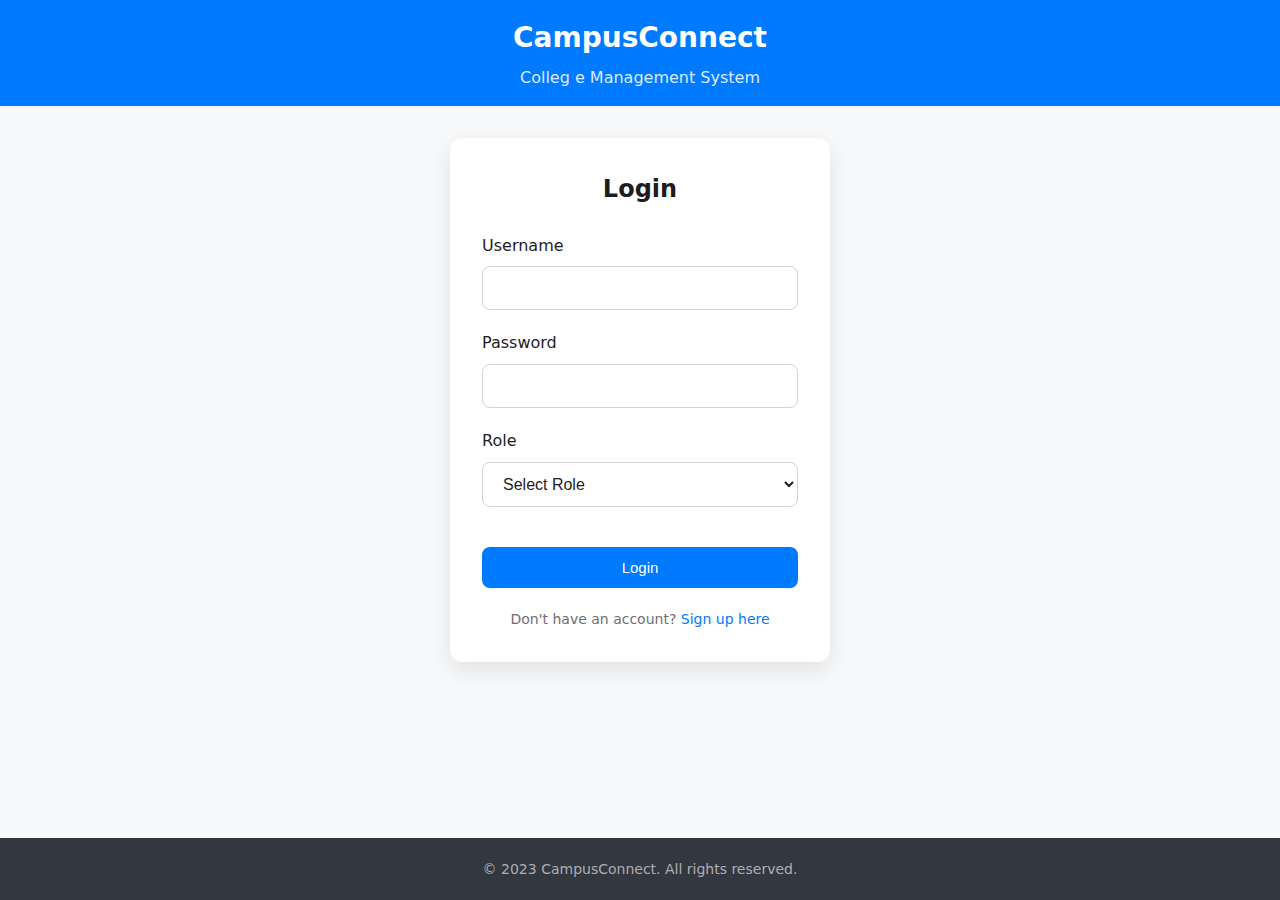
<file: index.html>
<!DOCTYPE html>
<html lang="en">
<head>
    <meta charset="UTF-8">
    <meta name="viewport" content="width=device-width, initial-scale=1.0">
    <title>CampusConnect - Login</title>
    <link rel="stylesheet" href="css/styles.css">
    <script src="js/config.js" defer></script>
    <script src="js/auth.js" defer></script>
    <script src="js/init.js" defer></script> <!-- Added init.js -->
</head>
<body>
    <header class="page-header"> <!-- Added class -->
        <h1>CampusConnect</h1>
        <p>Colleg   e Management System</p>
    </header>
    <div class="container">
        <main>
            <div class="login-container">
                <h2>Login</h2>
                <form id="loginForm">
                    <div class="form-group">
                        <label for="username">Username</label>
                        <input type="text" id="username" name="username" required>
                    </div>
                    <div class="form-group">
                        <label for="password">Password</label>
                        <input type="password" id="password" name="password" required>
                    </div>
                    <div class="form-group">
                        <label for="loginRole">Role</label>
                        <select id="loginRole" name="loginRole" required>
                            <option value="">Select Role</option>
                            <option value="student">Student</option>
                            <option value="faculty">Faculty</option>
                            <option value="admin">Admin</option>
                        </select>
                    </div>
                    <button type="submit" class="btn btn-primary">Login</button>
                </form>
                <div id="error-message" class="error-message"></div>
                <p class="signup-link">Don't have an account? <a href="pages/signup.html">Sign up here</a></p>
            </div>
        </main>
    </div>
    <footer class="page-footer"> <!-- Added class -->
        <p>&copy; 2023 CampusConnect. All rights reserved.</p>
    </footer>

    <script>
        document.addEventListener('DOMContentLoaded', function() {
            // If user is already logged in, redirect them
            const loggedInUser = localStorage.getItem('currentUser') || sessionStorage.getItem('currentUser');
            if (loggedInUser) {
                try {
                    const user = JSON.parse(loggedInUser);
                    if (user && user.role) {
                        redirectToDashboard(user.role);
                        return; // Stop further execution if redirected
                    }
                } catch (e) {
                    console.error("Error parsing stored user data:", e);
                    // Clear potentially corrupted data
                    localStorage.removeItem('currentUser');
                    sessionStorage.removeItem('currentUser');
                }
            }

            document.getElementById('loginForm').addEventListener('submit', function(e) {
                e.preventDefault();
                
                const username = document.getElementById('username').value;
                const password = document.getElementById('password').value;
                const roleFromForm = document.getElementById('loginRole').value;
                const errorMessageElement = document.getElementById('error-message');
                errorMessageElement.textContent = ''; // Clear previous errors

                if (!username || !password || !roleFromForm) {
                    errorMessageElement.textContent = 'Please fill in all fields.';
                    return;
                }
                
                try {
                    const users = JSON.parse(localStorage.getItem('campus_users')) || [];
                    const foundUser = users.find(user => 
                        user.username === username && 
                        user.password === password && // Plain text comparison (highly insecure)
                        user.role === roleFromForm
                    );

                    if (foundUser) {
                        const currentUser = {
                            id: foundUser.id, // Added user ID
                            username: foundUser.username,
                            fullName: foundUser.fullName,
                            email: foundUser.email,
                            role: foundUser.role
                        };
                        // Store in localStorage for persistence across browser sessions,
                        // or sessionStorage for session-only persistence.
                        // For this example, let's use localStorage.
                        localStorage.setItem('currentUser', JSON.stringify(currentUser));
                        // Storing role separately might still be useful if other parts of the app expect it directly
                        localStorage.setItem(CONFIG.STORAGE_KEYS.USER_ROLE, foundUser.role); 

                        redirectToDashboard(foundUser.role);
                    } else {
                        errorMessageElement.textContent = 'Login failed. Please check your credentials and role.';
                    }
                } catch (error) {
                    console.error('Login error:', error);
                    errorMessageElement.textContent = 'An error occurred during login. Please try again.';
                }
            });
        });

        function redirectToDashboard(role) {
            if (role === CONFIG.ROLES.STUDENT) {
                window.location.href = 'pages/student.html';
            } else if (role === CONFIG.ROLES.FACULTY) {
                window.location.href = 'pages/faculty.html';
            } else if (role === CONFIG.ROLES.ADMIN) {
                window.location.href = 'pages/admin.html';
            } else {
                console.error('Unknown role:', role);
                document.getElementById('error-message').textContent = 'Login successful, but role is unknown. Cannot redirect.';
            }
        }
    </script>
</body>
</html>
</file>
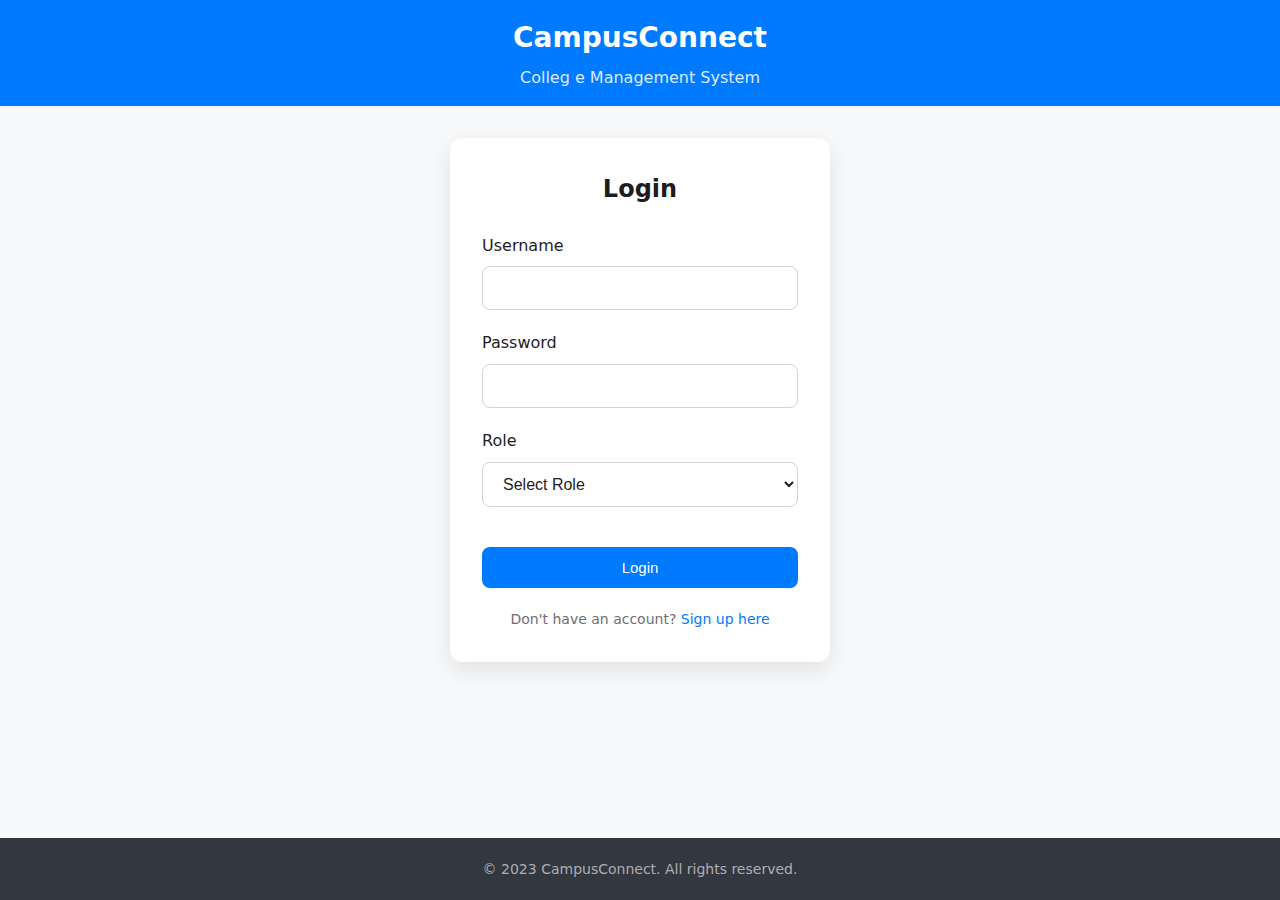
<file: admin.html>
<!DOCTYPE html>
<html lang="en">
<head>
    <meta charset="UTF-8">
    <meta name="viewport" content="width=device-width, initial-scale=1.0">
    <title>Admin Dashboard - CampusConnect</title>
    <link rel="stylesheet" href="../css/styles.css">
    <script src="../js/config.js"></script>
    <script src="../js/auth.js"></script>
    <script src="../js/getCurrentUser.js"></script>
    <script src="../js/admin.js"></script> <!-- Added admin functions -->
</head>
<body class="role-admin">
    <div class="container">
        <nav class="nav">
            <div class="nav-container">
                <div class="nav-logo">CampusConnect</div>
                <ul class="nav-menu">
                    <li class="nav-item"><a href="#" class="nav-link" id="nav-dashboard">Dashboard</a></li>
                    <li class="nav-item"><a href="#" class="nav-link" id="nav-users">Users</a></li>
                    <li class="nav-item"><a href="#" class="nav-link" id="nav-entry-logs">Entry Logs</a></li>
                    <li class="nav-item"><a href="#" class="nav-link" id="nav-certificates">Certificates</a></li>
                    <li class="nav-item"><a href="#" class="nav-link" id="nav-notifications">Notifications</a></li>
                    <li class="nav-item"><a href="#" class="nav-link" id="nav-events">Events</a></li>
                    <li class="nav-item"><a href="#" class="nav-link" id="nav-departments">Departments</a></li>
                    <li class="nav-item"><a href="#" class="nav-link" id="nav-courses">Courses</a></li>
                    <li class="nav-item"><a href="#" class="nav-link" id="nav-settings">Settings</a></li>
                    <li class="nav-item"><a href="#" class="nav-link" id="logout-btn">Logout</a></li>
                </ul>
            </div>
        </nav>

        <header>
            <h1>Admin Dashboard</h1>
            <p>Welcome, <span id="admin-name">Admin</span></p>
        </header>

        <main>
            <!-- Dashboard Overview Section -->
            <section id="dashboard-section" class="dashboard-section">
                <div class="dashboard-stats">
                    <div class="stat-card">
                        <div class="stat-icon">👨‍🎓</div>
                        <div class="stat-info">
                            <h3>Students</h3>
                            <p class="stat-number" id="total-students">0</p>
                            <p class="stat-label">Registered Students</p>
                        </div>
                    </div>
                    <div class="stat-card">
                        <div class="stat-icon">👨‍🏫</div>
                        <div class="stat-info">
                            <h3>Faculty</h3>
                            <p class="stat-number" id="total-faculty">0</p>
                            <p class="stat-label">Faculty Members</p>
                        </div>
                    </div>
                    <div class="stat-card">
                        <div class="stat-icon">📚</div>
                        <div class="stat-info">
                            <h3>Courses</h3>
                            <p class="stat-number" id="total-courses">0</p>
                            <p class="stat-label">Active Courses</p>
                        </div>
                    </div>
                    <div class="stat-card">
                        <div class="stat-icon">🏢</div>
                        <div class="stat-info">
                            <h3>Departments</h3>
                            <p class="stat-number" id="total-departments">0</p>
                            <p class="stat-label">Academic Departments</p>
                        </div>
                    </div>
                </div>
                
                <div class="dashboard-row">
                    <div class="card">
                        <h2>System Overview</h2>
                        <p>Welcome to the CampusConnect Admin Dashboard. From here, you can manage all aspects of the college management system.</p>
                        <p>Use the navigation menu to access different sections of the admin panel.</p>
                        <ul>
                            <li><strong>Users:</strong> Manage students, faculty, and admin accounts</li>
                            <li><strong>Departments:</strong> Add, edit, or remove academic departments</li>
                            <li><strong>Courses:</strong> Manage course offerings and assignments</li>
                            <li><strong>Settings:</strong> Configure system settings and preferences</li>
                        </ul>
                    </div>
                    
                    <div class="card">
                        <h2>Recent Activities</h2>
                        <div id="recent-activities">
                            <div class="activity-item">
                                <h4>New User Registration</h4>
                                <p>A new faculty member has registered.</p>
                                <p class="activity-meta">Today, 10:30 AM</p>
                            </div>
                            <div class="activity-item">
                                <h4>Course Added</h4>
                                <p>Introduction to Computer Science course was added.</p>
                                <p class="activity-meta">Yesterday, 2:15 PM</p>
                            </div>
                            <div class="activity-item">
                                <h4>System Update</h4>
                                <p>System was updated to the latest version.</p>
                                <p class="activity-meta">Oct 15, 2023</p>
                            </div>
                        </div>
                    </div>
                </div>
            </section>

            <!-- Users Section -->
            <section id="users-section" class="dashboard-section" style="display: none;">
                <div class="card">
                    <h2>Add New User</h2>
                    <form id="add-user-form">
                        <div class="form-group">
                            <label for="user-name">Full Name</label>
                            <input type="text" id="user-name" name="name" required>
                        </div>
                        <div class="form-group">
                            <label for="user-email">Email</label>
                            <input type="email" id="user-email" name="email" required>
                        </div>
                        <div class="form-group">
                            <label for="user-username">Username</label>
                            <input type="text" id="user-username" name="username" required>
                        </div>
                        <div class="form-group">
                            <label for="user-password">Password</label>
                            <input type="password" id="user-password" name="password" required>
                        </div>
                        <div class="form-group">
                            <label for="user-role">Role</label>
                            <select id="user-role" name="role" required>
                                <option value="">Select Role</option>
                                <option value="student">Student</option>
                                <option value="faculty">Faculty</option>
                                <option value="admin">Admin</option>
                            </select>
                        </div>
                        <button type="submit" class="btn btn-primary">Add User</button>
                    </form>
                    <div id="user-message" class="message"></div>
                </div>

                <div class="card">
                    <h2>View All Students</h2>
                    <table class="data-table">
                        <thead>
                            <tr>
                                <th>ID</th>
                                <th>Name</th>
                                <th>Email</th>
                                <th>Department</th>
                                <th>Year</th>
                                <th>Actions</th>
                            </tr>
                        </thead>
                        <tbody id="students-table-body">
                            <!-- Student data will be loaded here by JavaScript -->
                            <tr><td colspan="6">Loading students...</td></tr>
                        </tbody>
                    </table>
                </div>
            </section>

            <!-- Entry Logs Section -->
            <section id="entry-logs-section" class="dashboard-section" style="display: none;">
                <div class="card">
                    <h2>Add New Entry Log</h2>
                    <form id="add-log-form">
                        <div class="form-group">
                            <label for="log-type">Log Type</label>
                            <select id="log-type" name="logType" required>
                                <option value="">Select Type</option>
                                <option value="visitor">Visitor</option>
                                <option value="event_entry">Event Entry</option>
                                <option value="delivery">Delivery</option>
                                <option value="maintenance">Maintenance</option>
                            </select>
                        </div>
                        <div class="form-group">
                            <label for="log-name">Name / Event / Item</label>
                            <input type="text" id="log-name" name="name" required>
                        </div>
                        <div class="form-group">
                            <label for="log-date">Date</label>
                            <input type="date" id="log-date" name="date" required>
                        </div>
                        <div class="form-group">
                            <label for="log-time">Time</label>
                            <input type="time" id="log-time" name="time" required>
                        </div>
                        <div class="form-group">
                            <label for="log-purpose">Purpose / Details</label>
                            <textarea id="log-purpose" name="purpose" rows="3" required></textarea>
                        </div>
                        <button type="submit" class="btn btn-primary">Add Log Entry</button>
                    </form>
                    <div id="log-message" class="message"></div>
                </div>
                <div class="card">
                    <h2>View Entry Logs</h2>
                    <table class="data-table">
                        <thead>
                            <tr>
                                <th>Type</th>
                                <th>Name/Event</th>
                                <th>Date</th>
                                <th>Time</th>
                                <th>Purpose</th>
                            </tr>
                        </thead>
                        <tbody id="logs-table-body">
                            <!-- Log data will be loaded here -->
                            <tr><td colspan="5">Loading logs...</td></tr>
                        </tbody>
                    </table>
                </div>
            </section>

            <!-- Certificates Section -->
            <section id="certificates-section" class="dashboard-section" style="display: none;">
                <div class="card">
                    <h2>Issue Certificate</h2>
                    <form id="issue-certificate-form">
                        <div class="form-group">
                            <label for="certificate-student">Student</label>
                            <select id="certificate-student" name="studentId" required>
                                <option value="">Select Student</option>
                                <!-- Students will be loaded here by loadStudentsForCertificate() -->
                            </select>
                        </div>
                        <div class="form-group">
                            <label for="certificate-type">Certificate Type</label>
                            <input type="text" id="certificate-type" name="certificateType" placeholder="e.g., Course Completion, Dean's List" required>
                        </div>
                        <div class="form-group">
                            <label for="certificate-course">Course/Event Name (if applicable)</label>
                            <input type="text" id="certificate-course" name="courseName">
                        </div>
                        <div class="form-group">
                            <label for="certificate-date">Issue Date</label>
                            <input type="date" id="certificate-date" name="issueDate" required>
                        </div>
                        <button type="submit" class="btn btn-primary">Issue Certificate</button>
                    </form>
                    <div id="certificate-message" class="message"></div>
                </div>
            </section>

            <!-- Notifications Section -->
            <section id="notifications-section" class="dashboard-section" style="display: none;">
                <div class="card">
                    <h2>Send Campus-Wide Notification</h2>
                    <form id="send-notification-form">
                        <div class="form-group">
                            <label for="notification-title">Title</label>
                            <input type="text" id="notification-title" name="title" required>
                        </div>
                        <div class="form-group">
                            <label for="notification-message-text">Message</label> <!-- Changed ID to avoid conflict with other message elements -->
                            <textarea id="notification-message-text" name="message" rows="4" required></textarea>
                        </div>
                        <div class="form-group">
                            <label for="notification-target">Target Audience</label>
                            <select id="notification-target" name="target" required>
                                <option value="all">All Users</option>
                                <option value="students">Students Only</option>
                                <option value="faculty">Faculty Only</option>
                            </select>
                        </div>
                        <div class="form-group">
                            <label for="notification-priority">Priority</label>
                            <select id="notification-priority" name="priority" required>
                                <option value="normal">Normal</option>
                                <option value="high">High</option>
                                <option value="urgent">Urgent</option>
                            </select>
                        </div>
                        <button type="submit" class="btn btn-primary">Send Notification</button>
                    </form>
                    <div id="notification-status-message" class="message"></div>
                </div>
            </section>

            <!-- Events Section -->
            <section id="events-section" class="dashboard-section" style="display: none;">
                <div class="card">
                    <h2>Create New Event</h2>
                    <form id="create-event-form">
                        <div class="form-group">
                            <label for="event-title">Event Title</label>
                            <input type="text" id="event-title" name="title" required>
                        </div>
                        <div class="form-group">
                            <label for="event-description">Description</label>
                            <textarea id="event-description" name="description" rows="3" required></textarea>
                        </div>
                        <div class="form-group">
                            <label for="event-start-date">Start Date & Time</label>
                            <input type="datetime-local" id="event-start-date" name="startDate" required>
                        </div>
                        <div class="form-group">
                            <label for="event-end-date">End Date & Time</label>
                            <input type="datetime-local" id="event-end-date" name="endDate" required>
                        </div>
                        <div class="form-group">
                            <label for="event-location">Location</label>
                            <input type="text" id="event-location" name="location" required>
                        </div>
                        <div class="form-group">
                            <label for="event-organizer">Organizer (Department/Club)</label>
                            <input type="text" id="event-organizer" name="organizer" required>
                        </div>
                        <div class="form-group">
                            <label for="event-capacity">Capacity</label>
                            <input type="number" id="event-capacity" name="capacity" min="0" required>
                        </div>
                        <div class="form-group">
                            <label for="event-type">Event Type</label>
                            <select id="event-type" name="type" required>
                                <option value="">Select Type</option>
                                <option value="workshop">Workshop</option>
                                <option value="seminar">Seminar</option>
                                <option value="conference">Conference</option>
                                <option value="cultural">Cultural</option>
                                <option value="sports">Sports</option>
                                <option value="tech-fest">Tech Fest</option>
                                <option value="hackathon">Hackathon</option>
                                <option value="other">Other</option>
                            </select>
                        </div>
                        <div class="form-group">
                            <label for="event-visibility">Visibility</label>
                            <select id="event-visibility" name="isPublic" required>
                                <option value="true">Public (Visible to all)</option>
                                <option value="false">Private (Invite only or specific groups)</option>
                            </select>
                        </div>
                        <button type="submit" class="btn btn-primary">Create Event</button>
                    </form>
                    <div id="event-message" class="message"></div>
                </div>
                <div class="card">
                    <h2>Manage Events</h2>
                    <table class="data-table">
                        <thead>
                            <tr>
                                <th>Title</th>
                                <th>Date</th>
                                <th>Location</th>
                                <th>Type</th>
                                <th>Capacity</th>
                                <th>Registered</th>
                                <th>Status</th>
                                <th>Actions</th>
                            </tr>
                        </thead>
                        <tbody id="events-table-body">
                            <!-- Event data will be loaded here -->
                            <tr><td colspan="8">Loading events...</td></tr>
                        </tbody>
                    </table>
                </div>
                 <div class="card">
                    <h2>Event Analytics</h2>
                    <div class="charts-container"> <!-- Basic container for charts -->
                        <div class="chart-placeholder" id="events-by-type-chart"><p>Events by Type Chart (Placeholder)</p></div>
                        <div class="chart-placeholder" id="popular-locations-chart"><p>Popular Locations Chart (Placeholder)</p></div>
                        <div class="chart-placeholder" id="attendance-rate-chart"><p>Attendance Rate Chart (Placeholder)</p></div>
                        <div class="chart-placeholder" id="registration-trends-chart"><p>Registration Trends Chart (Placeholder)</p></div>
                    </div>
                </div>
            </section>

            <!-- Departments Section -->
            <section id="departments-section" class="dashboard-section" style="display: none;">
                <div class="card">
                    <h2>Add New Department</h2>
                    <form id="add-department-form">
                        <div class="form-group">
                            <label for="dept-name">Department Name</label>
                            <input type="text" id="dept-name" name="deptName" required>
                        </div>
                        <div class="form-group">
                            <label for="dept-code">Department Code</label>
                            <input type="text" id="dept-code" name="deptCode" required>
                        </div>
                        <div class="form-group">
                            <label for="dept-head">Department Head (Optional)</label>
                            <input type="text" id="dept-head" name="deptHead">
                        </div>
                        <div class="form-group">
                            <label for="dept-description">Description (Optional)</label>
                            <textarea id="dept-description" name="deptDescription" rows="3"></textarea>
                        </div>
                        <button type="submit" class="btn btn-primary">Add Department</button>
                    </form>
                    <div id="department-message" class="message"></div>
                </div>

                <div class="card">
                    <h2>Manage Departments</h2>
                    <table class="data-table">
                        <thead>
                            <tr>
                                <th>ID</th>
                                <th>Name</th>
                                <th>Code</th>
                                <th>Head</th>
                                <th>Actions</th>
                            </tr>
                        </thead>
                        <tbody id="departments-table-body">
                            <!-- Department data will be loaded here by JavaScript -->
                            <tr><td colspan="5">Loading departments...</td></tr>
                        </tbody>
                    </table>
                </div>
            </section>

            <!-- Courses Section -->
            <section id="courses-section" class="dashboard-section" style="display: none;">
                <div class="card">
                    <h2>Add New Course</h2>
                    <form id="add-course-form">
                        <div class="form-group">
                            <label for="course-name">Course Name</label>
                            <input type="text" id="course-name" name="courseName" required>
                        </div>
                        <div class="form-group">
                            <label for="course-code">Course Code</label>
                            <input type="text" id="course-code" name="courseCode" required>
                        </div>
                        <div class="form-group">
                            <label for="course-department">Department</label>
                            <select id="course-department" name="courseDepartment" required>
                                <option value="">Select Department</option>
                                <!-- Departments will be loaded here by JavaScript -->
                            </select>
                        </div>
                        <div class="form-group">
                            <label for="course-credits">Credits</label>
                            <input type="number" id="course-credits" name="courseCredits" min="1" max="5" required>
                        </div>
                        <div class="form-group">
                            <label for="course-instructor">Instructor (Optional)</label>
                            <input type="text" id="course-instructor" name="courseInstructor">
                        </div>
                        <div class="form-group">
                            <label for="course-description">Description (Optional)</label>
                            <textarea id="course-description" name="courseDescription" rows="3"></textarea>
                        </div>
                        <button type="submit" class="btn btn-primary">Add Course</button>
                    </form>
                    <div id="course-message" class="message"></div>
                </div>

                <div class="card">
                    <h2>Manage Courses</h2>
                    <table class="data-table">
                        <thead>
                            <tr>
                                <th>ID</th>
                                <th>Name</th>
                                <th>Code</th>
                                <th>Department</th>
                                <th>Credits</th>
                                <th>Instructor</th>
                                <th>Actions</th>
                            </tr>
                        </thead>
                        <tbody id="courses-table-body">
                            <!-- Course data will be loaded here by JavaScript -->
                            <tr><td colspan="7">Loading courses...</td></tr>
                        </tbody>
                    </table>
                </div>
            </section>

            <!-- Settings Section -->
            <section id="settings-section" class="dashboard-section" style="display: none;">
                <div class="card">
                    <h2>Application Data Management</h2>
                    <p>Manage application data stored in your browser's local storage.</p>
                    <div class="form-group">
                        <button id="clear-local-storage-btn" class="btn btn-danger">Clear All Application Data</button>
                        <p class="help-text">Warning: This will remove all users, departments, courses, logs, and other data stored by this application in your browser. This action cannot be undone.</p>
                    </div>
                    <div id="settings-message" class="message"></div>
                </div>
                 <div class="card">
                    <h2>Theme Settings (Conceptual)</h2>
                    <p>Theme settings would go here (e.g., dark mode toggle).</p>
                    <div class="form-group">
                        <label for="theme-select">Select Theme:</label>
                        <select id="theme-select" name="theme">
                            <option value="light">Light Mode</option>
                            <option value="dark" disabled>Dark Mode (Coming Soon)</option>
                        </select>
                    </div>
                </div>
            </section>
        </main>

        <footer>
            <p>&copy; 2023 CampusConnect. All rights reserved.</p>
        </footer>
    </div>

    <script>
        document.addEventListener('DOMContentLoaded', function() {
            // Check if user has permission to access this page
            const user = getCurrentUser();
            if (!user || user.role !== 'admin') {
                alert('You do not have permission to access this page.');
                window.location.href = '../index.html';
                return;
            }
            
            // Set admin name
            document.getElementById('admin-name').textContent = user.name || 'Admin';
            
            // Setup navigation
            document.getElementById('nav-dashboard').addEventListener('click', function(e) {
                e.preventDefault();
                showSection('dashboard-section');
            });
            
            document.getElementById('nav-users').addEventListener('click', function(e) {
                e.preventDefault();
                showSection('users-section');
                if (typeof loadStudents === 'function') {
                    loadStudents();
                } else {
                    console.error('loadStudents function not found.');
                    const studentsTableBody = document.getElementById('students-table-body');
                    if (studentsTableBody) {
                        studentsTableBody.innerHTML = '<tr><td colspan="6" class="error-message">Error loading students. Function not available.</td></tr>';
                    }
                }
            });

            // Add User form submission
            const addUserForm = document.getElementById('add-user-form');
            if (addUserForm) {
                addUserForm.addEventListener('submit', function(e) {
                    e.preventDefault();
                    if (typeof addUser === 'function') {
                        addUser();
                    } else {
                        console.error('addUser function not found.');
                        const userMessage = document.getElementById('user-message');
                        if (userMessage) {
                            userMessage.textContent = 'Error: Add user functionality not available.';
                            userMessage.className = 'message error-message';
                        }
                    }
                });
            }
            
            // Entry Logs
            document.getElementById('nav-entry-logs').addEventListener('click', function(e) {
                e.preventDefault();
                showSection('entry-logs-section');
                if (typeof loadLogs === 'function') {
                    loadLogs();
                } else {
                    console.error('loadLogs function not found.');
                    document.getElementById('logs-table-body').innerHTML = '<tr><td colspan="5" class="error-message">Error loading logs. Function not available.</td></tr>';
                }
            });
            const addLogForm = document.getElementById('add-log-form');
            if (addLogForm) {
                addLogForm.addEventListener('submit', function(e) {
                    e.preventDefault();
                    if (typeof addLog === 'function') {
                        addLog();
                    } else {
                        console.error('addLog function not found.');
                        document.getElementById('log-message').textContent = 'Error: Add log functionality not available.';
                        document.getElementById('log-message').className = 'message error-message';
                    }
                });
            }

            // Certificates
            document.getElementById('nav-certificates').addEventListener('click', function(e) {
                e.preventDefault();
                showSection('certificates-section');
                if (typeof loadStudentsForCertificate === 'function') {
                    loadStudentsForCertificate();
                } else {
                    console.error('loadStudentsForCertificate function not found.');
                    // Optionally, display an error in the student dropdown or a message
                }
            });
            const issueCertificateForm = document.getElementById('issue-certificate-form');
            if (issueCertificateForm) {
                issueCertificateForm.addEventListener('submit', function(e) {
                    e.preventDefault();
                    if (typeof issueCertificate === 'function') {
                        issueCertificate();
                    } else {
                        console.error('issueCertificate function not found.');
                        document.getElementById('certificate-message').textContent = 'Error: Issue certificate functionality not available.';
                        document.getElementById('certificate-message').className = 'message error-message';
                    }
                });
            }

            // Notifications
            document.getElementById('nav-notifications').addEventListener('click', function(e) {
                e.preventDefault();
                showSection('notifications-section');
            });
            const sendNotificationForm = document.getElementById('send-notification-form');
            if (sendNotificationForm) {
                sendNotificationForm.addEventListener('submit', function(e) {
                    e.preventDefault();
                    if (typeof sendNotification === 'function') {
                        // Correct the function call to pass the message element ID
                        sendNotification('notification-status-message'); 
                    } else {
                        console.error('sendNotification function not found.');
                        document.getElementById('notification-status-message').textContent = 'Error: Send notification functionality not available.';
                        document.getElementById('notification-status-message').className = 'message error-message';
                    }
                });
            }

            // Events
            document.getElementById('nav-events').addEventListener('click', function(e) {
                e.preventDefault();
                showSection('events-section');
                if (typeof loadEvents === 'function') {
                    loadEvents();
                } else {
                    console.error('loadEvents function not found.');
                    document.getElementById('events-table-body').innerHTML = '<tr><td colspan="8" class="error-message">Error loading events. Function not available.</td></tr>';
                }
            });
            const createEventForm = document.getElementById('create-event-form');
            if (createEventForm) {
                createEventForm.addEventListener('submit', function(e) {
                    e.preventDefault();
                    if (typeof createEvent === 'function') {
                        createEvent();
                    } else {
                        console.error('createEvent function not found.');
                        document.getElementById('event-message').textContent = 'Error: Create event functionality not available.';
                        document.getElementById('event-message').className = 'message error-message';
                    }
                });
            }
            
            document.getElementById('nav-departments').addEventListener('click', function(e) {
                e.preventDefault();
                showSection('departments-section');
                if (typeof loadDepartments === 'function') {
                    loadDepartments();
                } else {
                    console.error('loadDepartments function not found.');
                    document.getElementById('departments-table-body').innerHTML = '<tr><td colspan="5" class="error-message">Error loading departments. Function not available.</td></tr>';
                }
            });
            const addDepartmentForm = document.getElementById('add-department-form');
            if (addDepartmentForm) {
                addDepartmentForm.addEventListener('submit', function(e) {
                    e.preventDefault();
                    if (typeof addDepartment === 'function') {
                        addDepartment();
                    } else {
                        console.error('addDepartment function not found.');
                        document.getElementById('department-message').textContent = 'Error: Add department functionality not available.';
                        document.getElementById('department-message').className = 'message error-message';
                    }
                });
            }
            
            document.getElementById('nav-courses').addEventListener('click', function(e) {
                e.preventDefault();
                showSection('courses-section');
                if (typeof loadCourses === 'function') {
                    loadCourses();
                } else {
                    console.error('loadCourses function not found.');
                    document.getElementById('courses-table-body').innerHTML = '<tr><td colspan="7" class="error-message">Error loading courses. Function not available.</td></tr>';
                }
                if (typeof loadDepartmentsForCourseForm === 'function') { // To populate department dropdown in course form
                    loadDepartmentsForCourseForm();
                }
            });
            const addCourseForm = document.getElementById('add-course-form');
            if (addCourseForm) {
                addCourseForm.addEventListener('submit', function(e) {
                    e.preventDefault();
                    if (typeof addCourse === 'function') {
                        addCourse();
                    } else {
                        console.error('addCourse function not found.');
                        document.getElementById('course-message').textContent = 'Error: Add course functionality not available.';
                        document.getElementById('course-message').className = 'message error-message';
                    }
                });
            }
            
            document.getElementById('nav-settings').addEventListener('click', function(e) {
                e.preventDefault();
                showSection('settings-section');
                // Add event listener for the clear data button if it's now visible
                const clearDataBtn = document.getElementById('clear-local-storage-btn');
                if (clearDataBtn && !clearDataBtn.hasAttribute('listener')) { // Avoid adding multiple listeners
                    clearDataBtn.setAttribute('listener', 'true');
                    clearDataBtn.addEventListener('click', function() {
                        if (typeof clearAllApplicationData === 'function') {
                            clearAllApplicationData();
                        } else {
                            console.error('clearAllApplicationData function not found.');
                            document.getElementById('settings-message').textContent = 'Error: Clear data functionality not available.';
                            document.getElementById('settings-message').className = 'message error-message';
                        }
                    });
                }
            });
            
            document.getElementById('logout-btn').addEventListener('click', function(e) {
                e.preventDefault();
                logout();
            });
            
            // Load dashboard data
            if (typeof loadAdminDashboardData === 'function') {
                loadAdminDashboardData();
            } else {
                console.error('loadAdminDashboardData function not found in admin.js');
            }
        });
        
        // Show the specified section and hide others
        function showSection(sectionId) {
            // Hide all sections
            const sections = document.querySelectorAll('.dashboard-section');
            sections.forEach(section => {
                section.style.display = 'none';
            });
            
            // Show the selected section
            const sectionElement = document.getElementById(sectionId);
            if (sectionElement) {
                sectionElement.style.display = 'block';
            } else {
                console.error(`Section with ID ${sectionId} not found.`);
            }
        }
    </script>
</body>
</html>
</file>
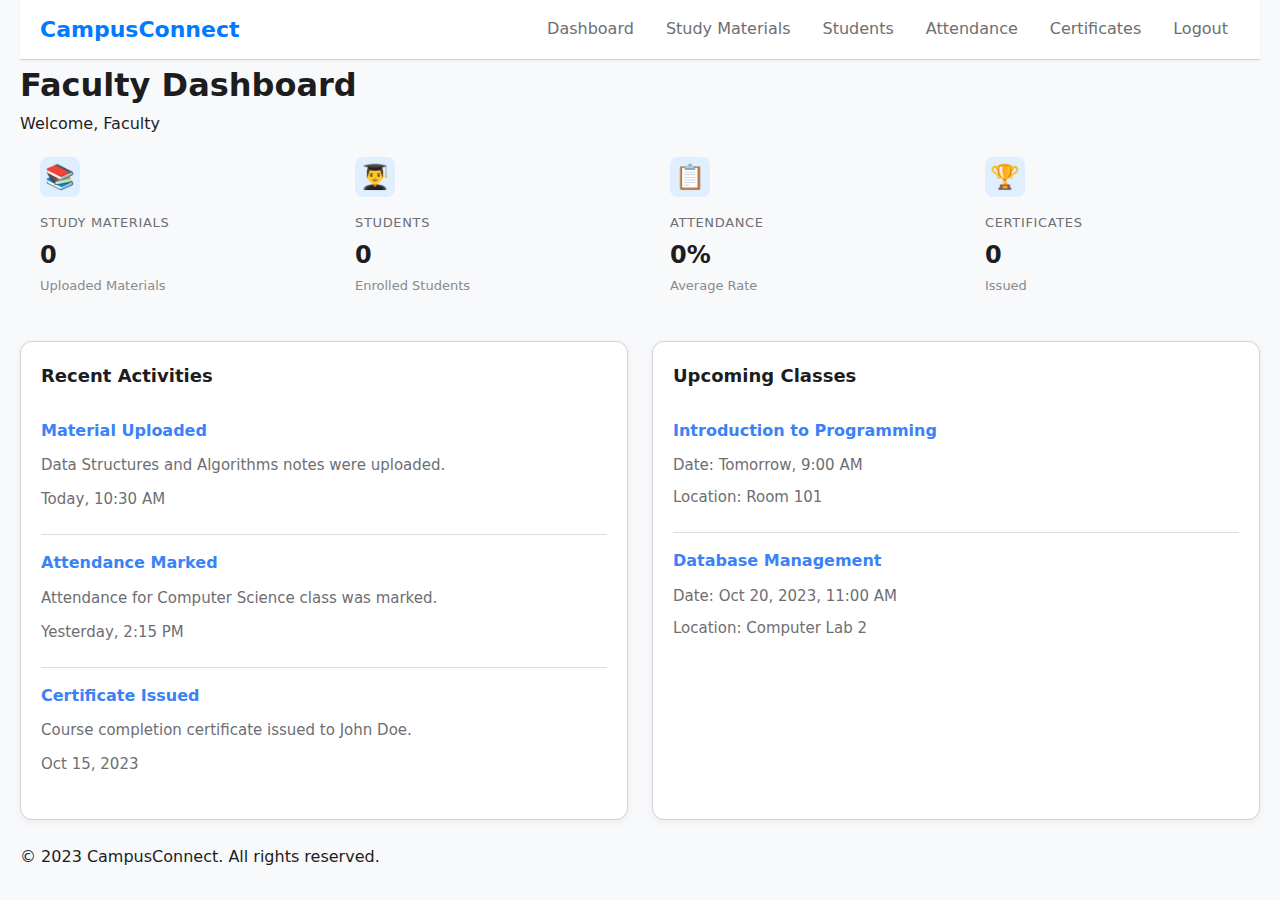
<file: faculty.html>
<!DOCTYPE html>
<html lang="en">
<head>
    <meta charset="UTF-8">
    <meta name="viewport" content="width=device-width, initial-scale=1.0">
    <title>Faculty Dashboard - CampusConnect</title>
    <link rel="stylesheet" href="../css/styles.css">
    <link rel="stylesheet" href="../css/student_panel.css">
    <script src="../js/config.js"></script>
    <script src="../js/auth.js"></script>
    <script src="../js/getCurrentUser.js"></script>
    <script src="../js/utils.js" defer></script>
    <script src="../js/faculty_functions.js" defer></script> <!-- Added faculty functions -->
    <script src="../js/simple_student_loader.js" defer></script>
    <script src="../js/faculty_functions_add_student.js" defer></script>
    <script src="../js/student_panel.js" defer></script>
    <script src="../js/certificate_functions.js" defer></script>
    <script src="../js/attendance_functions.js" defer></script>
    <script src="../js/init.js" defer></script>
</head>
<body class="role-faculty">
    <div class="container">
        <nav class="nav">
            <div class="nav-container">
                <div class="nav-logo">CampusConnect</div>
                <ul class="nav-menu">
                    <li class="nav-item"><a href="#" class="nav-link" id="nav-dashboard">Dashboard</a></li>
                    <li class="nav-item"><a href="#" class="nav-link" id="nav-materials">Study Materials</a></li>
                    <li class="nav-item"><a href="#" class="nav-link" id="nav-students">Students</a></li>
                    <li class="nav-item"><a href="#" class="nav-link" id="nav-attendance">Attendance</a></li>
                    <li class="nav-item"><a href="#" class="nav-link" id="nav-certificates">Certificates</a></li>
                    <li class="nav-item"><a href="#" class="nav-link" id="logout-btn">Logout</a></li>
                </ul>
            </div>
        </nav>

        <header>
            <h1>Faculty Dashboard</h1>
            <p>Welcome, <span id="faculty-name">Faculty</span></p>
        </header>

        <main>
            <!-- Dashboard Overview Section -->
            <section id="dashboard-section" class="dashboard-section">
                <div class="dashboard-stats">
                    <div class="stat-card">
                        <div class="stat-icon">📚</div>
                        <div class="stat-info">
                            <h3>Study Materials</h3>
                            <p class="stat-number" id="total-materials">0</p>
                            <p class="stat-label">Uploaded Materials</p>
                        </div>
                    </div>
                    <div class="stat-card">
                        <div class="stat-icon">👨‍🎓</div>
                        <div class="stat-info">
                            <h3>Students</h3>
                            <p class="stat-number" id="total-students">0</p>
                            <p class="stat-label">Enrolled Students</p>
                        </div>
                    </div>
                    <div class="stat-card">
                        <div class="stat-icon">📋</div>
                        <div class="stat-info">
                            <h3>Attendance</h3>
                            <p class="stat-number" id="attendance-rate">0%</p>
                            <p class="stat-label">Average Rate</p>
                        </div>
                    </div>
                    <div class="stat-card">
                        <div class="stat-icon">🏆</div>
                        <div class="stat-info">
                            <h3>Certificates</h3>
                            <p class="stat-number" id="total-certificates">0</p>
                            <p class="stat-label">Issued</p>
                        </div>
                    </div>
                </div>
                
                <div class="dashboard-row">
                    <div class="card">
                        <h2>Recent Activities</h2>
                        <div id="recent-activities">
                            <div class="activity-item">
                                <h4>Material Uploaded</h4>
                                <p>Data Structures and Algorithms notes were uploaded.</p>
                                <p class="activity-meta">Today, 10:30 AM</p>
                            </div>
                            <div class="activity-item">
                                <h4>Attendance Marked</h4>
                                <p>Attendance for Computer Science class was marked.</p>
                                <p class="activity-meta">Yesterday, 2:15 PM</p>
                            </div>
                            <div class="activity-item">
                                <h4>Certificate Issued</h4>
                                <p>Course completion certificate issued to John Doe.</p>
                                <p class="activity-meta">Oct 15, 2023</p>
                            </div>
                        </div>
                    </div>
                    
                    <div class="card">
                        <h2>Upcoming Classes</h2>
                        <div id="upcoming-classes">
                            <div class="class-item">
                                <h4>Introduction to Programming</h4>
                                <p>Date: Tomorrow, 9:00 AM</p>
                                <p>Location: Room 101</p>
                            </div>
                            <div class="class-item">
                                <h4>Database Management</h4>
                                <p>Date: Oct 20, 2023, 11:00 AM</p>
                                <p>Location: Computer Lab 2</p>
                            </div>
                        </div>
                    </div>
                </div>
            </section>

            <!-- Study Materials Section -->
            <section id="materials-section" class="dashboard-section" style="display: none;">
                <div class="card">
                    <h2>Upload Study Material</h2>
                    <form id="upload-material-form">
                        <div class="form-group">
                            <label for="material-title">Title</label>
                            <input type="text" id="material-title" name="title" required>
                        </div>
                        <div class="form-group">
                            <label for="material-description">Description</label>
                            <textarea id="material-description" name="description" rows="3" required></textarea>
                        </div>
                        <div class="form-group">
                            <label for="material-type">Type</label>
                            <select id="material-type" name="type" required>
                                <option value="">Select Type</option>
                                <option value="pdf">PDF Document</option>
                                <option value="link">External Link</option>
                                <option value="text">Text Content</option>
                                <option value="video">Video</option>
                            </select>
                        </div>
                        <div class="form-group" id="pdf-upload-group" style="display: none;">
                            <label for="material-file">PDF File</label>
                            <input type="file" id="material-file" name="file" accept=".pdf">
                            <p class="help-text">Note: In this demo, files are not actually uploaded.</p>
                        </div>
                        <div class="form-group" id="link-group" style="display: none;">
                            <label for="material-link">External Link</label>
                            <input type="url" id="material-link" name="link" placeholder="https://example.com/resource">
                        </div>
                        <div class="form-group" id="text-group" style="display: none;">
                            <label for="material-content">Content</label>
                            <textarea id="material-content" name="content" rows="5"></textarea>
                        </div>
                        <div class="form-group" id="video-group" style="display: none;">
                            <label for="material-video">Video URL</label>
                            <input type="url" id="material-video" name="videoUrl" placeholder="https://example.com/video">
                        </div>
                        <div class="form-group">
                            <label for="material-subject">Subject</label>
                            <input type="text" id="material-subject" name="subject" required>
                        </div>
                        <div class="form-group">
                            <label for="material-category">Category</label>
                            <select id="material-category" name="category" required>
                                <option value="">Select Category</option>
                                <option value="lectures">Lectures</option>
                                <option value="assignments">Assignments</option>
                                <option value="notes">Notes</option>
                                <option value="exams">Past Exams</option>
                                <option value="resources">Additional Resources</option>
                            </select>
                        </div>
                        <div class="form-group">
                            <label for="material-target">Target Students</label>
                            <select id="material-target" name="target" required>
                                <option value="all">All Students</option>
                                <option value="year1">First Year</option>
                                <option value="year2">Second Year</option>
                                <option value="year3">Third Year</option>
                                <option value="year4">Fourth Year</option>
                            </select>
                        </div>
                        <button type="submit" class="btn btn-primary">Upload Material</button>
                    </form>
                    <div id="material-message" class="message"></div>
                </div>
                
                <div class="card">
                    <h2>Your Uploaded Materials</h2>
                    <div id="materials-list">
                        <!-- Materials will be populated here -->
                    </div>
                </div>
            </section>

            <!-- Students Section -->
            <section id="students-section" class="dashboard-section" style="display: none;">
                <div class="card">
                    <h2>Student Management</h2>
                    <div class="student-controls">
                        <div class="search-filter-container">
                            <div class="form-group">
                                <label for="student-search">Search Students</label>
                                <input type="text" id="student-search" name="studentSearch" placeholder="Search by name, ID or email">
                            </div>
                            <div class="form-group">
                                <label for="student-filter">Filter by Year</label>
                                <select id="student-filter" name="yearFilter">
                                    <option value="all">All Years</option>
                                    <option value="year1">First Year</option>
                                    <option value="year2">Second Year</option>
                                    <option value="year3">Third Year</option>
                                    <option value="year4">Fourth Year</option>
                                </select>
                            </div>
                            <div class="form-group">
                                <label for="department-filter">Filter by Department</label>
                                <select id="department-filter" name="departmentFilter">
                                    <option value="all">All Departments</option>
                                    <!-- Departments will be populated dynamically -->
                                </select>
                            </div>
                        </div>
                        <div class="action-buttons">
                            <button id="add-student-btn" class="btn btn-primary" onclick="addNewStudent()">Add New Student</button>
                            <button id="bulk-action-btn" class="btn btn-secondary">Bulk Actions</button>
                            <button id="export-students-btn" class="btn btn-info">Export Data</button>
                        </div>
                    </div>
                    
                    <div class="table-container">
                        <table id="students-table">
                            <thead>
                                <tr>
                                    <th><input type="checkbox" id="select-all-students"></th>
                                    <th>ID</th>
                                    <th>Name</th>
                                    <th>Email</th>
                                    <th>Department</th>
                                    <th>Year</th>
                                    <th>Status</th>
                                    <th>Actions</th>
                                </tr>
                            </thead>
                            <tbody id="students-table-body">
                                <!-- Student data will be populated here -->
                            </tbody>
                        </table>
                    </div>
                    
                    <div class="pagination-container">
                        <div class="pagination-info">
                            Showing <span id="showing-start">0</span> to <span id="showing-end">0</span> of <span id="total-students-count">0</span> students
                        </div>
                        <div class="pagination-controls">
                            <button id="prev-page" class="btn btn-sm">&laquo; Previous</button>
                            <div id="page-numbers" class="page-numbers">
                                <!-- Page numbers will be populated here -->
                            </div>
                            <button id="next-page" class="btn btn-sm">Next &raquo;</button>
                        </div>
                    </div>
                </div>
                
                <!-- Student Details Panel (slides in from right) -->
                <div id="student-details-panel" class="side-panel">
                    <div class="panel-header">
                        <h3>Student Details</h3>
                        <button class="close-panel">&times;</button>
                    </div>
                    <div class="panel-content">
                        <!-- Student details will be loaded here -->
                    </div>
                </div>
            </section>

            <!-- Attendance Section -->
            <section id="attendance-section" class="dashboard-section" style="display: none;">
                <div class="card">
                    <h2>Mark Attendance</h2>
                    <form id="mark-attendance-form">
                        <div class="form-group">
                            <label for="attendance-date">Date</label>
                            <input type="date" id="attendance-date" name="date" required>
                        </div>
                        <div class="form-group">
                            <label for="attendance-subject">Subject</label>
                            <input type="text" id="attendance-subject" name="subject" required>
                        </div>
                        <div class="form-group">
                            <label for="attendance-class">Class/Year</label>
                            <select id="attendance-class" name="class" required>
                                <option value="">Select Class</option>
                                <option value="year1">First Year</option>
                                <option value="year2">Second Year</option>
                                <option value="year3">Third Year</option>
                                <option value="year4">Fourth Year</option>
                            </select>
                        </div>
                        <div class="table-container">
                            <table id="attendance-table">
                                <thead>
                                    <tr>
                                        <th>ID</th>
                                        <th>Name</th>
                                        <th>Present</th>
                                    </tr>
                                </thead>
                                <tbody id="attendance-table-body">
                                    <!-- Student data will be populated here -->
                                </tbody>
                            </table>
                        </div>
                        <button type="submit" class="btn btn-primary">Save Attendance</button>
                    </form>
                    <div id="attendance-message" class="message"></div>
                </div>
            </section>

            <!-- Certificates Section -->
            <section id="certificates-section" class="dashboard-section" style="display: none;">
                <div class="card">
                    <h2>Issue Certificate</h2>
                    <form id="issue-certificate-form">
                        <div class="form-group">
                            <label for="certificate-student">Student</label>
                            <select id="certificate-student" name="studentId" required>
                                <option value="">Select Student</option>
                                <!-- Student options will be populated here -->
                            </select>
                        </div>
                        <div class="form-group">
                            <label for="certificate-type">Certificate Type</label>
                            <select id="certificate-type" name="certificateType" required>
                                <option value="">Select Type</option>
                                <option value="completion">Course Completion</option>
                                <option value="achievement">Achievement</option>
                                <option value="participation">Participation</option>
                            </select>
                        </div>
                        <div class="form-group">
                            <label for="certificate-course">Course/Event Name</label>
                            <input type="text" id="certificate-course" name="courseName" required>
                        </div>
                        <div class="form-group">
                            <label for="certificate-date">Issue Date</label>
                            <input type="date" id="certificate-date" name="issueDate" required>
                        </div>
                        <button type="submit" class="btn btn-primary">Issue Certificate</button>
                    </form>
                    <div id="certificate-message" class="message"></div>
                </div>
            </section>
        </main>

        <footer>
            <p>&copy; 2023 CampusConnect. All rights reserved.</p>
        </footer>
    </div>

    <script>
        // Check if user has permission to access this page
        document.addEventListener('DOMContentLoaded', function() {
            console.log('DOM content loaded - initializing faculty dashboard');
            
            try {
                // Set faculty name
                const user = getCurrentUser();
                if (user) {
                    document.getElementById('faculty-name').textContent = user.name || 'Faculty';
                }
                
                // Setup navigation
                document.getElementById('nav-dashboard').addEventListener('click', function(e) {
                    e.preventDefault();
                    showSection('dashboard-section');
                });
                
                document.getElementById('nav-materials').addEventListener('click', function(e) {
                    e.preventDefault();
                    showSection('materials-section');
                    if (typeof loadFacultyMaterials === 'function') {
                        loadFacultyMaterials(); // Load materials when section is shown
                    } else {
                        console.error('loadFacultyMaterials function not found.');
                        document.getElementById('materials-list').innerHTML = '<p class="error-message">Error: Could not load materials.</p>';
                    }
                });
                
                document.getElementById('nav-students').addEventListener('click', function(e) {
                    e.preventDefault();
                    showSection('students-section');
                    console.log('Loading students section');
                    loadStudents('all');
                    
                    // Initialize student panel close button
                    const panel = document.getElementById('student-details-panel');
                    if (panel && panel.querySelector('.close-panel')) {
                        panel.querySelector('.close-panel').addEventListener('click', function() {
                            panel.classList.remove('open');
                        });
                    }
                });
                
                document.getElementById('nav-attendance').addEventListener('click', function(e) {
                    e.preventDefault();
                    showSection('attendance-section');
                    if (typeof loadStudentsForAttendance === 'function') {
                        loadStudentsForAttendance();
                    }
                });
                
                document.getElementById('nav-certificates').addEventListener('click', function(e) {
                    e.preventDefault();
                    showSection('certificates-section');
                    if (typeof loadStudentsForCertificate === 'function') {
                        loadStudentsForCertificate();
                    }
                });
                
                document.getElementById('logout-btn').addEventListener('click', function(e) {
                    e.preventDefault();
                    if (typeof logout === 'function') {
                        logout();
                    } else {
                        window.location.href = '../index.html';
                    }
                });
                
                // Setup form submissions
                const uploadForm = document.getElementById('upload-material-form');
                if (uploadForm) {
                    uploadForm.addEventListener('submit', function(e) {
                        e.preventDefault();
                        if (typeof uploadMaterial === 'function') {
                            uploadMaterial();
                        } else {
                            console.error('uploadMaterial function not found.');
                            document.getElementById('material-message').textContent = 'Error: Upload functionality not available.';
                            document.getElementById('material-message').className = 'message error-message';
                        }
                    });
                }
                
                const attendanceForm = document.getElementById('mark-attendance-form');
                if (attendanceForm) {
                    attendanceForm.addEventListener('submit', function(e) {
                        e.preventDefault();
                        if (typeof markAttendance === 'function') {
                            markAttendance();
                        } else {
                            alert('Attendance marking functionality is not implemented in this demo');
                        }
                    });
                }
                
                const certificateForm = document.getElementById('issue-certificate-form');
                if (certificateForm) {
                    certificateForm.addEventListener('submit', function(e) {
                        e.preventDefault();
                        if (typeof issueCertificate === 'function') {
                            issueCertificate();
                        } else {
                            alert('Certificate issuance functionality is not implemented in this demo');
                        }
                    });
                }
                
                // Setup material type change handler
                const materialType = document.getElementById('material-type');
                if (materialType) {
                    materialType.addEventListener('change', function() {
                        const type = this.value;
                        document.getElementById('pdf-upload-group').style.display = type === 'pdf' ? 'block' : 'none';
                        document.getElementById('link-group').style.display = type === 'link' ? 'block' : 'none';
                        document.getElementById('text-group').style.display = type === 'text' ? 'block' : 'none';
                        document.getElementById('video-group').style.display = type === 'video' ? 'block' : 'none';
                    });
                }
                
                // Setup student filter change handler
                const studentFilter = document.getElementById('student-filter');
                if (studentFilter) {
                    studentFilter.addEventListener('change', function() {
                        loadStudents(this.value);
                    });
                }
                
                // Setup add student button
                const addStudentBtn = document.getElementById('add-student-btn');
                if (addStudentBtn) {
                    addStudentBtn.addEventListener('click', function() {
                        console.log('Add student button clicked');
                        if (typeof addNewStudent === 'function') {
                            addNewStudent();
                        } else {
                            alert('Add student functionality is not available');
                        }
                    });
                }
                
                // Load students on page load
                loadStudents('all');
                
                console.log('Faculty dashboard initialized successfully');
            } catch (error) {
                console.error('Error initializing faculty dashboard:', error);
            }
        });
        
        // Show the specified section and hide others
        function showSection(sectionId) {
            console.log('Showing section:', sectionId);
            // Hide all sections
            const sections = document.querySelectorAll('.dashboard-section');
            sections.forEach(section => {
                section.style.display = 'none';
            });
            
            // Show the selected section
            const selectedSection = document.getElementById(sectionId);
            if (selectedSection) {
                selectedSection.style.display = 'block';
            } else {
                console.error('Section not found:', sectionId);
            }
        }
        
        // Load dashboard data
        async function loadDashboardData() {
            try {
                // In a real application, these would be actual API calls
                const materialsResponse = await simulateApiCall('GET_MATERIALS');
                const studentsResponse = await simulateApiCall('GET_STUDENTS');
                const attendanceResponse = await simulateApiCall('GET_ATTENDANCE_STATS');
                const certificatesResponse = await simulateApiCall('GET_CERTIFICATES');
                
                // Update dashboard stats
                if (materialsResponse.success) {
                    document.getElementById('total-materials').textContent = materialsResponse.materials.length;
                }
                
                if (studentsResponse.success) {
                    document.getElementById('total-students').textContent = studentsResponse.students.length;
                }
                
                if (attendanceResponse.success) {
                    document.getElementById('attendance-rate').textContent = attendanceResponse.averageRate + '%';
                }
                
                if (certificatesResponse.success) {
                    document.getElementById('total-certificates').textContent = certificatesResponse.certificates.length;
                }
                
            } catch (error) {
                console.error('Error loading dashboard data:', error);
            }
        }
        
        function showSection(sectionId) {
            // Hide all sections
            const sections = document.querySelectorAll('.dashboard-section');
            sections.forEach(section => {
                section.style.display = 'none';
            });
            
            // Show the selected section
            document.getElementById(sectionId).style.display = 'block';
        }
        
        // Simulate API call for dashboard data
        function simulateApiCall(endpoint, data = {}) {
            return new Promise((resolve) => {
                setTimeout(() => {
                    switch (endpoint) {
                        case 'GET_MATERIALS':
                            resolve({
                                success: true,
                                materials: Array(12).fill().map((_, i) => ({ id: 'mat' + i }))
                            });
                            break;
                        case 'GET_STUDENTS':
                            resolve({
                                success: true,
                                students: Array(45).fill().map((_, i) => ({ id: 'std' + i }))
                            });
                            break;
                        case 'GET_ATTENDANCE_STATS':
                            resolve({
                                success: true,
                                averageRate: 85
                            });
                            break;
                        case 'GET_CERTIFICATES':
                            resolve({
                                success: true,
                                certificates: Array(8).fill().map((_, i) => ({ id: 'cert' + i }))
                            });
                            break;
                        default:
                            resolve({
                                success: true,
                                message: 'Operation completed successfully'
                            });
                    }
                }, 300);
            });
        }
    </script>
</body>
</html>
</file>
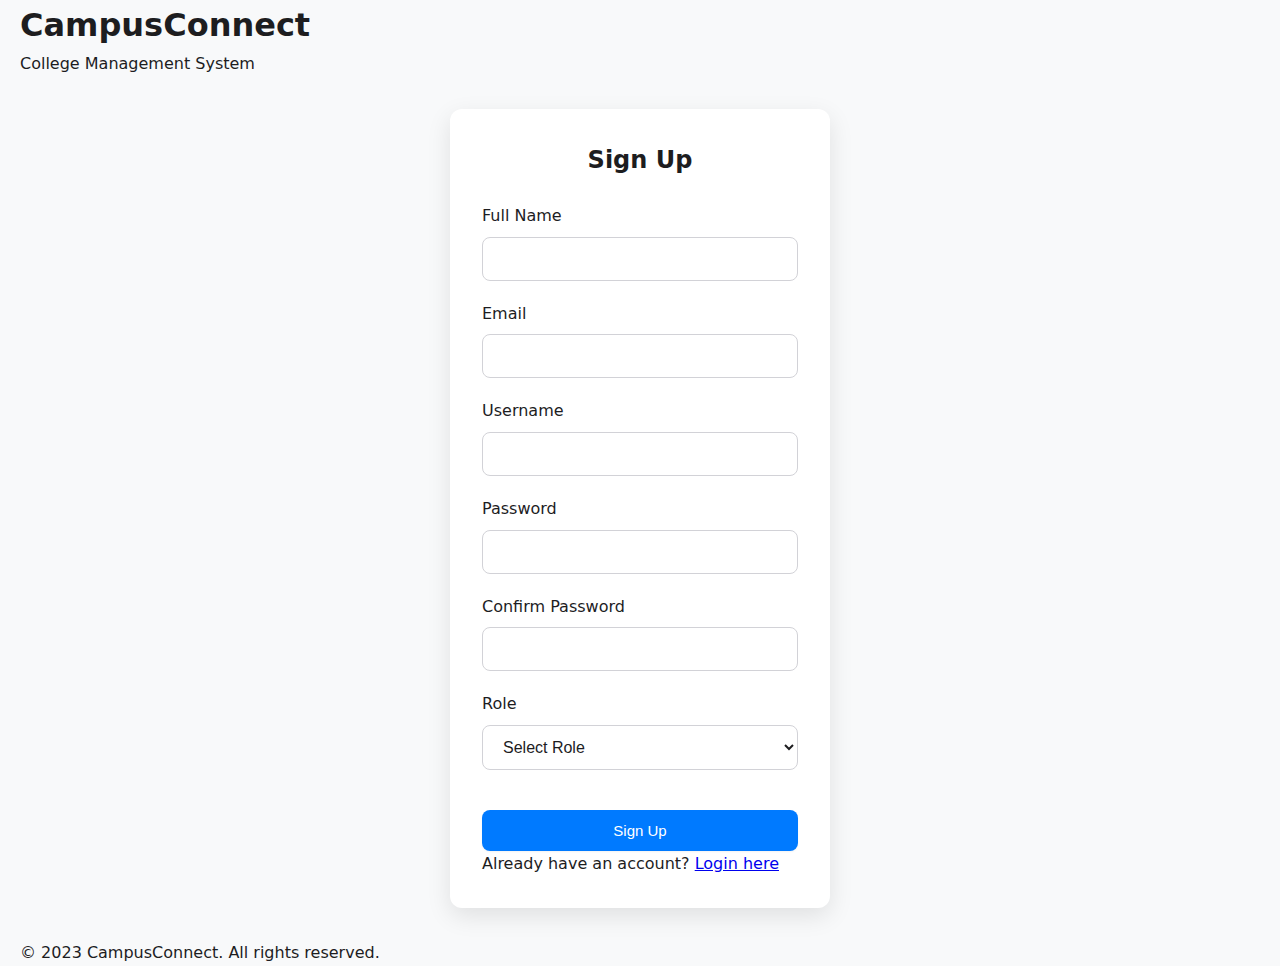
<file: signup.html>
<!DOCTYPE html>
<html lang="en">
<head>
    <meta charset="UTF-8">
    <meta name="viewport" content="width=device-width, initial-scale=1.0">
    <title>CampusConnect - Sign Up</title>
    <link rel="stylesheet" href="../css/styles.css">
    <script src="../js/config.js" defer></script>
    <script src="../js/auth.js" defer></script>
    <script src="../js/signup.js" defer></script>
</head>
<body>
    <div class="container">
        <header>
            <h1>CampusConnect</h1>
            <p>College Management System</p>
        </header>
        
        <main>
            <div class="login-container">
                <h2>Sign Up</h2>
                <form id="signupForm">
                    <div class="form-group">
                        <label for="fullName">Full Name</label>
                        <input type="text" id="fullName" name="fullName" required>
                    </div>
                    <div class="form-group">
                        <label for="email">Email</label>
                        <input type="email" id="email" name="email" required>
                    </div>
                    <div class="form-group">
                        <label for="username">Username</label>
                        <input type="text" id="username" name="username" required>
                    </div>
                    <div class="form-group">
                        <label for="password">Password</label>
                        <input type="password" id="password" name="password" required>
                    </div>
                    <div class="form-group">
                        <label for="confirmPassword">Confirm Password</label>
                        <input type="password" id="confirmPassword" name="confirmPassword" required>
                    </div>
                    <div class="form-group">
                        <label for="role">Role</label>
                        <select id="role" name="role" required>
                            <option value="">Select Role</option>
                            <option value="student">Student</option>
                            <option value="faculty">Faculty</option>
                            <option value="admin">Admin</option>
                        </select>
                    </div>
                    <button type="submit" class="btn btn-primary">Sign Up</button>
                </form>
                <div id="error-message" class="error-message"></div>
                <div id="success-message" class="success-message"></div>
                <p class="login-link">Already have an account? <a href="../index.html">Login here</a></p>
            </div>
        </main>
        
        <footer>
            <p>&copy; 2023 CampusConnect. All rights reserved.</p>
        </footer>
    </div>

    <script>
        document.addEventListener('DOMContentLoaded', function() {
            document.getElementById('signupForm').addEventListener('submit', function(e) {
                e.preventDefault();
                signup();
            });
        });
    </script>
</body>
</html>
</file>
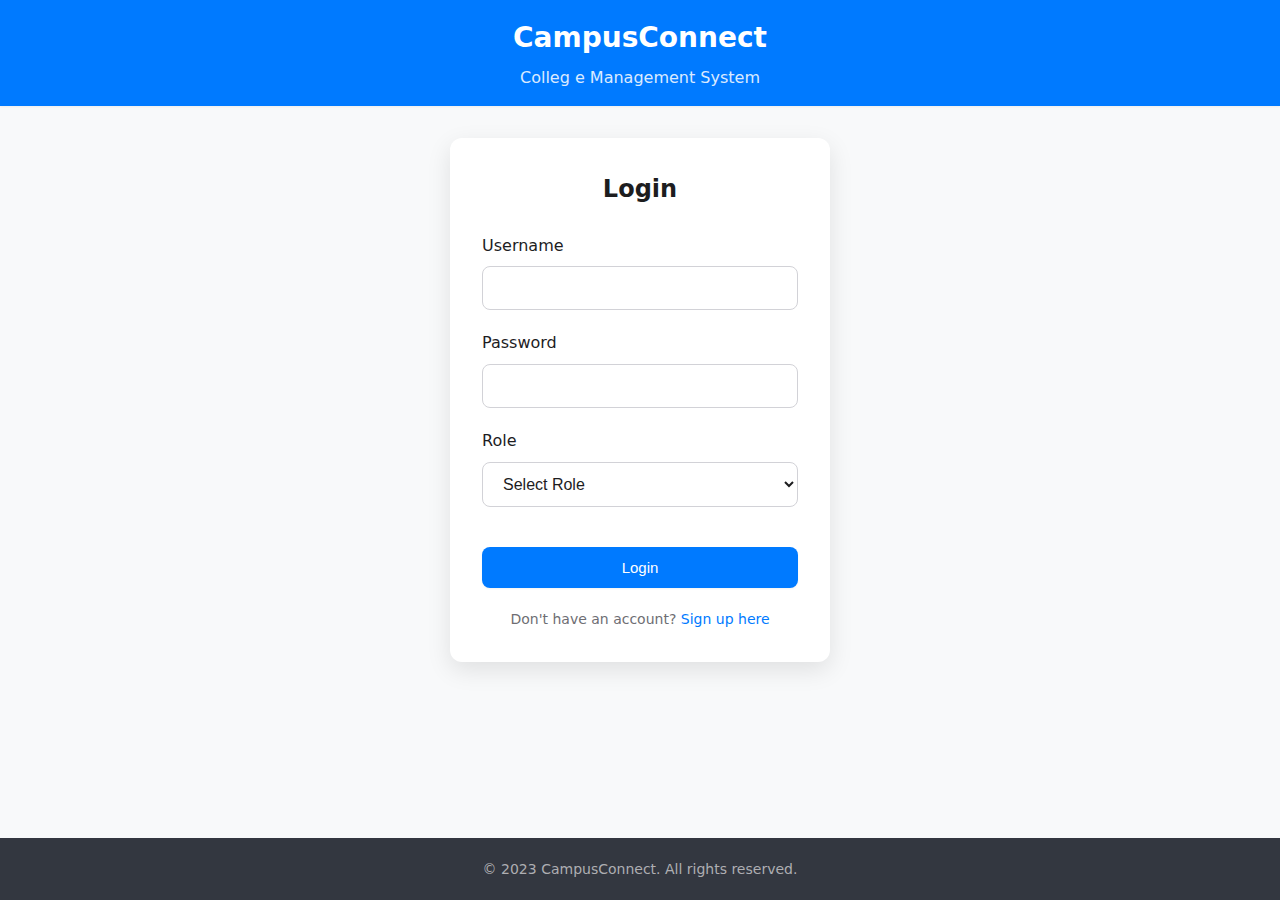
<file: student.html>
<!DOCTYPE html>
<html lang="en">
<head>
    <meta charset="UTF-8">
    <meta name="viewport" content="width=device-width, initial-scale=1.0">
    <title>Student Dashboard - CampusConnect</title>
    <link rel="stylesheet" href="../css/styles.css">
    <link rel="stylesheet" href="../css/student_features.css">
    <script src="../js/config.js"></script>
    <script src="../js/auth.js"></script>
    <script src="../js/getCurrentUser.js"></script>
    <script src="../js/student_functions.js"></script> <!-- Added student functions -->
    <script src="../js/ai_tutor.js"></script>
</head>
<body class="role-student">
    <div class="container">
        <nav class="nav">
            <div class="nav-container">
                <div class="nav-logo">CampusConnect</div>
                <ul class="nav-menu">
                    <li class="nav-item"><a href="#" class="nav-link" id="nav-dashboard">Dashboard</a></li>
                    <li class="nav-item"><a href="#" class="nav-link" id="nav-courses">Courses</a></li>
                    <li class="nav-item"><a href="#" class="nav-link" id="nav-materials">Study Materials</a></li>
                    <li class="nav-item"><a href="#" class="nav-link" id="nav-attendance">Attendance</a></li>
                    <li class="nav-item"><a href="#" class="nav-link" id="nav-ai-tutor">AI Tutor</a></li>
                    <li class="nav-item"><a href="#" class="nav-link" id="nav-wellness">Wellness Center</a></li>
                    <li class="nav-item"><a href="#" class="nav-link" id="nav-tutoring">Personal Tutoring</a></li>
                    <li class="nav-item"><a href="#" class="nav-link" id="nav-profile">My Profile</a></li>
                    <li class="nav-item"><a href="#" class="nav-link" id="logout-btn">Logout</a></li>
                </ul>
            </div>
        </nav>

        <header>
            <h1>Student Dashboard</h1>
            <p>Welcome, <span id="student-name">Student</span></p>
        </header>

        <main>
            <!-- Dashboard Overview Section -->
            <section id="dashboard-section" class="dashboard-section">
                <div class="dashboard-stats">
                    <div class="stat-card">
                        <div class="stat-icon">📚</div>
                        <div class="stat-info">
                            <h3>Courses</h3>
                            <p class="stat-number" id="total-courses">0</p>
                            <p class="stat-label">Enrolled Courses</p>
                        </div>
                    </div>
                    <div class="stat-card">
                        <div class="stat-icon">📋</div>
                        <div class="stat-info">
                            <h3>Attendance</h3>
                            <p class="stat-number" id="attendance-rate">0%</p>
                            <p class="stat-label">Average Rate</p>
                        </div>
                    </div>
                    <div class="stat-card">
                        <div class="stat-icon">📝</div>
                        <div class="stat-info">
                            <h3>Assignments</h3>
                            <p class="stat-number" id="pending-assignments">0</p>
                            <p class="stat-label">Pending</p>
                        </div>
                    </div>
                    <div class="stat-card">
                        <div class="stat-icon">🏆</div>
                        <div class="stat-info">
                            <h3>Certificates</h3>
                            <p class="stat-number" id="total-certificates">0</p>
                            <p class="stat-label">Earned</p>
                        </div>
                    </div>
                </div>
                
                <div class="dashboard-row">
                    <div class="card">
                        <h2>Upcoming Classes</h2>
                        <div id="upcoming-classes">
                            <div class="class-item">
                                <h4>Introduction to Programming</h4>
                                <p>Date: Tomorrow, 9:00 AM</p>
                                <p>Location: Room 101</p>
                            </div>
                            <div class="class-item">
                                <h4>Database Management</h4>
                                <p>Date: Oct 20, 2023, 11:00 AM</p>
                                <p>Location: Computer Lab 2</p>
                            </div>
                        </div>
                    </div>
                    
                    <div class="card">
                        <h2>Recent Announcements</h2>
                        <div id="recent-announcements">
                            <div class="announcement-item">
                                <h4>Mid-term Exam Schedule</h4>
                                <p>Mid-term exams will be held from November 10-15, 2023.</p>
                                <p class="announcement-meta">Posted: Oct 15, 2023</p>
                            </div>
                            <div class="announcement-item">
                                <h4>Library Hours Extended</h4>
                                <p>The library will now be open until 10:00 PM on weekdays.</p>
                                <p class="announcement-meta">Posted: Oct 10, 2023</p>
                            </div>
                        </div>
                    </div>
                </div>
            </section>

            <!-- Courses Section -->
            <section id="courses-section" class="dashboard-section" style="display: none;">
                <div class="card">
                    <h2>Available Courses</h2>
                    <p>List of all available courses in the system. Enrollment functionality is a future enhancement.</p>
                    <div class="filters">
                        <label for="course-department-filter">Filter by Department:</label>
                        <select id="course-department-filter">
                            <option value="all">All Departments</option>
                            <!-- Departments will be populated by JS -->
                        </select>
                    </div>
                    <table class="data-table">
                        <thead>
                            <tr>
                                <th>Course Name</th>
                                <th>Code</th>
                                <th>Department</th>
                                <th>Credits</th>
                                <th>Instructor</th>
                            </tr>
                        </thead>
                        <tbody id="student-courses-table-body">
                            <!-- Course records will be loaded here -->
                            <tr><td colspan="5">Loading courses...</td></tr>
                        </tbody>
                    </table>
                </div>
            </section>

            <!-- Study Materials Section -->
            <section id="materials-section" class="dashboard-section" style="display: none;">
                <div class="card">
                    <h2>Study Materials</h2>
                    <div id="study-materials-list">
                        <!-- Study materials will be loaded here by JavaScript -->
                        <p>Loading study materials...</p>
                    </div>
                </div>
            </section>

            <!-- Attendance Section -->
            <section id="attendance-section" class="dashboard-section" style="display: none;">
                <div class="card">
                    <h2>My Attendance Records</h2>
                    <div class="filters">
                        <label for="attendance-subject-filter">Filter by Subject:</label>
                        <select id="attendance-subject-filter">
                            <option value="all">All Subjects</option>
                            <!-- Subjects will be populated by JS -->
                        </select>
                    </div>
                    <table class="data-table">
                        <thead>
                            <tr>
                                <th>Date</th>
                                <th>Subject</th>
                                <th>Class/Section</th>
                                <th>Status</th>
                            </tr>
                        </thead>
                        <tbody id="student-attendance-table-body">
                            <!-- Attendance records will be loaded here -->
                            <tr><td colspan="4">Loading attendance records...</td></tr>
                        </tbody>
                    </table>
                    <div id="attendance-summary">
                        <!-- Summary like overall percentage will be shown here -->
                    </div>
                </div>
            </section>

            <!-- AI Tutor Section -->
            <section id="ai-tutor-section" class="dashboard-section" style="display: none;">
                <div class="card">
                    <h2>AI Tutor</h2>
                    <p>Get help with your studies using our AI-powered tutor.</p>
                    
                    <div class="ai-tutor-interface">
                        <div class="chat-container" id="ai-chat-container">
                            <div class="chat-messages" id="ai-chat-messages">
                                <div class="message ai-message">
                                    <div class="message-content">
                                        <p>Hello! I'm your AI tutor. How can I help you with your studies today?</p>
                                    </div>
                                </div>
                            </div>
                            <div class="chat-input">
                                <input type="text" id="ai-chat-input" placeholder="Ask me anything about your courses...">
                                <button id="ai-chat-send" class="btn btn-primary">Send</button>
                            </div>
                        </div>
                        
                        <div class="ai-tutor-subjects">
                            <h3>Popular Topics</h3>
                            <div class="subject-buttons">
                                <button class="subject-btn" data-subject="math">Mathematics</button>
                                <button class="subject-btn" data-subject="programming">Programming</button>
                                <button class="subject-btn" data-subject="science">Science</button>
                                <button class="subject-btn" data-subject="history">History</button>
                                <button class="subject-btn" data-subject="literature">Literature</button>
                            </div>
                        </div>
                    </div>
                </div>
            </section>

            <!-- Wellness Center Section -->
            <section id="wellness-section" class="dashboard-section" style="display: none;">
                <div class="card">
                    <h2>Wellness Center</h2>
                    <p>Resources and support for your mental and physical wellbeing.</p>
                    
                    <div class="wellness-resources">
                        <div class="wellness-category">
                            <h3>Mental Health Resources</h3>
                            <ul class="resource-list">
                                <li><a href="wellness/stress_management.html" class="resource-link">Stress Management Techniques</a></li>
                                <li><a href="wellness/anxiety_depression.html" class="resource-link">Anxiety & Depression Support</a></li>
                                <li><a href="wellness/mindfulness.html" class="resource-link">Mindfulness Meditation Guide</a></li>
                                <li><a href="wellness/counseling.html" class="resource-link">Campus Counseling Services</a></li>
                            </ul>
                        </div>
                        
                        <div class="wellness-category">
                            <h3>Physical Health</h3>
                            <ul class="resource-list">
                                <li><a href="wellness/gym_schedule.html" class="resource-link">Campus Gym Schedule</a></li>
                                <li><a href="wellness/nutrition.html" class="resource-link">Nutrition Guidelines for Students</a></li>
                                <li><a href="wellness/sleep_tips.html" class="resource-link">Sleep Improvement Tips</a></li>
                                <li><a href="wellness/health_services.html" class="resource-link">Campus Health Services</a></li>
                            </ul>
                        </div>
                    </div>
                    
                    <div class="wellness-appointment">
                        <h3>Schedule an Appointment</h3>
                        <form id="wellness-appointment-form">
                            <div class="form-group">
                                <label for="appointment-type">Appointment Type</label>
                                <select id="appointment-type" name="appointmentType" required>
                                    <option value="">Select Type</option>
                                    <option value="counseling">Counseling Session</option>
                                    <option value="health">Health Check-up</option>
                                    <option value="nutrition">Nutrition Consultation</option>
                                    <option value="fitness">Fitness Assessment</option>
                                </select>
                            </div>
                            <div class="form-group">
                                <label for="appointment-date">Preferred Date</label>
                                <input type="date" id="appointment-date" name="appointmentDate" required>
                            </div>
                            <div class="form-group">
                                <label for="appointment-time">Preferred Time</label>
                                <select id="appointment-time" name="appointmentTime" required>
                                    <option value="">Select Time</option>
                                    <option value="morning">Morning (9AM - 12PM)</option>
                                    <option value="afternoon">Afternoon (1PM - 4PM)</option>
                                    <option value="evening">Evening (5PM - 7PM)</option>
                                </select>
                            </div>
                            <div class="form-group">
                                <label for="appointment-notes">Additional Notes</label>
                                <textarea id="appointment-notes" name="appointmentNotes" rows="3"></textarea>
                            </div>
                            <button type="submit" class="btn btn-primary">Request Appointment</button>
                        </form>
                        <div id="wellness-message" class="message"></div>
                    </div>
                </div>
            </section>

            <!-- Personal Tutoring Section -->
            <section id="tutoring-section" class="dashboard-section" style="display: none;">
                <div class="card">
                    <h2>Personal Tutoring</h2>
                    <p>Connect with tutors for personalized learning assistance.</p>
                    
                    <div class="tutoring-search">
                        <h3>Find a Tutor</h3>
                        <div class="search-filters">
                            <div class="form-group">
                                <label for="tutor-subject">Subject</label>
                                <select id="tutor-subject" name="tutorSubject">
                                    <option value="">All Subjects</option>
                                    <option value="math">Mathematics</option>
                                    <option value="cs">Computer Science</option>
                                    <option value="physics">Physics</option>
                                    <option value="chemistry">Chemistry</option>
                                    <option value="biology">Biology</option>
                                    <option value="english">English</option>
                                    <option value="history">History</option>
                                </select>
                            </div>
                            <div class="form-group">
                                <label for="tutor-availability">Availability</label>
                                <select id="tutor-availability" name="tutorAvailability">
                                    <option value="">Any Time</option>
                                    <option value="weekday">Weekdays</option>
                                    <option value="weekend">Weekends</option>
                                    <option value="evening">Evenings</option>
                                    <option value="morning">Mornings</option>
                                </select>
                            </div>
                            <button id="search-tutors-btn" class="btn btn-primary">Search</button>
                        </div>
                    </div>
                    
                    <div class="tutors-list" id="tutors-list">
                        <div class="tutor-card">
                            <div class="tutor-info">
                                <h4>Dr. John Smith</h4>
                                <p><strong>Subjects:</strong> Mathematics, Physics</p>
                                <p><strong>Availability:</strong> Weekdays, Evenings</p>
                                <p><strong>Rating:</strong> ★★★★★ (4.9/5)</p>
                                <p>PhD in Applied Mathematics with 10+ years of teaching experience.</p>
                            </div>
                            <div class="tutor-actions">
                                <button class="btn btn-secondary view-profile-btn" data-id="tutor1">View Profile</button>
                                <button class="btn btn-primary book-session-btn" data-id="tutor1">Book Session</button>
                            </div>
                        </div>
                        
                        <div class="tutor-card">
                            <div class="tutor-info">
                                <h4>Prof. Emily Johnson</h4>
                                <p><strong>Subjects:</strong> Computer Science, Programming</p>
                                <p><strong>Availability:</strong> Weekends, Evenings</p>
                                <p><strong>Rating:</strong> ★★★★☆ (4.7/5)</p>
                                <p>Computer Science professor specializing in algorithms and data structures.</p>
                            </div>
                            <div class="tutor-actions">
                                <button class="btn btn-secondary view-profile-btn" data-id="tutor2">View Profile</button>
                                <button class="btn btn-primary book-session-btn" data-id="tutor2">Book Session</button>
                            </div>
                        </div>
                        
                        <div class="tutor-card">
                            <div class="tutor-info">
                                <h4>Dr. Michael Chen</h4>
                                <p><strong>Subjects:</strong> Chemistry, Biology</p>
                                <p><strong>Availability:</strong> Weekdays, Mornings</p>
                                <p><strong>Rating:</strong> ★★★★★ (4.8/5)</p>
                                <p>Biochemistry researcher with a passion for teaching science concepts.</p>
                            </div>
                            <div class="tutor-actions">
                                <button class="btn btn-secondary view-profile-btn" data-id="tutor3">View Profile</button>
                                <button class="btn btn-primary book-session-btn" data-id="tutor3">Book Session</button>
                            </div>
                        </div>
                    </div>
                    
                    <div id="booking-form" class="booking-form" style="display: none;">
                        <h3>Book a Tutoring Session</h3>
                        <form id="tutor-booking-form">
                            <input type="hidden" id="tutor-id" name="tutorId">
                            <div class="form-group">
                                <label for="session-date">Date</label>
                                <input type="date" id="session-date" name="sessionDate" required>
                            </div>
                            <div class="form-group">
                                <label for="session-time">Time</label>
                                <select id="session-time" name="sessionTime" required>
                                    <option value="">Select Time</option>
                                    <option value="9:00">9:00 AM</option>
                                    <option value="10:00">10:00 AM</option>
                                    <option value="11:00">11:00 AM</option>
                                    <option value="13:00">1:00 PM</option>
                                    <option value="14:00">2:00 PM</option>
                                    <option value="15:00">3:00 PM</option>
                                    <option value="16:00">4:00 PM</option>
                                    <option value="17:00">5:00 PM</option>
                                </select>
                            </div>
                            <div class="form-group">
                                <label for="session-topic">Topic/Questions</label>
                                <textarea id="session-topic" name="sessionTopic" rows="3" required></textarea>
                            </div>
                            <div class="form-actions">
                                <button type="submit" class="btn btn-primary">Confirm Booking</button>
                                <button type="button" class="btn btn-secondary" id="cancel-booking">Cancel</button>
                            </div>
                        </form>
                        <div id="booking-message" class="message"></div>
                    </div>
                </div>
            </section>

            <!-- My Profile Section -->
            <section id="profile-section" class="dashboard-section" style="display: none;">
                <div class="card">
                    <h2>My Profile</h2>
                    <div id="profile-details">
                        <!-- Profile details will be loaded here by loadProfileData() -->
                        <p>Loading profile...</p>
                    </div>
                    <!-- Edit profile form (can be a modal or inline) -->
                    <button id="edit-profile-btn" class="btn btn-secondary" style="margin-top: 15px;">Edit Profile</button>
                    <div id="edit-profile-card" class="card" style="display:none; margin-top:20px;">
                        <h3>Edit Your Profile</h3>
                        <form id="edit-profile-form">
                            <div class="form-group">
                                <label for="profile-name">Full Name:</label>
                                <input type="text" id="profile-name" name="name" required>
                            </div>
                            <div class="form-group">
                                <label for="profile-email">Email:</label>
                                <input type="email" id="profile-email" name="email" required>
                            </div>
                            <div class="form-group">
                                <label for="profile-department">Department:</label>
                                <input type="text" id="profile-department" name="department">
                            </div>
                            <div class="form-group">
                                <label for="profile-year">Year:</label>
                                <input type="text" id="profile-year" name="year">
                            </div>
                            <div class="form-group">
                                <label for="profile-phone">Phone:</label>
                                <input type="tel" id="profile-phone" name="phone">
                            </div>
                            <div class="form-group">
                                <label for="profile-address">Address:</label>
                                <textarea id="profile-address" name="address" rows="3"></textarea>
                            </div>
                            <div class="form-group">
                                <label for="profile-dob">Date of Birth:</label>
                                <input type="date" id="profile-dob" name="dob">
                            </div>
                            <button type="submit" class="btn btn-primary">Save Changes</button>
                            <button type="button" id="cancel-profile-edit" class="btn btn-secondary">Cancel</button>
                        </form>
                        <div id="profile-message" class="message"></div>
                    </div>
                </div>
                <div class="card">
                    <h2>My Certificates</h2>
                    <div id="certificates-list">
                        <!-- Certificates will be loaded here by loadProfileData() -->
                        <p>Loading certificates...</p>
                    </div>
                </div>
            </section>
        </main>

        <footer>
            <p>&copy; 2023 CampusConnect. All rights reserved.</p>
        </footer>
    </div>

    <script>
        function refreshStudentDashboardStats() {
            // These functions should ideally update the dashboard stat cards if they exist
            if (typeof loadStudentCourses === 'function') {
                loadStudentCourses(); 
            } else {
                console.error('loadStudentCourses function not found for dashboard stats.');
                const coursesStat = document.getElementById('total-courses');
                if (coursesStat) coursesStat.textContent = 'Error';
            }
            if (typeof loadStudentAttendance === 'function') {
                loadStudentAttendance(); 
            } else {
                console.error('loadStudentAttendance function not found for dashboard stats.');
                const attendanceStat = document.getElementById('attendance-rate');
                if (attendanceStat) attendanceStat.textContent = 'Error';
            }
            if (typeof loadProfileData === 'function') { 
                // loadProfileData also handles the certificates count for the dashboard
                loadProfileData();
            } else {
                console.error('loadProfileData function not found for dashboard stats (for certificates).');
                const certificatesStat = document.getElementById('total-certificates');
                if (certificatesStat) certificatesStat.textContent = 'Error';
            }
            // Pending assignments are static for now, default to 0.
            const pendingAssignments = document.getElementById('pending-assignments');
            if(pendingAssignments) pendingAssignments.textContent = '0'; // Or load if implemented
        }

        document.addEventListener('DOMContentLoaded', function() {
            // Check if user has permission to access this page
            const user = getCurrentUser();
            if (!user) {
                alert('You must be logged in to access this page.');
                window.location.href = '../index.html';
                return;
            }
            
            // Set student name
            const studentNameElement = document.getElementById('student-name');
            if (studentNameElement) {
                studentNameElement.textContent = user.fullName || user.username || 'Student';
            }
            
            // Initial load of dashboard stats since it's the default view
            refreshStudentDashboardStats(); 
            showSection('dashboard-section'); // Ensure dashboard is shown by default

            // Setup navigation
            document.getElementById('nav-dashboard').addEventListener('click', function(e) {
                e.preventDefault();
                showSection('dashboard-section');
                refreshStudentDashboardStats(); // Reload stats when dashboard tab is clicked
            });
            
            document.getElementById('nav-courses').addEventListener('click', function(e) {
                e.preventDefault();
                showSection('courses-section');
                if (typeof loadStudentCourses === 'function') {
                    loadStudentCourses();
                } else {
                    console.error('loadStudentCourses function not found.');
                    document.getElementById('student-courses-table-body').innerHTML = '<tr><td colspan="5" class="error-message">Error loading courses. Function not available.</td></tr>';
                }
            });
            
            document.getElementById('nav-materials').addEventListener('click', function(e) {
                e.preventDefault();
                showSection('materials-section');
                // Load study materials when the section is shown
                if (typeof loadStudyMaterialsByCategory === 'function') {
                    loadStudyMaterialsByCategory(); 
                } else {
                    console.error('loadStudyMaterialsByCategory function not found.');
                    const materialsList = document.getElementById('study-materials-list');
                    if (materialsList) {
                        materialsList.innerHTML = '<p class="error-message">Error loading materials. Function not available.</p>';
                    }
                }
            });
            
            document.getElementById('nav-attendance').addEventListener('click', function(e) {
                e.preventDefault();
                showSection('attendance-section');
                if (typeof loadStudentAttendance === 'function') {
                    loadStudentAttendance();
                } else {
                    console.error('loadStudentAttendance function not found.');
                    document.getElementById('student-attendance-table-body').innerHTML = '<tr><td colspan="4" class="error-message">Error loading attendance. Function not available.</td></tr>';
                }
            });
            
            document.getElementById('nav-ai-tutor').addEventListener('click', function(e) {
                e.preventDefault();
                showSection('ai-tutor-section');
            });
            
            document.getElementById('nav-wellness').addEventListener('click', function(e) {
                e.preventDefault();
                showSection('wellness-section');
            });
            
            document.getElementById('nav-tutoring').addEventListener('click', function(e) {
                e.preventDefault();
                showSection('tutoring-section');
            });

            document.getElementById('nav-profile').addEventListener('click', function(e) {
                e.preventDefault();
                showSection('profile-section');
                if (typeof loadProfileData === 'function') {
                    loadProfileData(); // This function loads both profile and certificates
                } else {
                    console.error('loadProfileData function not found.');
                    document.getElementById('profile-details').innerHTML = '<p class="error-message">Error loading profile. Function not available.</p>';
                    document.getElementById('certificates-list').innerHTML = '<p class="error-message">Error loading certificates. Function not available.</p>';
                }
            });
            
            document.getElementById('logout-btn').addEventListener('click', function(e) {
                e.preventDefault();
                logout();
            });
            
            // AI Tutor functionality
            const aiChatInput = document.getElementById('ai-chat-input');
            const aiChatSend = document.getElementById('ai-chat-send');
            const aiChatMessages = document.getElementById('ai-chat-messages');
            
            aiChatSend.addEventListener('click', function() {
                sendAIMessage();
            });
            
            aiChatInput.addEventListener('keypress', function(e) {
                if (e.key === 'Enter') {
                    sendAIMessage();
                }
            });
            
            // Subject buttons for AI Tutor
            document.querySelectorAll('.subject-btn').forEach(button => {
                button.addEventListener('click', function() {
                    const subject = this.getAttribute('data-subject');
                    aiChatInput.value = `Help me with ${subject}`;
                    sendAIMessage();
                });
            });
            
            // Wellness appointment form
            const wellnessForm = document.getElementById('wellness-appointment-form');
            if (wellnessForm) {
                wellnessForm.addEventListener('submit', function(e) {
                    e.preventDefault();
                    const messageElement = document.getElementById('wellness-message');
                    messageElement.textContent = 'Appointment request submitted successfully! We will contact you to confirm.';
                    messageElement.className = 'message success-message';
                    this.reset();
                });
            }
            
            // Tutoring functionality
            const searchTutorsBtn = document.getElementById('search-tutors-btn');
            if (searchTutorsBtn) {
                searchTutorsBtn.addEventListener('click', function() {
                    // In a real app, this would filter tutors based on selection
                    alert('Searching for tutors with the selected criteria...');
                });
            }
            
            // View tutor profile buttons
            document.querySelectorAll('.view-profile-btn').forEach(button => {
                button.addEventListener('click', function() {
                    const tutorId = this.getAttribute('data-id');
                    alert(`Viewing profile for tutor ID: ${tutorId}`);
                });
            });
            
            // Book tutor session buttons
            document.querySelectorAll('.book-session-btn').forEach(button => {
                button.addEventListener('click', function() {
                    const tutorId = this.getAttribute('data-id');
                    document.getElementById('tutor-id').value = tutorId;
                    document.getElementById('booking-form').style.display = 'block';
                    
                    // Scroll to booking form
                    document.getElementById('booking-form').scrollIntoView({ behavior: 'smooth' });
                });
            });
            
            // Cancel booking button
            const cancelBookingBtn = document.getElementById('cancel-booking');
            if (cancelBookingBtn) {
                cancelBookingBtn.addEventListener('click', function() {
                    document.getElementById('booking-form').style.display = 'none';
                    document.getElementById('tutor-booking-form').reset();
                });
            }
            
            // Tutor booking form
            const tutorBookingForm = document.getElementById('tutor-booking-form');
            if (tutorBookingForm) {
                tutorBookingForm.addEventListener('submit', function(e) {
                    e.preventDefault();
                    const messageElement = document.getElementById('booking-message');
                    messageElement.textContent = 'Tutoring session booked successfully!';
                    messageElement.className = 'message success-message';
                    
                    // Hide form after successful booking
                    setTimeout(() => {
                        document.getElementById('booking-form').style.display = 'none';
                        this.reset();
                    }, 2000);
                });
            }
        });
        
        // Show the specified section and hide others
        function showSection(sectionId) {
            // Hide all sections
            const sections = document.querySelectorAll('.dashboard-section');
            sections.forEach(section => {
                section.style.display = 'none';
            });
            
            // Show the selected section
            document.getElementById(sectionId).style.display = 'block';
        }
        
        // Send message to AI Tutor
        function sendAIMessage() {
            const aiChatInput = document.getElementById('ai-chat-input');
            const aiChatMessages = document.getElementById('ai-chat-messages');
            const message = aiChatInput.value.trim();
            
            if (message) {
                // Add user message
                aiChatMessages.innerHTML += `
                    <div class="message user-message">
                        <div class="message-content">
                            <p>${message}</p>
                        </div>
                    </div>
                `;
                
                // Clear input
                aiChatInput.value = '';
                
                // Scroll to bottom of chat
                aiChatMessages.scrollTop = aiChatMessages.scrollHeight;
                
                // Simulate AI thinking
                setTimeout(() => {
                    // Get AI response from the AI tutor module
                    const aiResponse = generateAIResponse(message);
                    
                    aiChatMessages.innerHTML += `
                        <div class="message ai-message">
                            <div class="message-content">
                                <p>${aiResponse}</p>
                            </div>
                        </div>
                    `;
                    
                    // Scroll to bottom of chat
                    aiChatMessages.scrollTop = aiChatMessages.scrollHeight;
                }, 1000);
            }
        }
    </script>
</body>
</html>
</file>
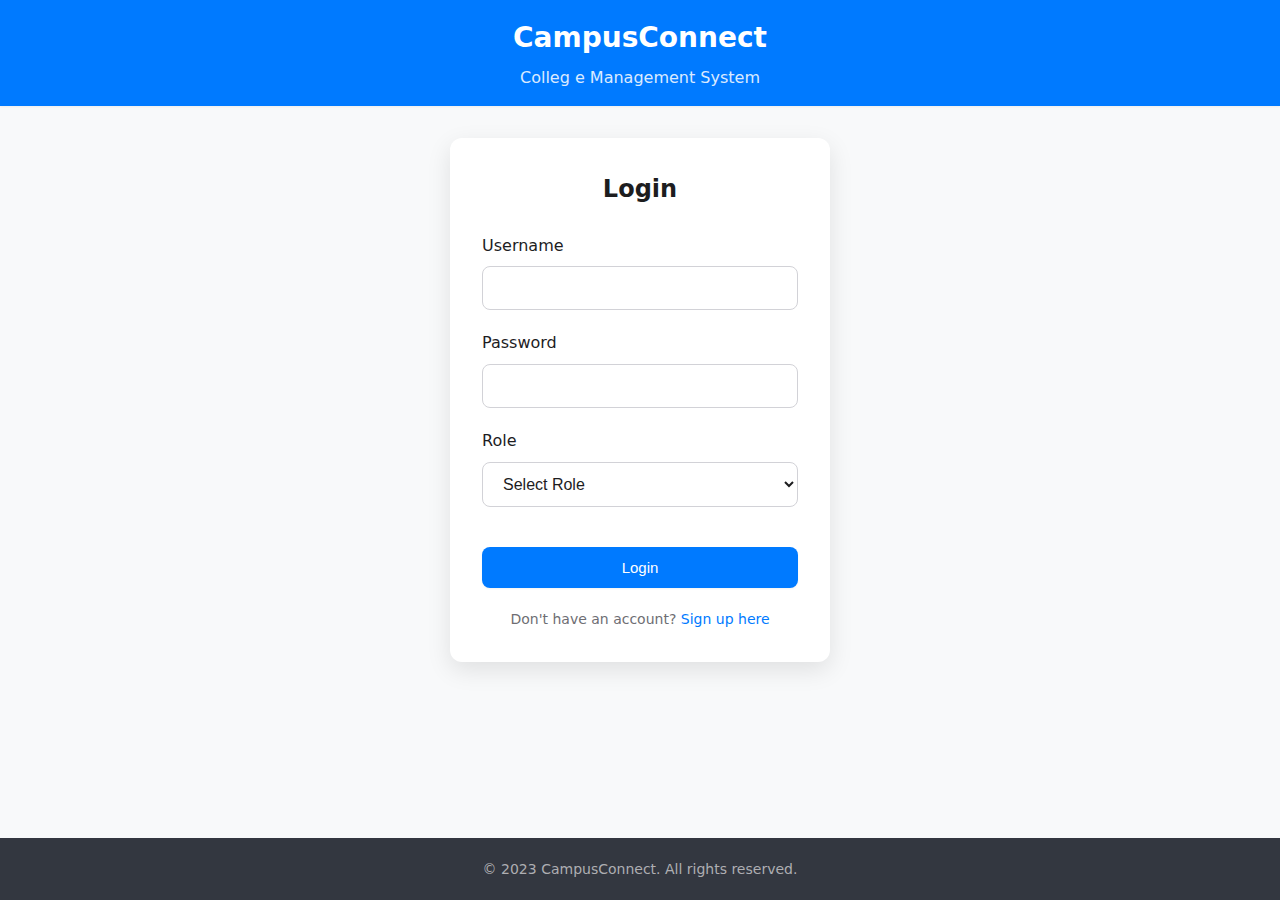
<file: pages/admin.html>
<!DOCTYPE html>
<html lang="en">
<head>
    <meta charset="UTF-8">
    <meta name="viewport" content="width=device-width, initial-scale=1.0">
    <title>Admin Dashboard - CampusConnect</title>
    <link rel="stylesheet" href="../css/styles.css">
    <script src="../js/config.js"></script>
    <script src="../js/auth.js"></script>
    <script src="../js/getCurrentUser.js"></script>
    <script src="../js/admin.js"></script> <!-- Added admin functions -->
</head>
<body class="role-admin">
    <div class="container">
        <nav class="nav">
            <div class="nav-container">
                <div class="nav-logo">CampusConnect</div>
                <ul class="nav-menu">
                    <li class="nav-item"><a href="#" class="nav-link" id="nav-dashboard">Dashboard</a></li>
                    <li class="nav-item"><a href="#" class="nav-link" id="nav-users">Users</a></li>
                    <li class="nav-item"><a href="#" class="nav-link" id="nav-entry-logs">Entry Logs</a></li>
                    <li class="nav-item"><a href="#" class="nav-link" id="nav-certificates">Certificates</a></li>
                    <li class="nav-item"><a href="#" class="nav-link" id="nav-notifications">Notifications</a></li>
                    <li class="nav-item"><a href="#" class="nav-link" id="nav-events">Events</a></li>
                    <li class="nav-item"><a href="#" class="nav-link" id="nav-departments">Departments</a></li>
                    <li class="nav-item"><a href="#" class="nav-link" id="nav-courses">Courses</a></li>
                    <li class="nav-item"><a href="#" class="nav-link" id="nav-settings">Settings</a></li>
                    <li class="nav-item"><a href="#" class="nav-link" id="logout-btn">Logout</a></li>
                </ul>
            </div>
        </nav>

        <header>
            <h1>Admin Dashboard</h1>
            <p>Welcome, <span id="admin-name">Admin</span></p>
        </header>

        <main>
            <!-- Dashboard Overview Section -->
            <section id="dashboard-section" class="dashboard-section">
                <div class="dashboard-stats">
                    <div class="stat-card">
                        <div class="stat-icon">👨‍🎓</div>
                        <div class="stat-info">
                            <h3>Students</h3>
                            <p class="stat-number" id="total-students">0</p>
                            <p class="stat-label">Registered Students</p>
                        </div>
                    </div>
                    <div class="stat-card">
                        <div class="stat-icon">👨‍🏫</div>
                        <div class="stat-info">
                            <h3>Faculty</h3>
                            <p class="stat-number" id="total-faculty">0</p>
                            <p class="stat-label">Faculty Members</p>
                        </div>
                    </div>
                    <div class="stat-card">
                        <div class="stat-icon">📚</div>
                        <div class="stat-info">
                            <h3>Courses</h3>
                            <p class="stat-number" id="total-courses">0</p>
                            <p class="stat-label">Active Courses</p>
                        </div>
                    </div>
                    <div class="stat-card">
                        <div class="stat-icon">🏢</div>
                        <div class="stat-info">
                            <h3>Departments</h3>
                            <p class="stat-number" id="total-departments">0</p>
                            <p class="stat-label">Academic Departments</p>
                        </div>
                    </div>
                </div>
                
                <div class="dashboard-row">
                    <div class="card">
                        <h2>System Overview</h2>
                        <p>Welcome to the CampusConnect Admin Dashboard. From here, you can manage all aspects of the college management system.</p>
                        <p>Use the navigation menu to access different sections of the admin panel.</p>
                        <ul>
                            <li><strong>Users:</strong> Manage students, faculty, and admin accounts</li>
                            <li><strong>Departments:</strong> Add, edit, or remove academic departments</li>
                            <li><strong>Courses:</strong> Manage course offerings and assignments</li>
                            <li><strong>Settings:</strong> Configure system settings and preferences</li>
                        </ul>
                    </div>
                    
                    <div class="card">
                        <h2>Recent Activities</h2>
                        <div id="recent-activities">
                            <div class="activity-item">
                                <h4>New User Registration</h4>
                                <p>A new faculty member has registered.</p>
                                <p class="activity-meta">Today, 10:30 AM</p>
                            </div>
                            <div class="activity-item">
                                <h4>Course Added</h4>
                                <p>Introduction to Computer Science course was added.</p>
                                <p class="activity-meta">Yesterday, 2:15 PM</p>
                            </div>
                            <div class="activity-item">
                                <h4>System Update</h4>
                                <p>System was updated to the latest version.</p>
                                <p class="activity-meta">Oct 15, 2023</p>
                            </div>
                        </div>
                    </div>
                </div>
            </section>

            <!-- Users Section -->
            <section id="users-section" class="dashboard-section" style="display: none;">
                <div class="card">
                    <h2>Add New User</h2>
                    <form id="add-user-form">
                        <div class="form-group">
                            <label for="user-name">Full Name</label>
                            <input type="text" id="user-name" name="name" required>
                        </div>
                        <div class="form-group">
                            <label for="user-email">Email</label>
                            <input type="email" id="user-email" name="email" required>
                        </div>
                        <div class="form-group">
                            <label for="user-username">Username</label>
                            <input type="text" id="user-username" name="username" required>
                        </div>
                        <div class="form-group">
                            <label for="user-password">Password</label>
                            <input type="password" id="user-password" name="password" required>
                        </div>
                        <div class="form-group">
                            <label for="user-role">Role</label>
                            <select id="user-role" name="role" required>
                                <option value="">Select Role</option>
                                <option value="student">Student</option>
                                <option value="faculty">Faculty</option>
                                <option value="admin">Admin</option>
                            </select>
                        </div>
                        <div class="form-group student-fields" style="display: none;">
                            <label for="user-department">Department</label>
                            <input type="text" id="user-department" name="department">
                        </div>
                        <div class="form-group student-fields" style="display: none;">
                            <label for="user-year">Year</label>
                            <input type="text" id="user-year" name="year">
                        </div>
                        <button type="submit" class="btn btn-primary">Add User</button>
                    </form>
                    <div id="user-message" class="message"></div>
                </div>

                <div class="card">
                    <h2>View All Students</h2>
                    <table class="data-table">
                        <thead>
                            <tr>
                                <th>ID</th>
                                <th>Name</th>
                                <th>Email</th>
                                <th>Department</th>
                                <th>Year</th>
                                <th>Actions</th>
                            </tr>
                        </thead>
                        <tbody id="students-table-body">
                            <!-- Student data will be loaded here by JavaScript -->
                            <tr><td colspan="6">Loading students...</td></tr>
                        </tbody>
                    </table>
                </div>
            </section>

            <!-- Entry Logs Section -->
            <section id="entry-logs-section" class="dashboard-section" style="display: none;">
                <div class="card">
                    <h2>Add New Entry Log</h2>
                    <form id="add-log-form">
                        <div class="form-group">
                            <label for="log-type">Log Type</label>
                            <select id="log-type" name="logType" required>
                                <option value="">Select Type</option>
                                <option value="visitor">Visitor</option>
                                <option value="event_entry">Event Entry</option>
                                <option value="delivery">Delivery</option>
                                <option value="maintenance">Maintenance</option>
                            </select>
                        </div>
                        <div class="form-group">
                            <label for="log-name">Name / Event / Item</label>
                            <input type="text" id="log-name" name="name" required>
                        </div>
                        <div class="form-group">
                            <label for="log-date">Date</label>
                            <input type="date" id="log-date" name="date" required>
                        </div>
                        <div class="form-group">
                            <label for="log-time">Time</label>
                            <input type="time" id="log-time" name="time" required>
                        </div>
                        <div class="form-group">
                            <label for="log-purpose">Purpose / Details</label>
                            <textarea id="log-purpose" name="purpose" rows="3" required></textarea>
                        </div>
                        <button type="submit" class="btn btn-primary">Add Log Entry</button>
                    </form>
                    <div id="log-message" class="message"></div>
                </div>
                <div class="card">
                    <h2>View Entry Logs</h2>
                    <table class="data-table">
                        <thead>
                            <tr>
                                <th>Type</th>
                                <th>Name/Event</th>
                                <th>Date</th>
                                <th>Time</th>
                                <th>Purpose</th>
                            </tr>
                        </thead>
                        <tbody id="logs-table-body">
                            <!-- Log data will be loaded here -->
                            <tr><td colspan="5">Loading logs...</td></tr>
                        </tbody>
                    </table>
                </div>
            </section>

            <!-- Certificates Section -->
            <section id="certificates-section" class="dashboard-section" style="display: none;">
                <div class="card">
                    <h2>Issue Certificate</h2>
                    <form id="issue-certificate-form">
                        <div class="form-group">
                            <label for="certificate-student">Student</label>
                            <select id="certificate-student" name="studentId" required>
                                <option value="">Select Student</option>
                                <!-- Students will be loaded here by loadStudentsForCertificate() -->
                            </select>
                        </div>
                        <div class="form-group">
                            <label for="certificate-type">Certificate Type</label>
                            <input type="text" id="certificate-type" name="certificateType" placeholder="e.g., Course Completion, Dean's List" required>
                        </div>
                        <div class="form-group">
                            <label for="certificate-course">Course/Event Name (if applicable)</label>
                            <input type="text" id="certificate-course" name="courseName">
                        </div>
                        <div class="form-group">
                            <label for="certificate-date">Issue Date</label>
                            <input type="date" id="certificate-date" name="issueDate" required>
                        </div>
                        <button type="submit" class="btn btn-primary">Issue Certificate</button>
                    </form>
                    <div id="certificate-message" class="message"></div>
                </div>
            </section>

            <!-- Notifications Section -->
            <section id="notifications-section" class="dashboard-section" style="display: none;">
                <div class="card">
                    <h2>Send Campus-Wide Notification</h2>
                    <form id="send-notification-form">
                        <div class="form-group">
                            <label for="notification-title">Title</label>
                            <input type="text" id="notification-title" name="title" required>
                        </div>
                        <div class="form-group">
                            <label for="notification-message-text">Message</label> <!-- Changed ID to avoid conflict with other message elements -->
                            <textarea id="notification-message-text" name="message" rows="4" required></textarea>
                        </div>
                        <div class="form-group">
                            <label for="notification-target">Target Audience</label>
                            <select id="notification-target" name="target" required>
                                <option value="all">All Users</option>
                                <option value="students">Students Only</option>
                                <option value="faculty">Faculty Only</option>
                            </select>
                        </div>
                        <div class="form-group">
                            <label for="notification-priority">Priority</label>
                            <select id="notification-priority" name="priority" required>
                                <option value="normal">Normal</option>
                                <option value="high">High</option>
                                <option value="urgent">Urgent</option>
                            </select>
                        </div>
                        <button type="submit" class="btn btn-primary">Send Notification</button>
                    </form>
                    <div id="notification-status-message" class="message"></div>
                </div>
            </section>

            <!-- Events Section -->
            <section id="events-section" class="dashboard-section" style="display: none;">
                <div class="card">
                    <h2>Create New Event</h2>
                    <form id="create-event-form">
                        <div class="form-group">
                            <label for="event-title">Event Title</label>
                            <input type="text" id="event-title" name="title" required>
                        </div>
                        <div class="form-group">
                            <label for="event-description">Description</label>
                            <textarea id="event-description" name="description" rows="3" required></textarea>
                        </div>
                        <div class="form-group">
                            <label for="event-start-date">Start Date & Time</label>
                            <input type="datetime-local" id="event-start-date" name="startDate" required>
                        </div>
                        <div class="form-group">
                            <label for="event-end-date">End Date & Time</label>
                            <input type="datetime-local" id="event-end-date" name="endDate" required>
                        </div>
                        <div class="form-group">
                            <label for="event-location">Location</label>
                            <input type="text" id="event-location" name="location" required>
                        </div>
                        <div class="form-group">
                            <label for="event-organizer">Organizer (Department/Club)</label>
                            <input type="text" id="event-organizer" name="organizer" required>
                        </div>
                        <div class="form-group">
                            <label for="event-capacity">Capacity</label>
                            <input type="number" id="event-capacity" name="capacity" min="0" required>
                        </div>
                        <div class="form-group">
                            <label for="event-type">Event Type</label>
                            <select id="event-type" name="type" required>
                                <option value="">Select Type</option>
                                <option value="workshop">Workshop</option>
                                <option value="seminar">Seminar</option>
                                <option value="conference">Conference</option>
                                <option value="cultural">Cultural</option>
                                <option value="sports">Sports</option>
                                <option value="tech-fest">Tech Fest</option>
                                <option value="hackathon">Hackathon</option>
                                <option value="other">Other</option>
                            </select>
                        </div>
                        <div class="form-group">
                            <label for="event-visibility">Visibility</label>
                            <select id="event-visibility" name="isPublic" required>
                                <option value="true">Public (Visible to all)</option>
                                <option value="false">Private (Invite only or specific groups)</option>
                            </select>
                        </div>
                        <button type="submit" class="btn btn-primary">Create Event</button>
                    </form>
                    <div id="event-message" class="message"></div>
                </div>
                <div class="card">
                    <h2>Manage Events</h2>
                    <table class="data-table">
                        <thead>
                            <tr>
                                <th>Title</th>
                                <th>Date</th>
                                <th>Location</th>
                                <th>Type</th>
                                <th>Capacity</th>
                                <th>Registered</th>
                                <th>Status</th>
                                <th>Actions</th>
                            </tr>
                        </thead>
                        <tbody id="events-table-body">
                            <!-- Event data will be loaded here -->
                            <tr><td colspan="8">Loading events...</td></tr>
                        </tbody>
                    </table>
                </div>
                 <div class="card">
                    <h2>Event Analytics</h2>
                    <div class="charts-container"> <!-- Basic container for charts -->
                        <div class="chart-placeholder" id="events-by-type-chart"><p>Events by Type Chart (Placeholder)</p></div>
                        <div class="chart-placeholder" id="popular-locations-chart"><p>Popular Locations Chart (Placeholder)</p></div>
                        <div class="chart-placeholder" id="attendance-rate-chart"><p>Attendance Rate Chart (Placeholder)</p></div>
                        <div class="chart-placeholder" id="registration-trends-chart"><p>Registration Trends Chart (Placeholder)</p></div>
                    </div>
                </div>
            </section>

            <!-- Departments Section -->
            <section id="departments-section" class="dashboard-section" style="display: none;">
                <div class="card">
                    <h2>Add New Department</h2>
                    <form id="add-department-form">
                        <div class="form-group">
                            <label for="dept-name">Department Name</label>
                            <input type="text" id="dept-name" name="deptName" required>
                        </div>
                        <div class="form-group">
                            <label for="dept-code">Department Code</label>
                            <input type="text" id="dept-code" name="deptCode" required>
                        </div>
                        <div class="form-group">
                            <label for="dept-head">Department Head (Optional)</label>
                            <input type="text" id="dept-head" name="deptHead">
                        </div>
                        <div class="form-group">
                            <label for="dept-description">Description (Optional)</label>
                            <textarea id="dept-description" name="deptDescription" rows="3"></textarea>
                        </div>
                        <button type="submit" class="btn btn-primary">Add Department</button>
                    </form>
                    <div id="department-message" class="message"></div>
                </div>

                <div class="card">
                    <h2>Manage Departments</h2>
                    <table class="data-table">
                        <thead>
                            <tr>
                                <th>ID</th>
                                <th>Name</th>
                                <th>Code</th>
                                <th>Head</th>
                                <th>Actions</th>
                            </tr>
                        </thead>
                        <tbody id="departments-table-body">
                            <!-- Department data will be loaded here by JavaScript -->
                            <tr><td colspan="5">Loading departments...</td></tr>
                        </tbody>
                    </table>
                </div>
            </section>

            <!-- Courses Section -->
            <section id="courses-section" class="dashboard-section" style="display: none;">
                <div class="card">
                    <h2>Add New Course</h2>
                    <form id="add-course-form">
                        <div class="form-group">
                            <label for="course-name">Course Name</label>
                            <input type="text" id="course-name" name="courseName" required>
                        </div>
                        <div class="form-group">
                            <label for="course-code">Course Code</label>
                            <input type="text" id="course-code" name="courseCode" required>
                        </div>
                        <div class="form-group">
                            <label for="course-department">Department</label>
                            <select id="course-department" name="courseDepartment" required>
                                <option value="">Select Department</option>
                                <!-- Departments will be loaded here by JavaScript -->
                            </select>
                        </div>
                        <div class="form-group">
                            <label for="course-credits">Credits</label>
                            <input type="number" id="course-credits" name="courseCredits" min="1" max="5" required>
                        </div>
                        <div class="form-group">
                            <label for="course-instructor">Instructor (Optional)</label>
                            <input type="text" id="course-instructor" name="courseInstructor">
                        </div>
                        <div class="form-group">
                            <label for="course-description">Description (Optional)</label>
                            <textarea id="course-description" name="courseDescription" rows="3"></textarea>
                        </div>
                        <button type="submit" class="btn btn-primary">Add Course</button>
                    </form>
                    <div id="course-message" class="message"></div>
                </div>

                <div class="card">
                    <h2>Manage Courses</h2>
                    <table class="data-table">
                        <thead>
                            <tr>
                                <th>ID</th>
                                <th>Name</th>
                                <th>Code</th>
                                <th>Department</th>
                                <th>Credits</th>
                                <th>Instructor</th>
                                <th>Actions</th>
                            </tr>
                        </thead>
                        <tbody id="courses-table-body">
                            <!-- Course data will be loaded here by JavaScript -->
                            <tr><td colspan="7">Loading courses...</td></tr>
                        </tbody>
                    </table>
                </div>
            </section>

            <!-- Settings Section -->
            <section id="settings-section" class="dashboard-section" style="display: none;">
                <div class="card">
                    <h2>Application Data Management</h2>
                    <p>Manage application data stored in your browser's local storage.</p>
                    <div class="form-group">
                        <button id="clear-local-storage-btn" class="btn btn-danger">Clear All Application Data</button>
                        <p class="help-text">Warning: This will remove all users, departments, courses, logs, and other data stored by this application in your browser. This action cannot be undone.</p>
                    </div>
                    <div id="settings-message" class="message"></div>
                </div>
                 <div class="card">
                    <h2>Theme Settings (Conceptual)</h2>
                    <p>Theme settings would go here (e.g., dark mode toggle).</p>
                    <div class="form-group">
                        <label for="theme-select">Select Theme:</label>
                        <select id="theme-select" name="theme">
                            <option value="light">Light Mode</option>
                            <option value="dark" disabled>Dark Mode (Coming Soon)</option>
                        </select>
                    </div>
                </div>
            </section>
        </main>

        <footer>
            <p>&copy; 2023 CampusConnect. All rights reserved.</p>
        </footer>
    </div>

    <script>
        document.addEventListener('DOMContentLoaded', function() {
            // Check if user has permission to access this page
            const user = getCurrentUser();
            if (!user || user.role !== 'admin') {
                alert('You do not have permission to access this page.');
                window.location.href = '../index.html';
                return;
            }
            
            // Set admin name
            document.getElementById('admin-name').textContent = user.name || 'Admin';

            // Logic to show/hide student-specific fields in Add User form
            const userRoleSelect = document.getElementById('user-role');
            const studentFields = document.querySelectorAll('.student-fields');

            if (userRoleSelect) {
                userRoleSelect.addEventListener('change', function() {
                    if (this.value === 'student') {
                        studentFields.forEach(field => field.style.display = 'block');
                        // Make department and year required for students
                        document.getElementById('user-department').required = true;
                        document.getElementById('user-year').required = true;
                    } else {
                        studentFields.forEach(field => field.style.display = 'none');
                        document.getElementById('user-department').required = false;
                        document.getElementById('user-year').required = false;
                    }
                });
                // Trigger change event on load in case a role is pre-selected (e.g. form remembers last state)
                if(userRoleSelect.value === 'student'){
                    studentFields.forEach(field => field.style.display = 'block');
                    document.getElementById('user-department').required = true;
                    document.getElementById('user-year').required = true;
                }
            }
            
            // Setup navigation
            document.getElementById('nav-dashboard').addEventListener('click', function(e) {
                e.preventDefault();
                showSection('dashboard-section');
            });
            
            document.getElementById('nav-users').addEventListener('click', function(e) {
                e.preventDefault();
                showSection('users-section');
                if (typeof loadStudents === 'function') {
                    loadStudents();
                } else {
                    console.error('loadStudents function not found.');
                    const studentsTableBody = document.getElementById('students-table-body');
                    if (studentsTableBody) {
                        studentsTableBody.innerHTML = '<tr><td colspan="6" class="error-message">Error loading students. Function not available.</td></tr>';
                    }
                }
            });

            // Add User form submission
            const addUserForm = document.getElementById('add-user-form');
            if (addUserForm) {
                addUserForm.addEventListener('submit', function(e) {
                    e.preventDefault();
                    if (typeof addUser === 'function') {
                        addUser();
                    } else {
                        console.error('addUser function not found.');
                        const userMessage = document.getElementById('user-message');
                        if (userMessage) {
                            userMessage.textContent = 'Error: Add user functionality not available.';
                            userMessage.className = 'message error-message';
                        }
                    }
                });
            }
            
            // Entry Logs
            document.getElementById('nav-entry-logs').addEventListener('click', function(e) {
                e.preventDefault();
                showSection('entry-logs-section');
                if (typeof loadLogs === 'function') {
                    loadLogs();
                } else {
                    console.error('loadLogs function not found.');
                    document.getElementById('logs-table-body').innerHTML = '<tr><td colspan="5" class="error-message">Error loading logs. Function not available.</td></tr>';
                }
            });
            const addLogForm = document.getElementById('add-log-form');
            if (addLogForm) {
                addLogForm.addEventListener('submit', function(e) {
                    e.preventDefault();
                    if (typeof addLog === 'function') {
                        addLog();
                    } else {
                        console.error('addLog function not found.');
                        document.getElementById('log-message').textContent = 'Error: Add log functionality not available.';
                        document.getElementById('log-message').className = 'message error-message';
                    }
                });
            }

            // Certificates
            document.getElementById('nav-certificates').addEventListener('click', function(e) {
                e.preventDefault();
                showSection('certificates-section');
                if (typeof loadStudentsForCertificate === 'function') {
                    loadStudentsForCertificate();
                } else {
                    console.error('loadStudentsForCertificate function not found.');
                    // Optionally, display an error in the student dropdown or a message
                }
            });
            const issueCertificateForm = document.getElementById('issue-certificate-form');
            if (issueCertificateForm) {
                issueCertificateForm.addEventListener('submit', function(e) {
                    e.preventDefault();
                    if (typeof issueCertificate === 'function') {
                        issueCertificate();
                    } else {
                        console.error('issueCertificate function not found.');
                        document.getElementById('certificate-message').textContent = 'Error: Issue certificate functionality not available.';
                        document.getElementById('certificate-message').className = 'message error-message';
                    }
                });
            }

            // Notifications
            document.getElementById('nav-notifications').addEventListener('click', function(e) {
                e.preventDefault();
                showSection('notifications-section');
            });
            const sendNotificationForm = document.getElementById('send-notification-form');
            if (sendNotificationForm) {
                sendNotificationForm.addEventListener('submit', function(e) {
                    e.preventDefault();
                    if (typeof sendNotification === 'function') {
                        // Correct the function call to pass the message element ID
                        sendNotification('notification-status-message'); 
                    } else {
                        console.error('sendNotification function not found.');
                        document.getElementById('notification-status-message').textContent = 'Error: Send notification functionality not available.';
                        document.getElementById('notification-status-message').className = 'message error-message';
                    }
                });
            }

            // Events
            document.getElementById('nav-events').addEventListener('click', function(e) {
                e.preventDefault();
                showSection('events-section');
                if (typeof loadEvents === 'function') {
                    loadEvents();
                } else {
                    console.error('loadEvents function not found.');
                    document.getElementById('events-table-body').innerHTML = '<tr><td colspan="8" class="error-message">Error loading events. Function not available.</td></tr>';
                }
            });
            const createEventForm = document.getElementById('create-event-form');
            if (createEventForm) {
                createEventForm.addEventListener('submit', function(e) {
                    e.preventDefault();
                    if (typeof createEvent === 'function') {
                        createEvent();
                    } else {
                        console.error('createEvent function not found.');
                        document.getElementById('event-message').textContent = 'Error: Create event functionality not available.';
                        document.getElementById('event-message').className = 'message error-message';
                    }
                });
            }
            
            document.getElementById('nav-departments').addEventListener('click', function(e) {
                e.preventDefault();
                showSection('departments-section');
                if (typeof loadDepartments === 'function') {
                    loadDepartments();
                } else {
                    console.error('loadDepartments function not found.');
                    document.getElementById('departments-table-body').innerHTML = '<tr><td colspan="5" class="error-message">Error loading departments. Function not available.</td></tr>';
                }
            });
            const addDepartmentForm = document.getElementById('add-department-form');
            if (addDepartmentForm) {
                addDepartmentForm.addEventListener('submit', function(e) {
                    e.preventDefault();
                    if (typeof addDepartment === 'function') {
                        addDepartment();
                    } else {
                        console.error('addDepartment function not found.');
                        document.getElementById('department-message').textContent = 'Error: Add department functionality not available.';
                        document.getElementById('department-message').className = 'message error-message';
                    }
                });
            }
            
            document.getElementById('nav-courses').addEventListener('click', function(e) {
                e.preventDefault();
                showSection('courses-section');
                if (typeof loadCourses === 'function') {
                    loadCourses();
                } else {
                    console.error('loadCourses function not found.');
                    document.getElementById('courses-table-body').innerHTML = '<tr><td colspan="7" class="error-message">Error loading courses. Function not available.</td></tr>';
                }
                if (typeof loadDepartmentsForCourseForm === 'function') { // To populate department dropdown in course form
                    loadDepartmentsForCourseForm();
                }
            });
            const addCourseForm = document.getElementById('add-course-form');
            if (addCourseForm) {
                addCourseForm.addEventListener('submit', function(e) {
                    e.preventDefault();
                    if (typeof addCourse === 'function') {
                        addCourse();
                    } else {
                        console.error('addCourse function not found.');
                        document.getElementById('course-message').textContent = 'Error: Add course functionality not available.';
                        document.getElementById('course-message').className = 'message error-message';
                    }
                });
            }
            
            document.getElementById('nav-settings').addEventListener('click', function(e) {
                e.preventDefault();
                showSection('settings-section');
                // Add event listener for the clear data button if it's now visible
                const clearDataBtn = document.getElementById('clear-local-storage-btn');
                if (clearDataBtn && !clearDataBtn.hasAttribute('listener')) { // Avoid adding multiple listeners
                    clearDataBtn.setAttribute('listener', 'true');
                    clearDataBtn.addEventListener('click', function() {
                        if (typeof clearAllApplicationData === 'function') {
                            clearAllApplicationData();
                        } else {
                            console.error('clearAllApplicationData function not found.');
                            document.getElementById('settings-message').textContent = 'Error: Clear data functionality not available.';
                            document.getElementById('settings-message').className = 'message error-message';
                        }
                    });
                }
            });
            
            document.getElementById('logout-btn').addEventListener('click', function(e) {
                e.preventDefault();
                logout();
            });
            
            // Load dashboard data
            if (typeof loadAdminDashboardData === 'function') {
                loadAdminDashboardData();
            } else {
                console.error('loadAdminDashboardData function not found in admin.js');
            }
        });
        
        // Show the specified section and hide others
        function showSection(sectionId) {
            // Hide all sections
            const sections = document.querySelectorAll('.dashboard-section');
            sections.forEach(section => {
                section.style.display = 'none';
            });
            
            // Show the selected section
            const sectionElement = document.getElementById(sectionId);
            if (sectionElement) {
                sectionElement.style.display = 'block';
            } else {
                console.error(`Section with ID ${sectionId} not found.`);
            }
        }
    </script>
</body>
</html>
</file>
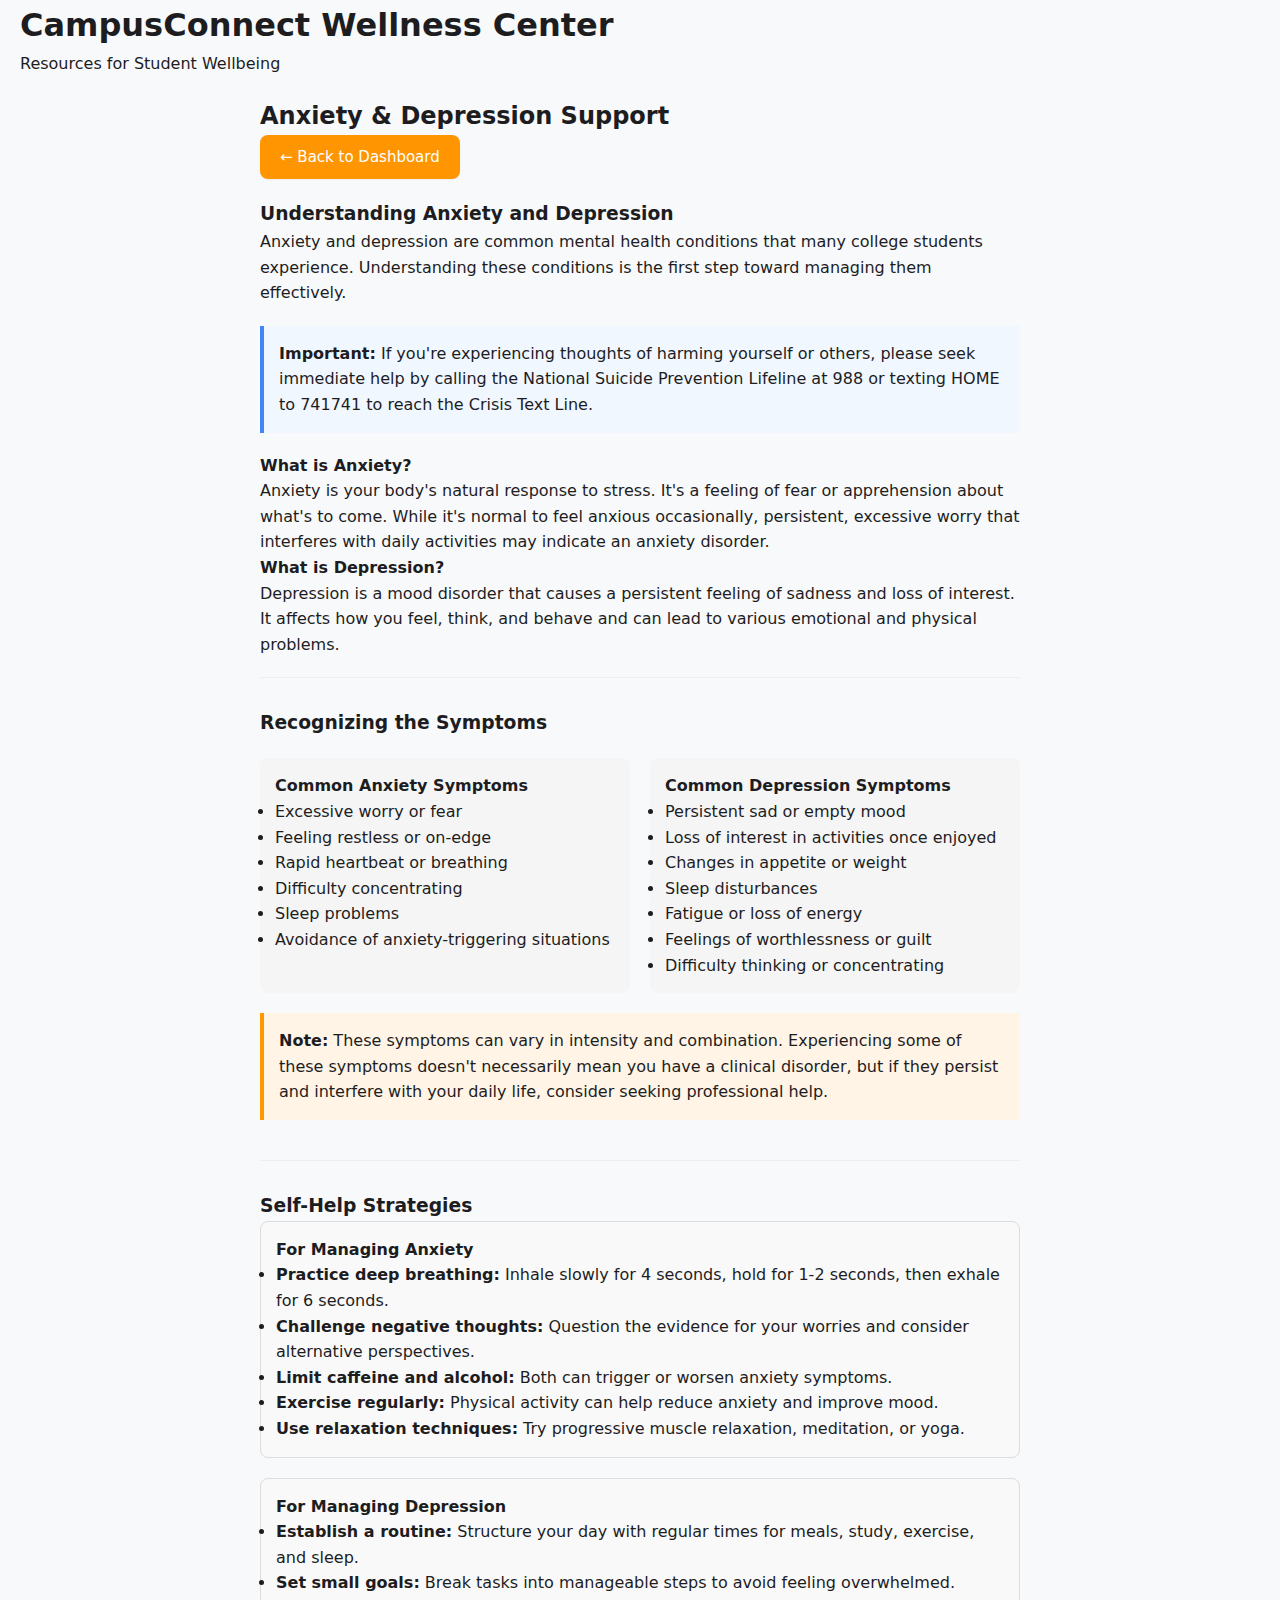
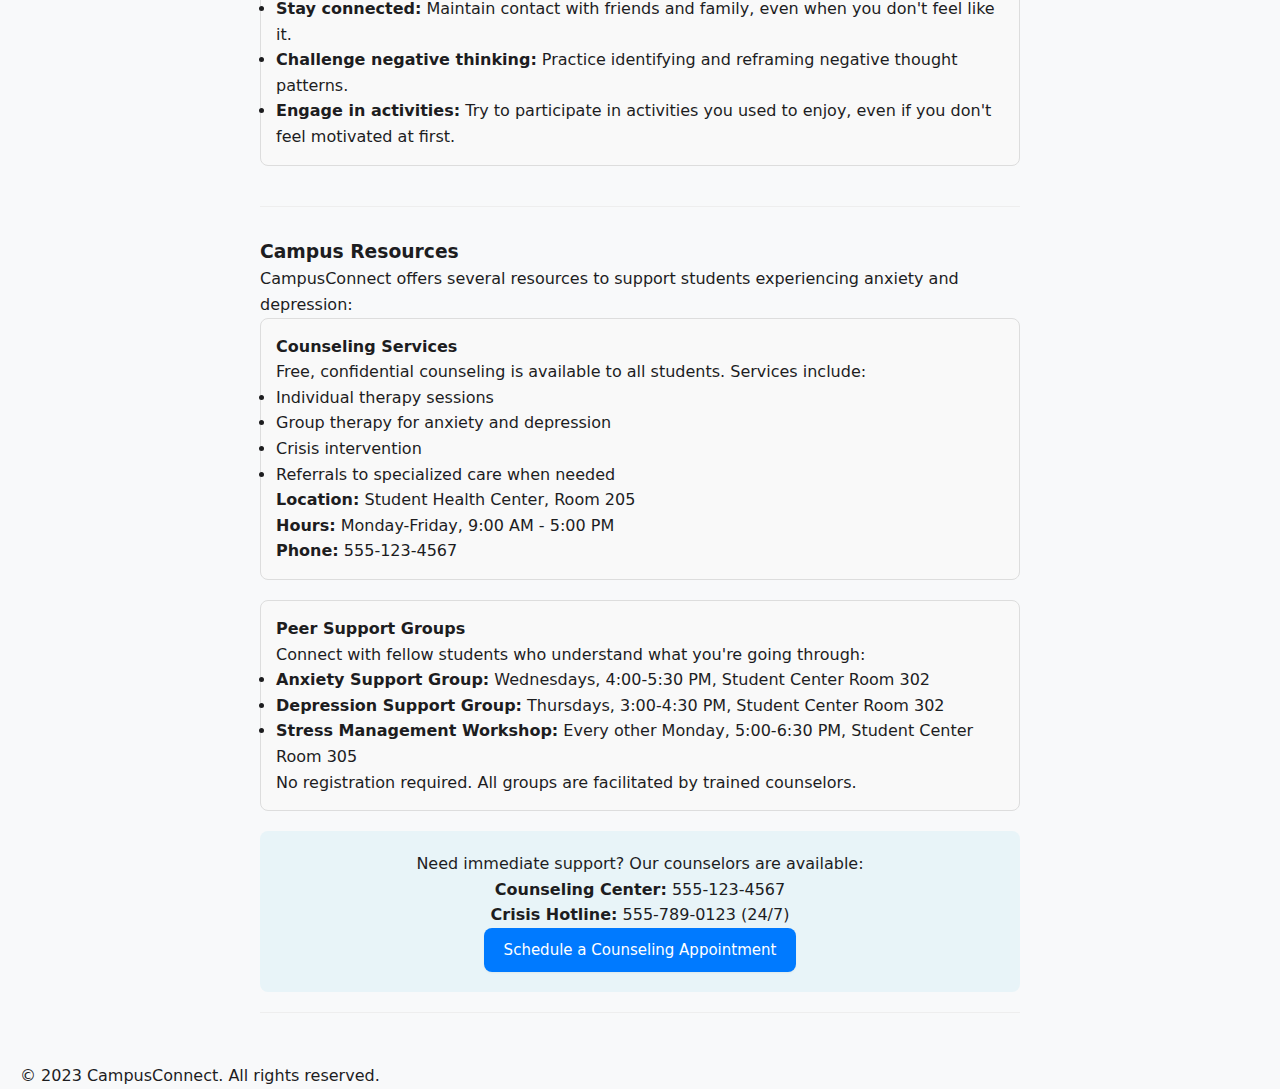
<file: wellness/anxiety_depression.html>
<!DOCTYPE html>
<html lang="en">
<head>
    <meta charset="UTF-8">
    <meta name="viewport" content="width=device-width, initial-scale=1.0">
    <title>Anxiety & Depression Support - CampusConnect</title>
    <link rel="stylesheet" href="../../css/styles.css">
    <link rel="stylesheet" href="../../css/student_features.css">
    <style>
        .wellness-resource-container {
            max-width: 800px;
            margin: 0 auto;
            padding: 20px;
        }
        
        .resource-navigation {
            margin-bottom: 20px;
        }
        
        .resource-section {
            margin-bottom: 30px;
            padding-bottom: 20px;
            border-bottom: 1px solid #eee;
        }
        
        .info-box {
            background-color: #f0f7ff;
            border-left: 4px solid #4285f4;
            padding: 15px;
            margin: 20px 0;
        }
        
        .warning-box {
            background-color: #fff4e5;
            border-left: 4px solid #ff9800;
            padding: 15px;
            margin: 20px 0;
        }
        
        .resource-card {
            background-color: #f9f9f9;
            border: 1px solid #ddd;
            border-radius: 8px;
            padding: 15px;
            margin-bottom: 20px;
        }
        
        .resource-cta {
            background-color: #e8f4f8;
            padding: 20px;
            border-radius: 8px;
            text-align: center;
            margin-top: 20px;
        }
        
        .symptom-list {
            display: grid;
            grid-template-columns: repeat(auto-fill, minmax(300px, 1fr));
            gap: 20px;
            margin: 20px 0;
        }
        
        .symptom-card {
            background-color: #f5f5f5;
            padding: 15px;
            border-radius: 8px;
        }
    </style>
</head>
<body>
    <div class="container">
        <header>
            <h1>CampusConnect Wellness Center</h1>
            <p>Resources for Student Wellbeing</p>
        </header>
        
        <main>
            <div class="wellness-resource-container">
                <h2>Anxiety & Depression Support</h2>
                
                <div class="resource-navigation">
                    <a href="../student.html" class="btn btn-secondary">← Back to Dashboard</a>
                </div>
                
                <div class="resource-content">
                    <section class="resource-section">
                        <h3>Understanding Anxiety and Depression</h3>
                        <p>Anxiety and depression are common mental health conditions that many college students experience. Understanding these conditions is the first step toward managing them effectively.</p>
                        
                        <div class="info-box">
                            <p><strong>Important:</strong> If you're experiencing thoughts of harming yourself or others, please seek immediate help by calling the National Suicide Prevention Lifeline at 988 or texting HOME to 741741 to reach the Crisis Text Line.</p>
                        </div>
                        
                        <h4>What is Anxiety?</h4>
                        <p>Anxiety is your body's natural response to stress. It's a feeling of fear or apprehension about what's to come. While it's normal to feel anxious occasionally, persistent, excessive worry that interferes with daily activities may indicate an anxiety disorder.</p>
                        
                        <h4>What is Depression?</h4>
                        <p>Depression is a mood disorder that causes a persistent feeling of sadness and loss of interest. It affects how you feel, think, and behave and can lead to various emotional and physical problems.</p>
                    </section>
                    
                    <section class="resource-section">
                        <h3>Recognizing the Symptoms</h3>
                        
                        <div class="symptom-list">
                            <div class="symptom-card">
                                <h4>Common Anxiety Symptoms</h4>
                                <ul>
                                    <li>Excessive worry or fear</li>
                                    <li>Feeling restless or on-edge</li>
                                    <li>Rapid heartbeat or breathing</li>
                                    <li>Difficulty concentrating</li>
                                    <li>Sleep problems</li>
                                    <li>Avoidance of anxiety-triggering situations</li>
                                </ul>
                            </div>
                            
                            <div class="symptom-card">
                                <h4>Common Depression Symptoms</h4>
                                <ul>
                                    <li>Persistent sad or empty mood</li>
                                    <li>Loss of interest in activities once enjoyed</li>
                                    <li>Changes in appetite or weight</li>
                                    <li>Sleep disturbances</li>
                                    <li>Fatigue or loss of energy</li>
                                    <li>Feelings of worthlessness or guilt</li>
                                    <li>Difficulty thinking or concentrating</li>
                                </ul>
                            </div>
                        </div>
                        
                        <div class="warning-box">
                            <p><strong>Note:</strong> These symptoms can vary in intensity and combination. Experiencing some of these symptoms doesn't necessarily mean you have a clinical disorder, but if they persist and interfere with your daily life, consider seeking professional help.</p>
                        </div>
                    </section>
                    
                    <section class="resource-section">
                        <h3>Self-Help Strategies</h3>
                        
                        <div class="resource-card">
                            <h4>For Managing Anxiety</h4>
                            <ul>
                                <li><strong>Practice deep breathing:</strong> Inhale slowly for 4 seconds, hold for 1-2 seconds, then exhale for 6 seconds.</li>
                                <li><strong>Challenge negative thoughts:</strong> Question the evidence for your worries and consider alternative perspectives.</li>
                                <li><strong>Limit caffeine and alcohol:</strong> Both can trigger or worsen anxiety symptoms.</li>
                                <li><strong>Exercise regularly:</strong> Physical activity can help reduce anxiety and improve mood.</li>
                                <li><strong>Use relaxation techniques:</strong> Try progressive muscle relaxation, meditation, or yoga.</li>
                            </ul>
                        </div>
                        
                        <div class="resource-card">
                            <h4>For Managing Depression</h4>
                            <ul>
                                <li><strong>Establish a routine:</strong> Structure your day with regular times for meals, study, exercise, and sleep.</li>
                                <li><strong>Set small goals:</strong> Break tasks into manageable steps to avoid feeling overwhelmed.</li>
                                <li><strong>Stay connected:</strong> Maintain contact with friends and family, even when you don't feel like it.</li>
                                <li><strong>Challenge negative thinking:</strong> Practice identifying and reframing negative thought patterns.</li>
                                <li><strong>Engage in activities:</strong> Try to participate in activities you used to enjoy, even if you don't feel motivated at first.</li>
                            </ul>
                        </div>
                    </section>
                    
                    <section class="resource-section">
                        <h3>Campus Resources</h3>
                        <p>CampusConnect offers several resources to support students experiencing anxiety and depression:</p>
                        
                        <div class="resource-card">
                            <h4>Counseling Services</h4>
                            <p>Free, confidential counseling is available to all students. Services include:</p>
                            <ul>
                                <li>Individual therapy sessions</li>
                                <li>Group therapy for anxiety and depression</li>
                                <li>Crisis intervention</li>
                                <li>Referrals to specialized care when needed</li>
                            </ul>
                            <p><strong>Location:</strong> Student Health Center, Room 205</p>
                            <p><strong>Hours:</strong> Monday-Friday, 9:00 AM - 5:00 PM</p>
                            <p><strong>Phone:</strong> 555-123-4567</p>
                        </div>
                        
                        <div class="resource-card">
                            <h4>Peer Support Groups</h4>
                            <p>Connect with fellow students who understand what you're going through:</p>
                            <ul>
                                <li><strong>Anxiety Support Group:</strong> Wednesdays, 4:00-5:30 PM, Student Center Room 302</li>
                                <li><strong>Depression Support Group:</strong> Thursdays, 3:00-4:30 PM, Student Center Room 302</li>
                                <li><strong>Stress Management Workshop:</strong> Every other Monday, 5:00-6:30 PM, Student Center Room 305</li>
                            </ul>
                            <p>No registration required. All groups are facilitated by trained counselors.</p>
                        </div>
                        
                        <div class="resource-cta">
                            <p>Need immediate support? Our counselors are available:</p>
                            <p><strong>Counseling Center:</strong> 555-123-4567</p>
                            <p><strong>Crisis Hotline:</strong> 555-789-0123 (24/7)</p>
                            <a href="#" class="btn btn-primary schedule-btn">Schedule a Counseling Appointment</a>
                        </div>
                    </section>
                </div>
            </div>
        </main>
        
        <footer>
            <p>&copy; 2023 CampusConnect. All rights reserved.</p>
        </footer>
    </div>
    
    <script>
        document.addEventListener('DOMContentLoaded', function() {
            // Schedule appointment button
            const scheduleBtn = document.querySelector('.schedule-btn');
            if (scheduleBtn) {
                scheduleBtn.addEventListener('click', function(e) {
                    e.preventDefault();
                    alert('You will be redirected to the counseling appointment scheduling system.');
                    window.location.href = '../student.html#wellness-section';
                });
            }
        });
    </script>
</body>
</html>
</file>
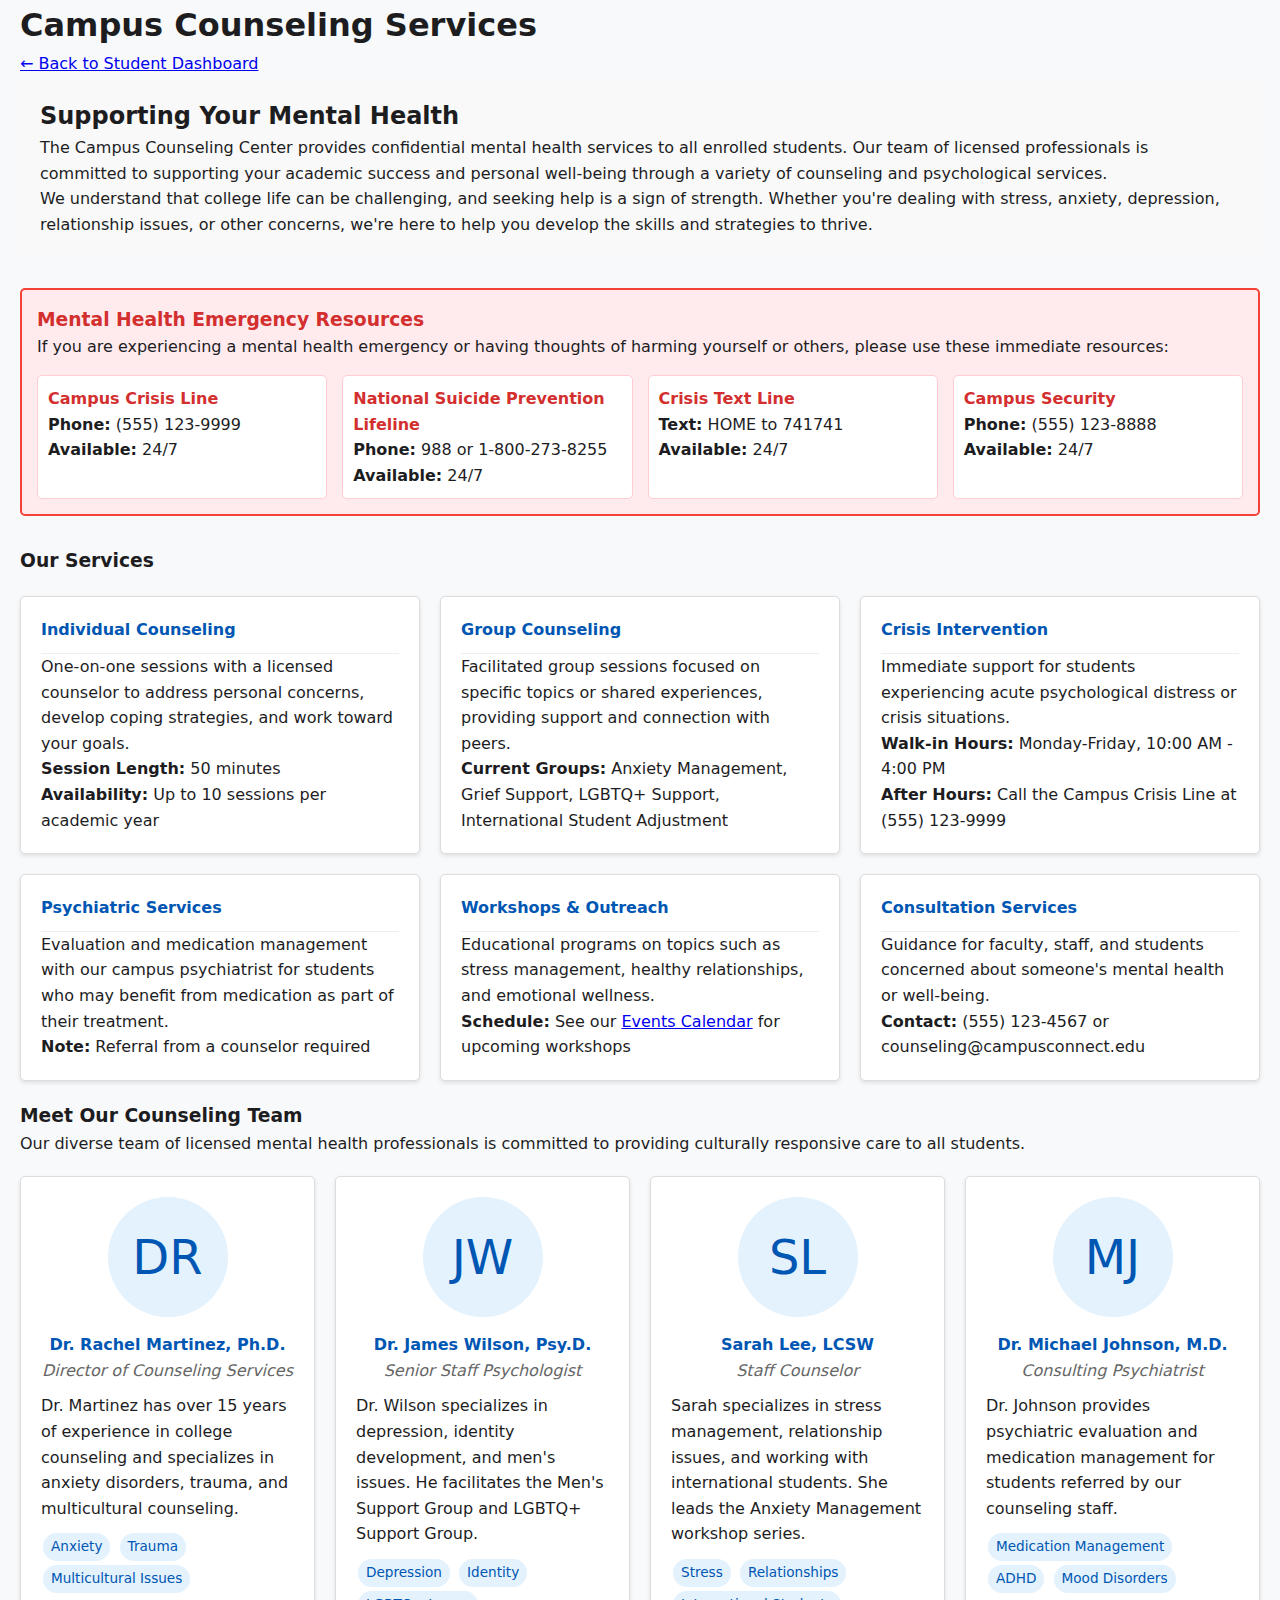
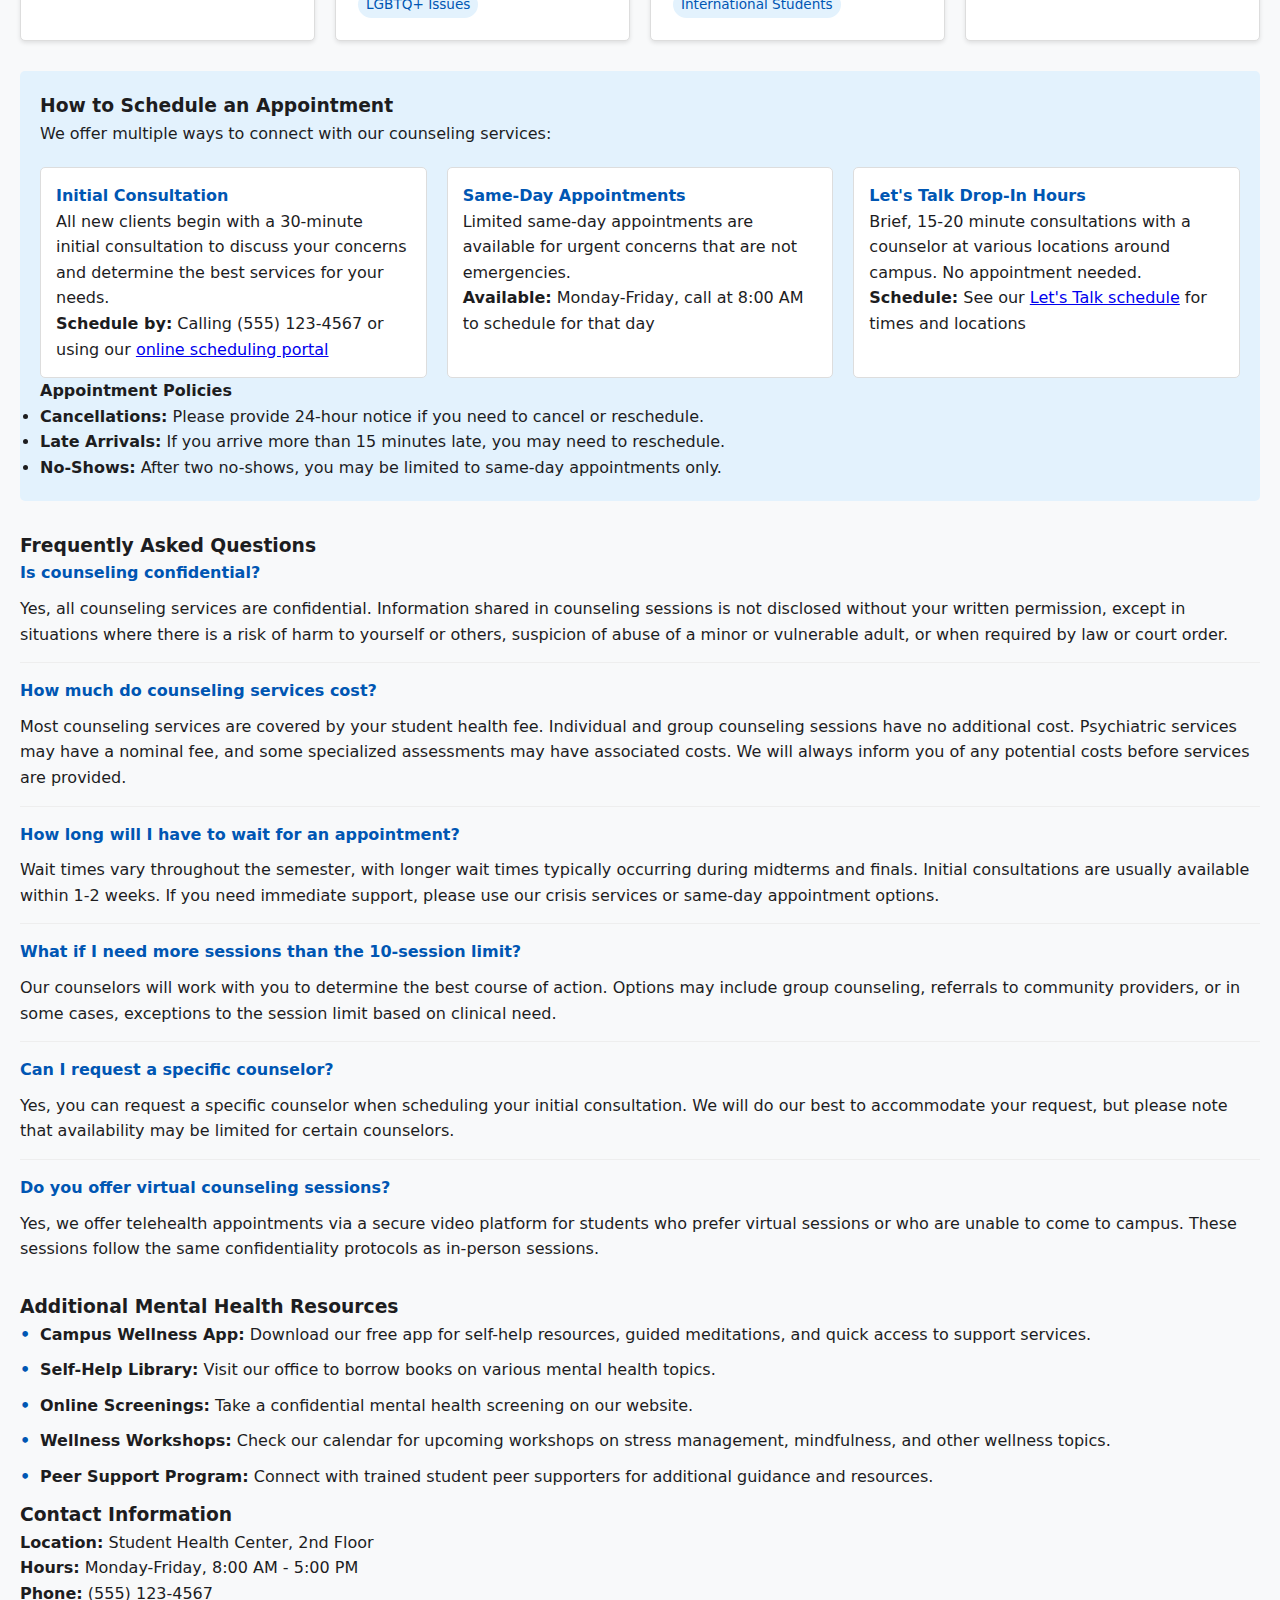
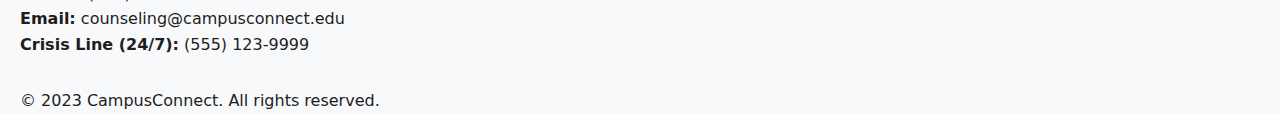
<file: wellness/counseling.html>
<!DOCTYPE html>
<html lang="en">
<head>
    <meta charset="UTF-8">
    <meta name="viewport" content="width=device-width, initial-scale=1.0">
    <title>Campus Counseling Services - CampusConnect</title>
    <link rel="stylesheet" href="../../css/styles.css">
    <style>
        .counseling-section {
            margin-bottom: 30px;
        }
        
        .counseling-intro {
            background-color: #f9f9f9;
            padding: 20px;
            border-radius: 5px;
            margin-bottom: 20px;
        }
        
        .services-container {
            display: flex;
            flex-wrap: wrap;
            gap: 20px;
            margin: 20px 0;
        }
        
        .service-card {
            flex: 1 1 300px;
            background-color: #fff;
            border: 1px solid #ddd;
            border-radius: 5px;
            padding: 20px;
            box-shadow: 0 2px 4px rgba(0, 0, 0, 0.1);
        }
        
        .service-card h4 {
            color: #0056b3;
            margin-top: 0;
            border-bottom: 1px solid #eee;
            padding-bottom: 10px;
        }
        
        .counselor-profiles {
            display: flex;
            flex-wrap: wrap;
            gap: 20px;
            margin: 20px 0;
        }
        
        .counselor-card {
            flex: 1 1 250px;
            background-color: #fff;
            border: 1px solid #ddd;
            border-radius: 5px;
            padding: 20px;
            box-shadow: 0 2px 4px rgba(0, 0, 0, 0.1);
            display: flex;
            flex-direction: column;
        }
        
        .counselor-photo {
            width: 120px;
            height: 120px;
            border-radius: 50%;
            background-color: #e3f2fd;
            margin: 0 auto 15px;
            display: flex;
            align-items: center;
            justify-content: center;
            font-size: 48px;
            color: #0056b3;
        }
        
        .counselor-info h4 {
            color: #0056b3;
            margin-top: 0;
            text-align: center;
        }
        
        .counselor-title {
            text-align: center;
            font-style: italic;
            margin-bottom: 10px;
            color: #666;
        }
        
        .counselor-specialties {
            margin-top: 10px;
        }
        
        .specialty-tag {
            display: inline-block;
            background-color: #e3f2fd;
            color: #0056b3;
            padding: 3px 8px;
            border-radius: 15px;
            font-size: 0.85em;
            margin: 2px;
        }
        
        .appointment-section {
            background-color: #e3f2fd;
            padding: 20px;
            border-radius: 5px;
            margin-top: 30px;
        }
        
        .appointment-options {
            display: flex;
            flex-wrap: wrap;
            gap: 20px;
            margin-top: 20px;
        }
        
        .appointment-option {
            flex: 1 1 300px;
            background-color: #fff;
            border: 1px solid #ddd;
            border-radius: 5px;
            padding: 15px;
        }
        
        .appointment-option h4 {
            color: #0056b3;
            margin-top: 0;
        }
        
        .emergency-box {
            background-color: #ffebee;
            border: 2px solid #f44336;
            border-radius: 5px;
            padding: 15px;
            margin: 30px 0;
        }
        
        .emergency-box h3 {
            color: #d32f2f;
            margin-top: 0;
        }
        
        .emergency-contacts {
            display: flex;
            flex-wrap: wrap;
            gap: 15px;
            margin-top: 15px;
        }
        
        .emergency-contact {
            flex: 1 1 200px;
            background-color: #fff;
            border: 1px solid #ffcdd2;
            border-radius: 5px;
            padding: 10px;
        }
        
        .emergency-contact h4 {
            color: #d32f2f;
            margin-top: 0;
        }
        
        .faq-section {
            margin-top: 30px;
        }
        
        .faq-item {
            margin-bottom: 15px;
            border-bottom: 1px solid #eee;
            padding-bottom: 15px;
        }
        
        .faq-item h4 {
            color: #0056b3;
            margin-bottom: 10px;
        }
        
        .faq-item:last-child {
            border-bottom: none;
        }
        
        .resources-list {
            list-style-type: none;
            padding-left: 0;
        }
        
        .resources-list li {
            margin-bottom: 10px;
            padding-left: 20px;
            position: relative;
        }
        
        .resources-list li::before {
            content: "•";
            position: absolute;
            left: 0;
            color: #0056b3;
            font-weight: bold;
        }
    </style>
</head>
<body>
    <div class="container">
        <header>
            <h1>Campus Counseling Services</h1>
            <p><a href="../student.html">← Back to Student Dashboard</a></p>
        </header>
        
        <main>
            <section class="counseling-section">
                <div class="counseling-intro">
                    <h2>Supporting Your Mental Health</h2>
                    <p>The Campus Counseling Center provides confidential mental health services to all enrolled students. Our team of licensed professionals is committed to supporting your academic success and personal well-being through a variety of counseling and psychological services.</p>
                    <p>We understand that college life can be challenging, and seeking help is a sign of strength. Whether you're dealing with stress, anxiety, depression, relationship issues, or other concerns, we're here to help you develop the skills and strategies to thrive.</p>
                </div>
                
                <div class="emergency-box">
                    <h3>Mental Health Emergency Resources</h3>
                    <p>If you are experiencing a mental health emergency or having thoughts of harming yourself or others, please use these immediate resources:</p>
                    
                    <div class="emergency-contacts">
                        <div class="emergency-contact">
                            <h4>Campus Crisis Line</h4>
                            <p><strong>Phone:</strong> (555) 123-9999</p>
                            <p><strong>Available:</strong> 24/7</p>
                        </div>
                        
                        <div class="emergency-contact">
                            <h4>National Suicide Prevention Lifeline</h4>
                            <p><strong>Phone:</strong> 988 or 1-800-273-8255</p>
                            <p><strong>Available:</strong> 24/7</p>
                        </div>
                        
                        <div class="emergency-contact">
                            <h4>Crisis Text Line</h4>
                            <p><strong>Text:</strong> HOME to 741741</p>
                            <p><strong>Available:</strong> 24/7</p>
                        </div>
                        
                        <div class="emergency-contact">
                            <h4>Campus Security</h4>
                            <p><strong>Phone:</strong> (555) 123-8888</p>
                            <p><strong>Available:</strong> 24/7</p>
                        </div>
                    </div>
                </div>
                
                <h3>Our Services</h3>
                <div class="services-container">
                    <div class="service-card">
                        <h4>Individual Counseling</h4>
                        <p>One-on-one sessions with a licensed counselor to address personal concerns, develop coping strategies, and work toward your goals.</p>
                        <p><strong>Session Length:</strong> 50 minutes</p>
                        <p><strong>Availability:</strong> Up to 10 sessions per academic year</p>
                    </div>
                    
                    <div class="service-card">
                        <h4>Group Counseling</h4>
                        <p>Facilitated group sessions focused on specific topics or shared experiences, providing support and connection with peers.</p>
                        <p><strong>Current Groups:</strong> Anxiety Management, Grief Support, LGBTQ+ Support, International Student Adjustment</p>
                    </div>
                    
                    <div class="service-card">
                        <h4>Crisis Intervention</h4>
                        <p>Immediate support for students experiencing acute psychological distress or crisis situations.</p>
                        <p><strong>Walk-in Hours:</strong> Monday-Friday, 10:00 AM - 4:00 PM</p>
                        <p><strong>After Hours:</strong> Call the Campus Crisis Line at (555) 123-9999</p>
                    </div>
                    
                    <div class="service-card">
                        <h4>Psychiatric Services</h4>
                        <p>Evaluation and medication management with our campus psychiatrist for students who may benefit from medication as part of their treatment.</p>
                        <p><strong>Note:</strong> Referral from a counselor required</p>
                    </div>
                    
                    <div class="service-card">
                        <h4>Workshops & Outreach</h4>
                        <p>Educational programs on topics such as stress management, healthy relationships, and emotional wellness.</p>
                        <p><strong>Schedule:</strong> See our <a href="#">Events Calendar</a> for upcoming workshops</p>
                    </div>
                    
                    <div class="service-card">
                        <h4>Consultation Services</h4>
                        <p>Guidance for faculty, staff, and students concerned about someone's mental health or well-being.</p>
                        <p><strong>Contact:</strong> (555) 123-4567 or counseling@campusconnect.edu</p>
                    </div>
                </div>
                
                <h3>Meet Our Counseling Team</h3>
                <p>Our diverse team of licensed mental health professionals is committed to providing culturally responsive care to all students.</p>
                
                <div class="counselor-profiles">
                    <div class="counselor-card">
                        <div class="counselor-photo">DR</div>
                        <div class="counselor-info">
                            <h4>Dr. Rachel Martinez, Ph.D.</h4>
                            <p class="counselor-title">Director of Counseling Services</p>
                            <p>Dr. Martinez has over 15 years of experience in college counseling and specializes in anxiety disorders, trauma, and multicultural counseling.</p>
                            <div class="counselor-specialties">
                                <span class="specialty-tag">Anxiety</span>
                                <span class="specialty-tag">Trauma</span>
                                <span class="specialty-tag">Multicultural Issues</span>
                            </div>
                        </div>
                    </div>
                    
                    <div class="counselor-card">
                        <div class="counselor-photo">JW</div>
                        <div class="counselor-info">
                            <h4>Dr. James Wilson, Psy.D.</h4>
                            <p class="counselor-title">Senior Staff Psychologist</p>
                            <p>Dr. Wilson specializes in depression, identity development, and men's issues. He facilitates the Men's Support Group and LGBTQ+ Support Group.</p>
                            <div class="counselor-specialties">
                                <span class="specialty-tag">Depression</span>
                                <span class="specialty-tag">Identity</span>
                                <span class="specialty-tag">LGBTQ+ Issues</span>
                            </div>
                        </div>
                    </div>
                    
                    <div class="counselor-card">
                        <div class="counselor-photo">SL</div>
                        <div class="counselor-info">
                            <h4>Sarah Lee, LCSW</h4>
                            <p class="counselor-title">Staff Counselor</p>
                            <p>Sarah specializes in stress management, relationship issues, and working with international students. She leads the Anxiety Management workshop series.</p>
                            <div class="counselor-specialties">
                                <span class="specialty-tag">Stress</span>
                                <span class="specialty-tag">Relationships</span>
                                <span class="specialty-tag">International Students</span>
                            </div>
                        </div>
                    </div>
                    
                    <div class="counselor-card">
                        <div class="counselor-photo">MJ</div>
                        <div class="counselor-info">
                            <h4>Dr. Michael Johnson, M.D.</h4>
                            <p class="counselor-title">Consulting Psychiatrist</p>
                            <p>Dr. Johnson provides psychiatric evaluation and medication management for students referred by our counseling staff.</p>
                            <div class="counselor-specialties">
                                <span class="specialty-tag">Medication Management</span>
                                <span class="specialty-tag">ADHD</span>
                                <span class="specialty-tag">Mood Disorders</span>
                            </div>
                        </div>
                    </div>
                </div>
                
                <div class="appointment-section">
                    <h3>How to Schedule an Appointment</h3>
                    <p>We offer multiple ways to connect with our counseling services:</p>
                    
                    <div class="appointment-options">
                        <div class="appointment-option">
                            <h4>Initial Consultation</h4>
                            <p>All new clients begin with a 30-minute initial consultation to discuss your concerns and determine the best services for your needs.</p>
                            <p><strong>Schedule by:</strong> Calling (555) 123-4567 or using our <a href="#">online scheduling portal</a></p>
                        </div>
                        
                        <div class="appointment-option">
                            <h4>Same-Day Appointments</h4>
                            <p>Limited same-day appointments are available for urgent concerns that are not emergencies.</p>
                            <p><strong>Available:</strong> Monday-Friday, call at 8:00 AM to schedule for that day</p>
                        </div>
                        
                        <div class="appointment-option">
                            <h4>Let's Talk Drop-In Hours</h4>
                            <p>Brief, 15-20 minute consultations with a counselor at various locations around campus. No appointment needed.</p>
                            <p><strong>Schedule:</strong> See our <a href="#">Let's Talk schedule</a> for times and locations</p>
                        </div>
                    </div>
                    
                    <h4>Appointment Policies</h4>
                    <ul>
                        <li><strong>Cancellations:</strong> Please provide 24-hour notice if you need to cancel or reschedule.</li>
                        <li><strong>Late Arrivals:</strong> If you arrive more than 15 minutes late, you may need to reschedule.</li>
                        <li><strong>No-Shows:</strong> After two no-shows, you may be limited to same-day appointments only.</li>
                    </ul>
                </div>
                
                <div class="faq-section">
                    <h3>Frequently Asked Questions</h3>
                    
                    <div class="faq-item">
                        <h4>Is counseling confidential?</h4>
                        <p>Yes, all counseling services are confidential. Information shared in counseling sessions is not disclosed without your written permission, except in situations where there is a risk of harm to yourself or others, suspicion of abuse of a minor or vulnerable adult, or when required by law or court order.</p>
                    </div>
                    
                    <div class="faq-item">
                        <h4>How much do counseling services cost?</h4>
                        <p>Most counseling services are covered by your student health fee. Individual and group counseling sessions have no additional cost. Psychiatric services may have a nominal fee, and some specialized assessments may have associated costs. We will always inform you of any potential costs before services are provided.</p>
                    </div>
                    
                    <div class="faq-item">
                        <h4>How long will I have to wait for an appointment?</h4>
                        <p>Wait times vary throughout the semester, with longer wait times typically occurring during midterms and finals. Initial consultations are usually available within 1-2 weeks. If you need immediate support, please use our crisis services or same-day appointment options.</p>
                    </div>
                    
                    <div class="faq-item">
                        <h4>What if I need more sessions than the 10-session limit?</h4>
                        <p>Our counselors will work with you to determine the best course of action. Options may include group counseling, referrals to community providers, or in some cases, exceptions to the session limit based on clinical need.</p>
                    </div>
                    
                    <div class="faq-item">
                        <h4>Can I request a specific counselor?</h4>
                        <p>Yes, you can request a specific counselor when scheduling your initial consultation. We will do our best to accommodate your request, but please note that availability may be limited for certain counselors.</p>
                    </div>
                    
                    <div class="faq-item">
                        <h4>Do you offer virtual counseling sessions?</h4>
                        <p>Yes, we offer telehealth appointments via a secure video platform for students who prefer virtual sessions or who are unable to come to campus. These sessions follow the same confidentiality protocols as in-person sessions.</p>
                    </div>
                </div>
                
                <h3>Additional Mental Health Resources</h3>
                
                <ul class="resources-list">
                    <li><strong>Campus Wellness App:</strong> Download our free app for self-help resources, guided meditations, and quick access to support services.</li>
                    <li><strong>Self-Help Library:</strong> Visit our office to borrow books on various mental health topics.</li>
                    <li><strong>Online Screenings:</strong> Take a confidential mental health screening on our website.</li>
                    <li><strong>Wellness Workshops:</strong> Check our calendar for upcoming workshops on stress management, mindfulness, and other wellness topics.</li>
                    <li><strong>Peer Support Program:</strong> Connect with trained student peer supporters for additional guidance and resources.</li>
                </ul>
                
                <h3>Contact Information</h3>
                <p><strong>Location:</strong> Student Health Center, 2nd Floor<br>
                <strong>Hours:</strong> Monday-Friday, 8:00 AM - 5:00 PM<br>
                <strong>Phone:</strong> (555) 123-4567<br>
                <strong>Email:</strong> counseling@campusconnect.edu<br>
                <strong>Crisis Line (24/7):</strong> (555) 123-9999</p>
            </section>
        </main>
        
        <footer>
            <p>&copy; 2023 CampusConnect. All rights reserved.</p>
        </footer>
    </div>
</body>
</html>
</file>
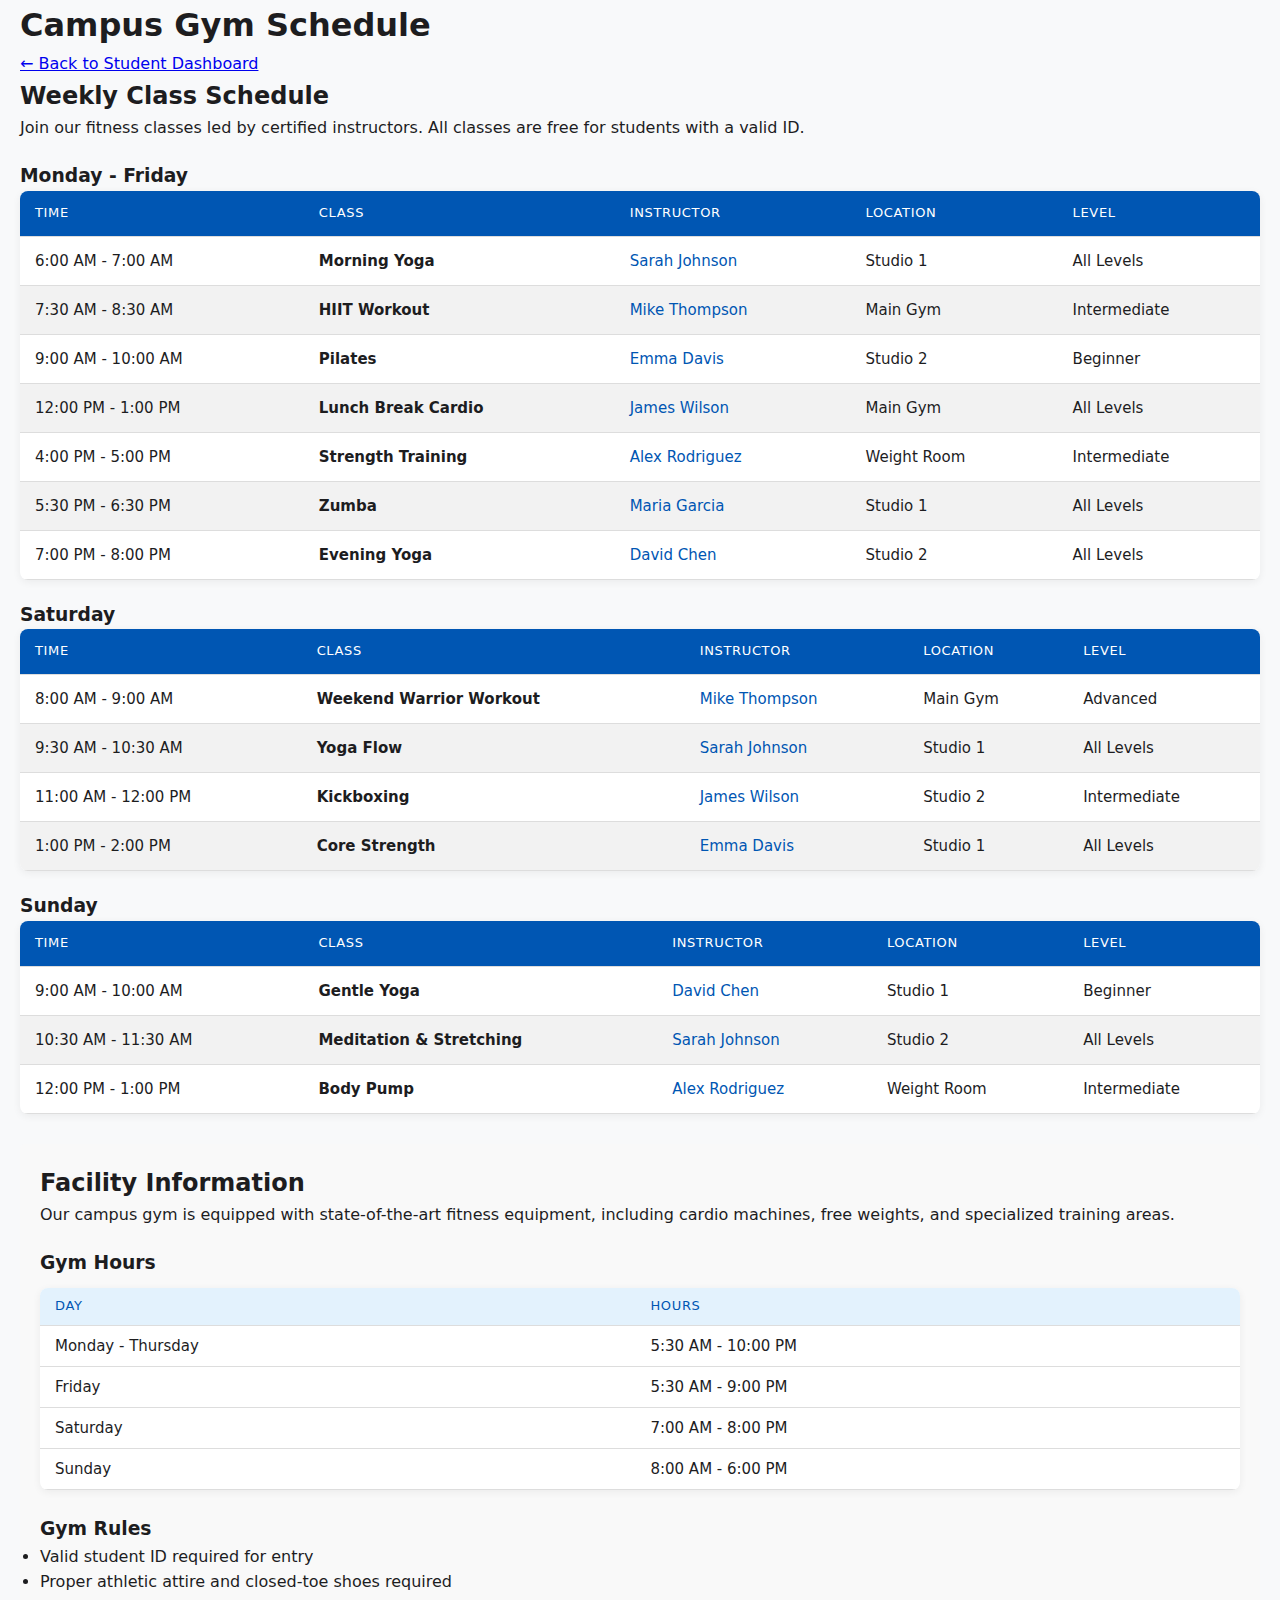
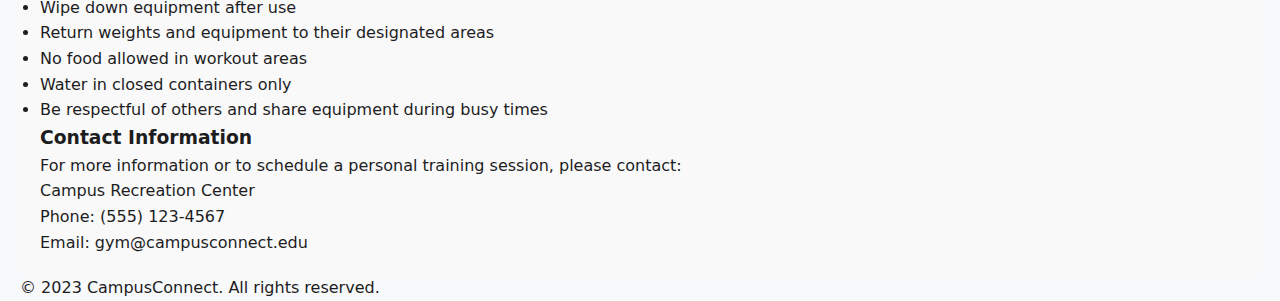
<file: wellness/gym_schedule.html>
<!DOCTYPE html>
<html lang="en">
<head>
    <meta charset="UTF-8">
    <meta name="viewport" content="width=device-width, initial-scale=1.0">
    <title>Campus Gym Schedule - CampusConnect</title>
    <link rel="stylesheet" href="../../css/styles.css">
    <style>
        .schedule-container {
            margin: 20px 0;
        }
        
        .schedule-table {
            width: 100%;
            border-collapse: collapse;
            margin-bottom: 20px;
        }
        
        .schedule-table th, .schedule-table td {
            padding: 12px 15px;
            text-align: left;
            border-bottom: 1px solid #ddd;
        }
        
        .schedule-table th {
            background-color: #0056b3;
            color: #fff;
        }
        
        .schedule-table tr:nth-child(even) {
            background-color: #f2f2f2;
        }
        
        .schedule-table tr:hover {
            background-color: #e3f2fd;
        }
        
        .class-type {
            font-weight: bold;
        }
        
        .instructor {
            color: #0056b3;
        }
        
        .facility-info {
            margin-top: 30px;
            padding: 20px;
            background-color: #f9f9f9;
            border-radius: 5px;
        }
        
        .facility-hours {
            margin-top: 20px;
        }
        
        .facility-hours h3 {
            margin-bottom: 10px;
        }
        
        .hours-table {
            width: 100%;
            border-collapse: collapse;
        }
        
        .hours-table th, .hours-table td {
            padding: 8px 15px;
            text-align: left;
            border-bottom: 1px solid #ddd;
        }
        
        .hours-table th {
            background-color: #e3f2fd;
            color: #0056b3;
        }
    </style>
</head>
<body>
    <div class="container">
        <header>
            <h1>Campus Gym Schedule</h1>
            <p><a href="../student.html">← Back to Student Dashboard</a></p>
        </header>
        
        <main>
            <section>
                <h2>Weekly Class Schedule</h2>
                <p>Join our fitness classes led by certified instructors. All classes are free for students with a valid ID.</p>
                
                <div class="schedule-container">
                    <h3>Monday - Friday</h3>
                    <table class="schedule-table">
                        <thead>
                            <tr>
                                <th>Time</th>
                                <th>Class</th>
                                <th>Instructor</th>
                                <th>Location</th>
                                <th>Level</th>
                            </tr>
                        </thead>
                        <tbody>
                            <tr>
                                <td>6:00 AM - 7:00 AM</td>
                                <td class="class-type">Morning Yoga</td>
                                <td class="instructor">Sarah Johnson</td>
                                <td>Studio 1</td>
                                <td>All Levels</td>
                            </tr>
                            <tr>
                                <td>7:30 AM - 8:30 AM</td>
                                <td class="class-type">HIIT Workout</td>
                                <td class="instructor">Mike Thompson</td>
                                <td>Main Gym</td>
                                <td>Intermediate</td>
                            </tr>
                            <tr>
                                <td>9:00 AM - 10:00 AM</td>
                                <td class="class-type">Pilates</td>
                                <td class="instructor">Emma Davis</td>
                                <td>Studio 2</td>
                                <td>Beginner</td>
                            </tr>
                            <tr>
                                <td>12:00 PM - 1:00 PM</td>
                                <td class="class-type">Lunch Break Cardio</td>
                                <td class="instructor">James Wilson</td>
                                <td>Main Gym</td>
                                <td>All Levels</td>
                            </tr>
                            <tr>
                                <td>4:00 PM - 5:00 PM</td>
                                <td class="class-type">Strength Training</td>
                                <td class="instructor">Alex Rodriguez</td>
                                <td>Weight Room</td>
                                <td>Intermediate</td>
                            </tr>
                            <tr>
                                <td>5:30 PM - 6:30 PM</td>
                                <td class="class-type">Zumba</td>
                                <td class="instructor">Maria Garcia</td>
                                <td>Studio 1</td>
                                <td>All Levels</td>
                            </tr>
                            <tr>
                                <td>7:00 PM - 8:00 PM</td>
                                <td class="class-type">Evening Yoga</td>
                                <td class="instructor">David Chen</td>
                                <td>Studio 2</td>
                                <td>All Levels</td>
                            </tr>
                        </tbody>
                    </table>
                    
                    <h3>Saturday</h3>
                    <table class="schedule-table">
                        <thead>
                            <tr>
                                <th>Time</th>
                                <th>Class</th>
                                <th>Instructor</th>
                                <th>Location</th>
                                <th>Level</th>
                            </tr>
                        </thead>
                        <tbody>
                            <tr>
                                <td>8:00 AM - 9:00 AM</td>
                                <td class="class-type">Weekend Warrior Workout</td>
                                <td class="instructor">Mike Thompson</td>
                                <td>Main Gym</td>
                                <td>Advanced</td>
                            </tr>
                            <tr>
                                <td>9:30 AM - 10:30 AM</td>
                                <td class="class-type">Yoga Flow</td>
                                <td class="instructor">Sarah Johnson</td>
                                <td>Studio 1</td>
                                <td>All Levels</td>
                            </tr>
                            <tr>
                                <td>11:00 AM - 12:00 PM</td>
                                <td class="class-type">Kickboxing</td>
                                <td class="instructor">James Wilson</td>
                                <td>Studio 2</td>
                                <td>Intermediate</td>
                            </tr>
                            <tr>
                                <td>1:00 PM - 2:00 PM</td>
                                <td class="class-type">Core Strength</td>
                                <td class="instructor">Emma Davis</td>
                                <td>Studio 1</td>
                                <td>All Levels</td>
                            </tr>
                        </tbody>
                    </table>
                    
                    <h3>Sunday</h3>
                    <table class="schedule-table">
                        <thead>
                            <tr>
                                <th>Time</th>
                                <th>Class</th>
                                <th>Instructor</th>
                                <th>Location</th>
                                <th>Level</th>
                            </tr>
                        </thead>
                        <tbody>
                            <tr>
                                <td>9:00 AM - 10:00 AM</td>
                                <td class="class-type">Gentle Yoga</td>
                                <td class="instructor">David Chen</td>
                                <td>Studio 1</td>
                                <td>Beginner</td>
                            </tr>
                            <tr>
                                <td>10:30 AM - 11:30 AM</td>
                                <td class="class-type">Meditation & Stretching</td>
                                <td class="instructor">Sarah Johnson</td>
                                <td>Studio 2</td>
                                <td>All Levels</td>
                            </tr>
                            <tr>
                                <td>12:00 PM - 1:00 PM</td>
                                <td class="class-type">Body Pump</td>
                                <td class="instructor">Alex Rodriguez</td>
                                <td>Weight Room</td>
                                <td>Intermediate</td>
                            </tr>
                        </tbody>
                    </table>
                </div>
                
                <div class="facility-info">
                    <h2>Facility Information</h2>
                    <p>Our campus gym is equipped with state-of-the-art fitness equipment, including cardio machines, free weights, and specialized training areas.</p>
                    
                    <div class="facility-hours">
                        <h3>Gym Hours</h3>
                        <table class="hours-table">
                            <thead>
                                <tr>
                                    <th>Day</th>
                                    <th>Hours</th>
                                </tr>
                            </thead>
                            <tbody>
                                <tr>
                                    <td>Monday - Thursday</td>
                                    <td>5:30 AM - 10:00 PM</td>
                                </tr>
                                <tr>
                                    <td>Friday</td>
                                    <td>5:30 AM - 9:00 PM</td>
                                </tr>
                                <tr>
                                    <td>Saturday</td>
                                    <td>7:00 AM - 8:00 PM</td>
                                </tr>
                                <tr>
                                    <td>Sunday</td>
                                    <td>8:00 AM - 6:00 PM</td>
                                </tr>
                            </tbody>
                        </table>
                    </div>
                    
                    <h3>Gym Rules</h3>
                    <ul>
                        <li>Valid student ID required for entry</li>
                        <li>Proper athletic attire and closed-toe shoes required</li>
                        <li>Wipe down equipment after use</li>
                        <li>Return weights and equipment to their designated areas</li>
                        <li>No food allowed in workout areas</li>
                        <li>Water in closed containers only</li>
                        <li>Be respectful of others and share equipment during busy times</li>
                    </ul>
                    
                    <h3>Contact Information</h3>
                    <p>For more information or to schedule a personal training session, please contact:</p>
                    <p>Campus Recreation Center<br>
                    Phone: (555) 123-4567<br>
                    Email: gym@campusconnect.edu</p>
                </div>
            </section>
        </main>
        
        <footer>
            <p>&copy; 2023 CampusConnect. All rights reserved.</p>
        </footer>
    </div>
</body>
</html>
</file>
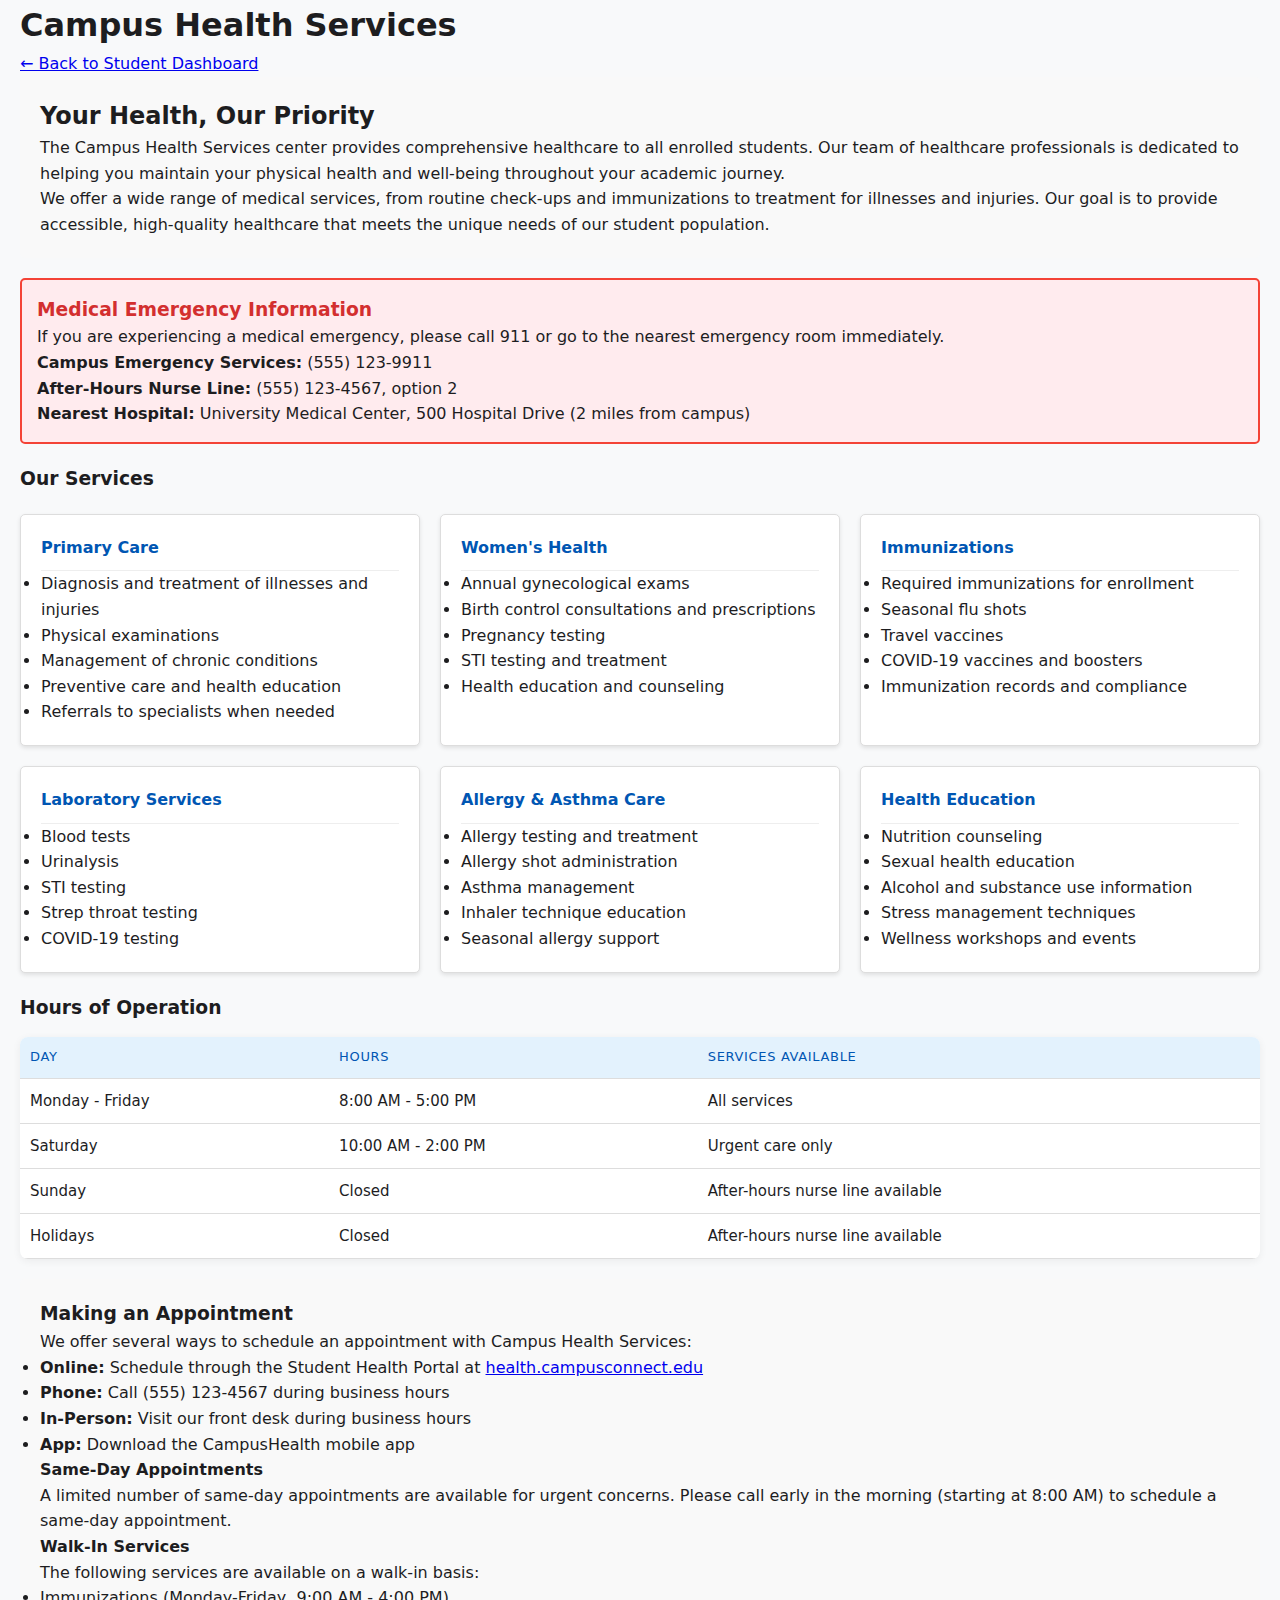
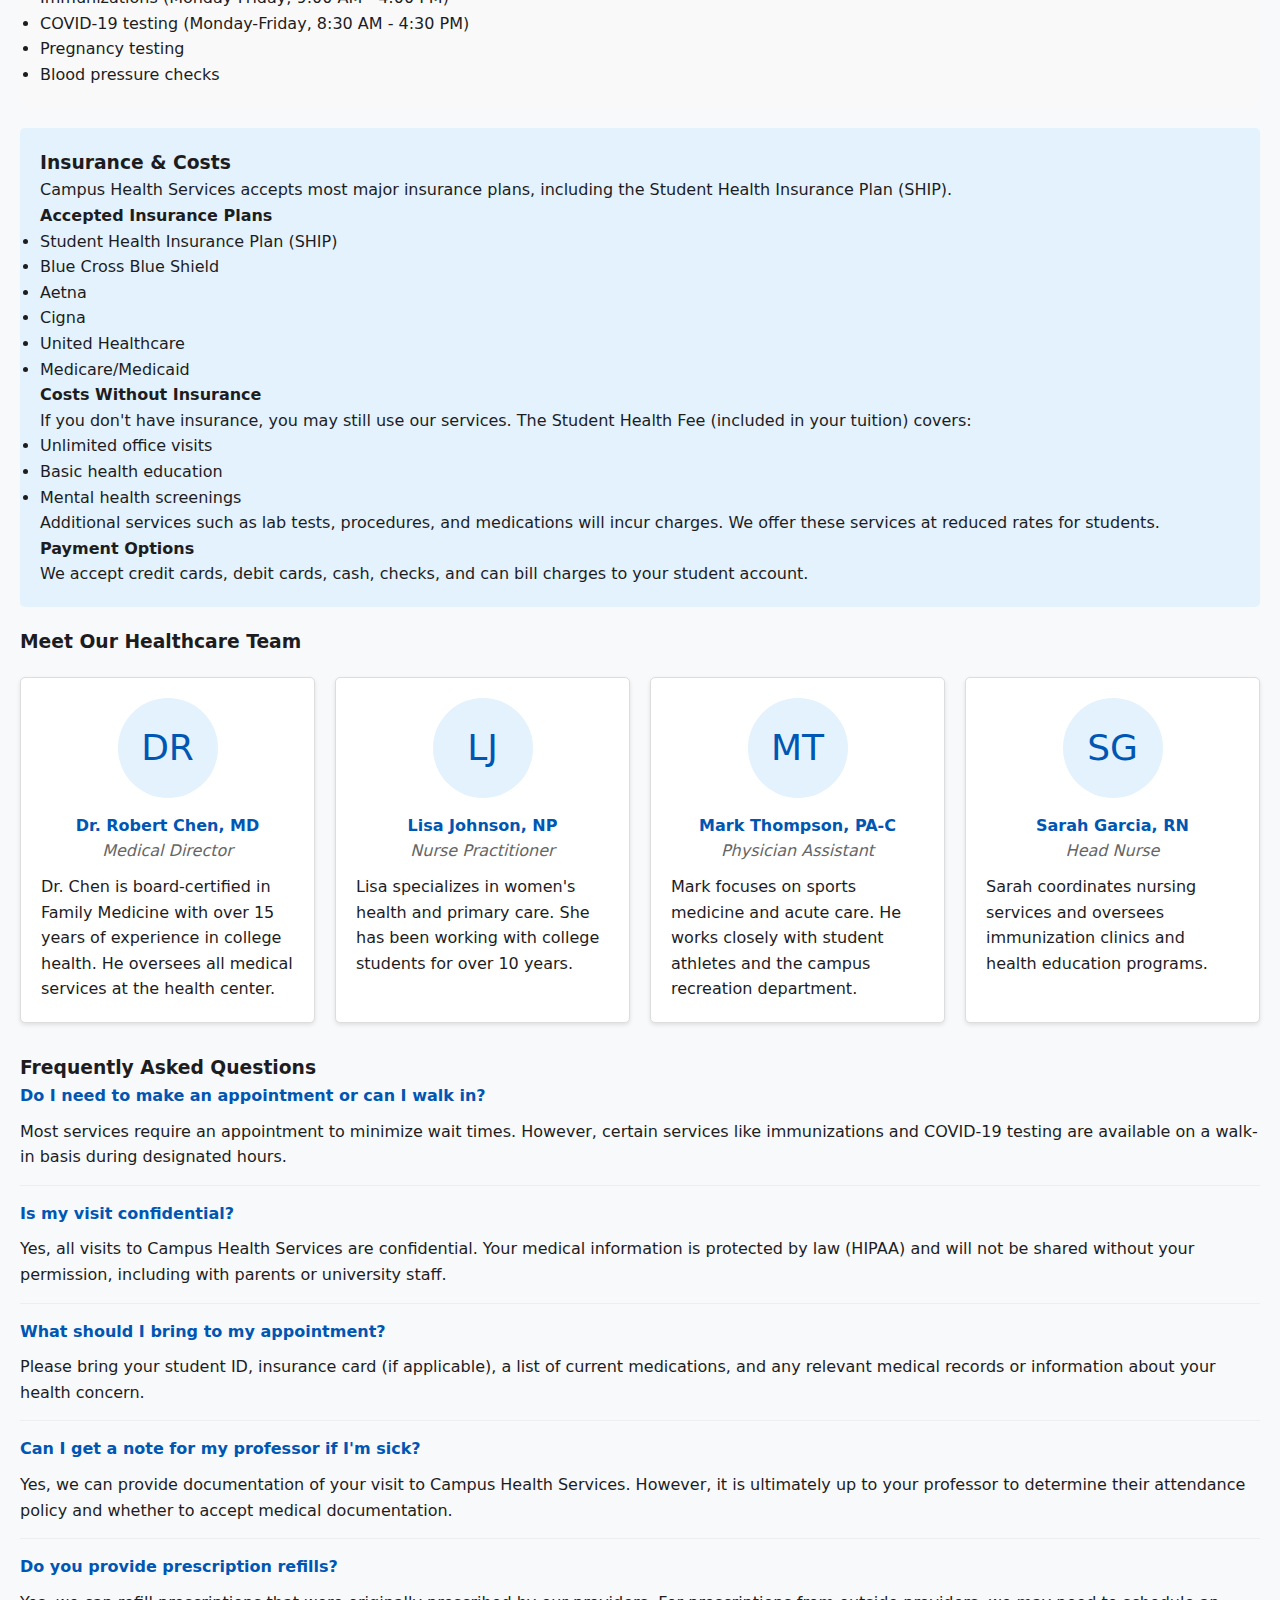
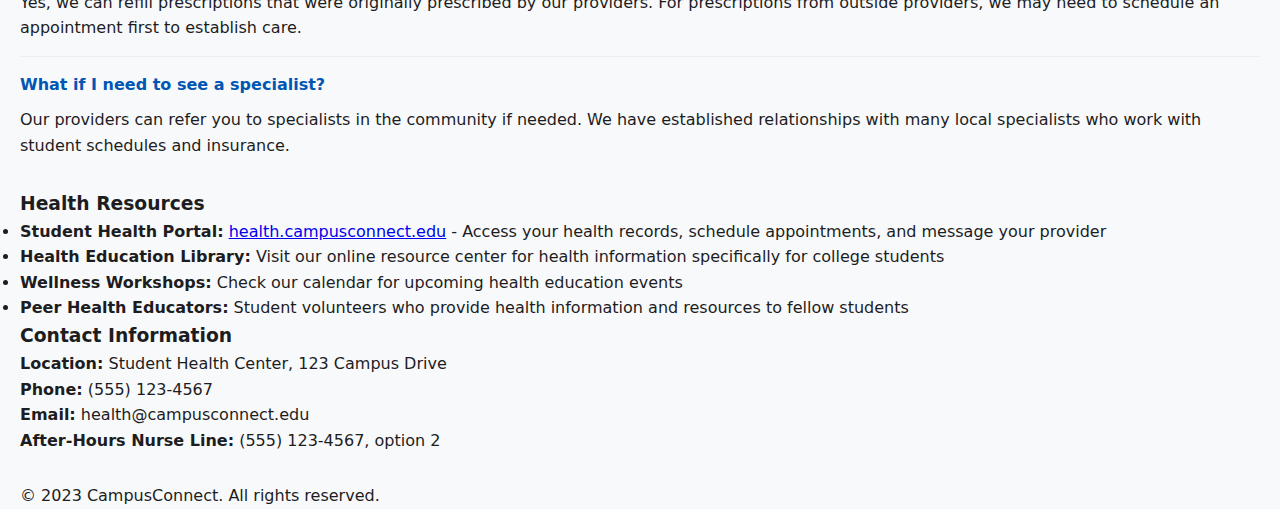
<file: wellness/health_services.html>
<!DOCTYPE html>
<html lang="en">
<head>
    <meta charset="UTF-8">
    <meta name="viewport" content="width=device-width, initial-scale=1.0">
    <title>Campus Health Services - CampusConnect</title>
    <link rel="stylesheet" href="../../css/styles.css">
    <style>
        .health-section {
            margin-bottom: 30px;
        }
        
        .health-intro {
            background-color: #f9f9f9;
            padding: 20px;
            border-radius: 5px;
            margin-bottom: 20px;
        }
        
        .services-container {
            display: flex;
            flex-wrap: wrap;
            gap: 20px;
            margin: 20px 0;
        }
        
        .service-card {
            flex: 1 1 300px;
            background-color: #fff;
            border: 1px solid #ddd;
            border-radius: 5px;
            padding: 20px;
            box-shadow: 0 2px 4px rgba(0, 0, 0, 0.1);
        }
        
        .service-card h4 {
            color: #0056b3;
            margin-top: 0;
            border-bottom: 1px solid #eee;
            padding-bottom: 10px;
        }
        
        .hours-table {
            width: 100%;
            border-collapse: collapse;
            margin: 15px 0;
        }
        
        .hours-table th, .hours-table td {
            padding: 10px;
            text-align: left;
            border-bottom: 1px solid #ddd;
        }
        
        .hours-table th {
            background-color: #e3f2fd;
            color: #0056b3;
        }
        
        .insurance-section {
            background-color: #e3f2fd;
            padding: 20px;
            border-radius: 5px;
            margin: 20px 0;
        }
        
        .appointment-section {
            background-color: #f9f9f9;
            padding: 20px;
            border-radius: 5px;
            margin: 20px 0;
        }
        
        .staff-profiles {
            display: flex;
            flex-wrap: wrap;
            gap: 20px;
            margin: 20px 0;
        }
        
        .staff-card {
            flex: 1 1 250px;
            background-color: #fff;
            border: 1px solid #ddd;
            border-radius: 5px;
            padding: 20px;
            box-shadow: 0 2px 4px rgba(0, 0, 0, 0.1);
        }
        
        .staff-photo {
            width: 100px;
            height: 100px;
            border-radius: 50%;
            background-color: #e3f2fd;
            margin: 0 auto 15px;
            display: flex;
            align-items: center;
            justify-content: center;
            font-size: 36px;
            color: #0056b3;
        }
        
        .staff-info h4 {
            color: #0056b3;
            margin-top: 0;
            text-align: center;
        }
        
        .staff-title {
            text-align: center;
            font-style: italic;
            margin-bottom: 10px;
            color: #666;
        }
        
        .emergency-box {
            background-color: #ffebee;
            border: 2px solid #f44336;
            border-radius: 5px;
            padding: 15px;
            margin: 20px 0;
        }
        
        .emergency-box h3 {
            color: #d32f2f;
            margin-top: 0;
        }
        
        .faq-section {
            margin-top: 30px;
        }
        
        .faq-item {
            margin-bottom: 15px;
            border-bottom: 1px solid #eee;
            padding-bottom: 15px;
        }
        
        .faq-item h4 {
            color: #0056b3;
            margin-bottom: 10px;
        }
        
        .faq-item:last-child {
            border-bottom: none;
        }
    </style>
</head>
<body>
    <div class="container">
        <header>
            <h1>Campus Health Services</h1>
            <p><a href="../student.html">← Back to Student Dashboard</a></p>
        </header>
        
        <main>
            <section class="health-section">
                <div class="health-intro">
                    <h2>Your Health, Our Priority</h2>
                    <p>The Campus Health Services center provides comprehensive healthcare to all enrolled students. Our team of healthcare professionals is dedicated to helping you maintain your physical health and well-being throughout your academic journey.</p>
                    <p>We offer a wide range of medical services, from routine check-ups and immunizations to treatment for illnesses and injuries. Our goal is to provide accessible, high-quality healthcare that meets the unique needs of our student population.</p>
                </div>
                
                <div class="emergency-box">
                    <h3>Medical Emergency Information</h3>
                    <p>If you are experiencing a medical emergency, please call 911 or go to the nearest emergency room immediately.</p>
                    <p><strong>Campus Emergency Services:</strong> (555) 123-9911</p>
                    <p><strong>After-Hours Nurse Line:</strong> (555) 123-4567, option 2</p>
                    <p><strong>Nearest Hospital:</strong> University Medical Center, 500 Hospital Drive (2 miles from campus)</p>
                </div>
                
                <h3>Our Services</h3>
                <div class="services-container">
                    <div class="service-card">
                        <h4>Primary Care</h4>
                        <ul>
                            <li>Diagnosis and treatment of illnesses and injuries</li>
                            <li>Physical examinations</li>
                            <li>Management of chronic conditions</li>
                            <li>Preventive care and health education</li>
                            <li>Referrals to specialists when needed</li>
                        </ul>
                    </div>
                    
                    <div class="service-card">
                        <h4>Women's Health</h4>
                        <ul>
                            <li>Annual gynecological exams</li>
                            <li>Birth control consultations and prescriptions</li>
                            <li>Pregnancy testing</li>
                            <li>STI testing and treatment</li>
                            <li>Health education and counseling</li>
                        </ul>
                    </div>
                    
                    <div class="service-card">
                        <h4>Immunizations</h4>
                        <ul>
                            <li>Required immunizations for enrollment</li>
                            <li>Seasonal flu shots</li>
                            <li>Travel vaccines</li>
                            <li>COVID-19 vaccines and boosters</li>
                            <li>Immunization records and compliance</li>
                        </ul>
                    </div>
                    
                    <div class="service-card">
                        <h4>Laboratory Services</h4>
                        <ul>
                            <li>Blood tests</li>
                            <li>Urinalysis</li>
                            <li>STI testing</li>
                            <li>Strep throat testing</li>
                            <li>COVID-19 testing</li>
                        </ul>
                    </div>
                    
                    <div class="service-card">
                        <h4>Allergy & Asthma Care</h4>
                        <ul>
                            <li>Allergy testing and treatment</li>
                            <li>Allergy shot administration</li>
                            <li>Asthma management</li>
                            <li>Inhaler technique education</li>
                            <li>Seasonal allergy support</li>
                        </ul>
                    </div>
                    
                    <div class="service-card">
                        <h4>Health Education</h4>
                        <ul>
                            <li>Nutrition counseling</li>
                            <li>Sexual health education</li>
                            <li>Alcohol and substance use information</li>
                            <li>Stress management techniques</li>
                            <li>Wellness workshops and events</li>
                        </ul>
                    </div>
                </div>
                
                <h3>Hours of Operation</h3>
                <table class="hours-table">
                    <thead>
                        <tr>
                            <th>Day</th>
                            <th>Hours</th>
                            <th>Services Available</th>
                        </tr>
                    </thead>
                    <tbody>
                        <tr>
                            <td>Monday - Friday</td>
                            <td>8:00 AM - 5:00 PM</td>
                            <td>All services</td>
                        </tr>
                        <tr>
                            <td>Saturday</td>
                            <td>10:00 AM - 2:00 PM</td>
                            <td>Urgent care only</td>
                        </tr>
                        <tr>
                            <td>Sunday</td>
                            <td>Closed</td>
                            <td>After-hours nurse line available</td>
                        </tr>
                        <tr>
                            <td>Holidays</td>
                            <td>Closed</td>
                            <td>After-hours nurse line available</td>
                        </tr>
                    </tbody>
                </table>
                
                <div class="appointment-section">
                    <h3>Making an Appointment</h3>
                    <p>We offer several ways to schedule an appointment with Campus Health Services:</p>
                    <ul>
                        <li><strong>Online:</strong> Schedule through the Student Health Portal at <a href="#">health.campusconnect.edu</a></li>
                        <li><strong>Phone:</strong> Call (555) 123-4567 during business hours</li>
                        <li><strong>In-Person:</strong> Visit our front desk during business hours</li>
                        <li><strong>App:</strong> Download the CampusHealth mobile app</li>
                    </ul>
                    
                    <h4>Same-Day Appointments</h4>
                    <p>A limited number of same-day appointments are available for urgent concerns. Please call early in the morning (starting at 8:00 AM) to schedule a same-day appointment.</p>
                    
                    <h4>Walk-In Services</h4>
                    <p>The following services are available on a walk-in basis:</p>
                    <ul>
                        <li>Immunizations (Monday-Friday, 9:00 AM - 4:00 PM)</li>
                        <li>COVID-19 testing (Monday-Friday, 8:30 AM - 4:30 PM)</li>
                        <li>Pregnancy testing</li>
                        <li>Blood pressure checks</li>
                    </ul>
                </div>
                
                <div class="insurance-section">
                    <h3>Insurance & Costs</h3>
                    <p>Campus Health Services accepts most major insurance plans, including the Student Health Insurance Plan (SHIP).</p>
                    
                    <h4>Accepted Insurance Plans</h4>
                    <ul>
                        <li>Student Health Insurance Plan (SHIP)</li>
                        <li>Blue Cross Blue Shield</li>
                        <li>Aetna</li>
                        <li>Cigna</li>
                        <li>United Healthcare</li>
                        <li>Medicare/Medicaid</li>
                    </ul>
                    
                    <h4>Costs Without Insurance</h4>
                    <p>If you don't have insurance, you may still use our services. The Student Health Fee (included in your tuition) covers:</p>
                    <ul>
                        <li>Unlimited office visits</li>
                        <li>Basic health education</li>
                        <li>Mental health screenings</li>
                    </ul>
                    
                    <p>Additional services such as lab tests, procedures, and medications will incur charges. We offer these services at reduced rates for students.</p>
                    
                    <h4>Payment Options</h4>
                    <p>We accept credit cards, debit cards, cash, checks, and can bill charges to your student account.</p>
                </div>
                
                <h3>Meet Our Healthcare Team</h3>
                <div class="staff-profiles">
                    <div class="staff-card">
                        <div class="staff-photo">DR</div>
                        <div class="staff-info">
                            <h4>Dr. Robert Chen, MD</h4>
                            <p class="staff-title">Medical Director</p>
                            <p>Dr. Chen is board-certified in Family Medicine with over 15 years of experience in college health. He oversees all medical services at the health center.</p>
                        </div>
                    </div>
                    
                    <div class="staff-card">
                        <div class="staff-photo">LJ</div>
                        <div class="staff-info">
                            <h4>Lisa Johnson, NP</h4>
                            <p class="staff-title">Nurse Practitioner</p>
                            <p>Lisa specializes in women's health and primary care. She has been working with college students for over 10 years.</p>
                        </div>
                    </div>
                    
                    <div class="staff-card">
                        <div class="staff-photo">MT</div>
                        <div class="staff-info">
                            <h4>Mark Thompson, PA-C</h4>
                            <p class="staff-title">Physician Assistant</p>
                            <p>Mark focuses on sports medicine and acute care. He works closely with student athletes and the campus recreation department.</p>
                        </div>
                    </div>
                    
                    <div class="staff-card">
                        <div class="staff-photo">SG</div>
                        <div class="staff-info">
                            <h4>Sarah Garcia, RN</h4>
                            <p class="staff-title">Head Nurse</p>
                            <p>Sarah coordinates nursing services and oversees immunization clinics and health education programs.</p>
                        </div>
                    </div>
                </div>
                
                <div class="faq-section">
                    <h3>Frequently Asked Questions</h3>
                    
                    <div class="faq-item">
                        <h4>Do I need to make an appointment or can I walk in?</h4>
                        <p>Most services require an appointment to minimize wait times. However, certain services like immunizations and COVID-19 testing are available on a walk-in basis during designated hours.</p>
                    </div>
                    
                    <div class="faq-item">
                        <h4>Is my visit confidential?</h4>
                        <p>Yes, all visits to Campus Health Services are confidential. Your medical information is protected by law (HIPAA) and will not be shared without your permission, including with parents or university staff.</p>
                    </div>
                    
                    <div class="faq-item">
                        <h4>What should I bring to my appointment?</h4>
                        <p>Please bring your student ID, insurance card (if applicable), a list of current medications, and any relevant medical records or information about your health concern.</p>
                    </div>
                    
                    <div class="faq-item">
                        <h4>Can I get a note for my professor if I'm sick?</h4>
                        <p>Yes, we can provide documentation of your visit to Campus Health Services. However, it is ultimately up to your professor to determine their attendance policy and whether to accept medical documentation.</p>
                    </div>
                    
                    <div class="faq-item">
                        <h4>Do you provide prescription refills?</h4>
                        <p>Yes, we can refill prescriptions that were originally prescribed by our providers. For prescriptions from outside providers, we may need to schedule an appointment first to establish care.</p>
                    </div>
                    
                    <div class="faq-item">
                        <h4>What if I need to see a specialist?</h4>
                        <p>Our providers can refer you to specialists in the community if needed. We have established relationships with many local specialists who work with student schedules and insurance.</p>
                    </div>
                </div>
                
                <h3>Health Resources</h3>
                <ul>
                    <li><strong>Student Health Portal:</strong> <a href="#">health.campusconnect.edu</a> - Access your health records, schedule appointments, and message your provider</li>
                    <li><strong>Health Education Library:</strong> Visit our online resource center for health information specifically for college students</li>
                    <li><strong>Wellness Workshops:</strong> Check our calendar for upcoming health education events</li>
                    <li><strong>Peer Health Educators:</strong> Student volunteers who provide health information and resources to fellow students</li>
                </ul>
                
                <h3>Contact Information</h3>
                <p><strong>Location:</strong> Student Health Center, 123 Campus Drive<br>
                <strong>Phone:</strong> (555) 123-4567<br>
                <strong>Email:</strong> health@campusconnect.edu<br>
                <strong>After-Hours Nurse Line:</strong> (555) 123-4567, option 2</p>
            </section>
        </main>
        
        <footer>
            <p>&copy; 2023 CampusConnect. All rights reserved.</p>
        </footer>
    </div>
</body>
</html>
</file>
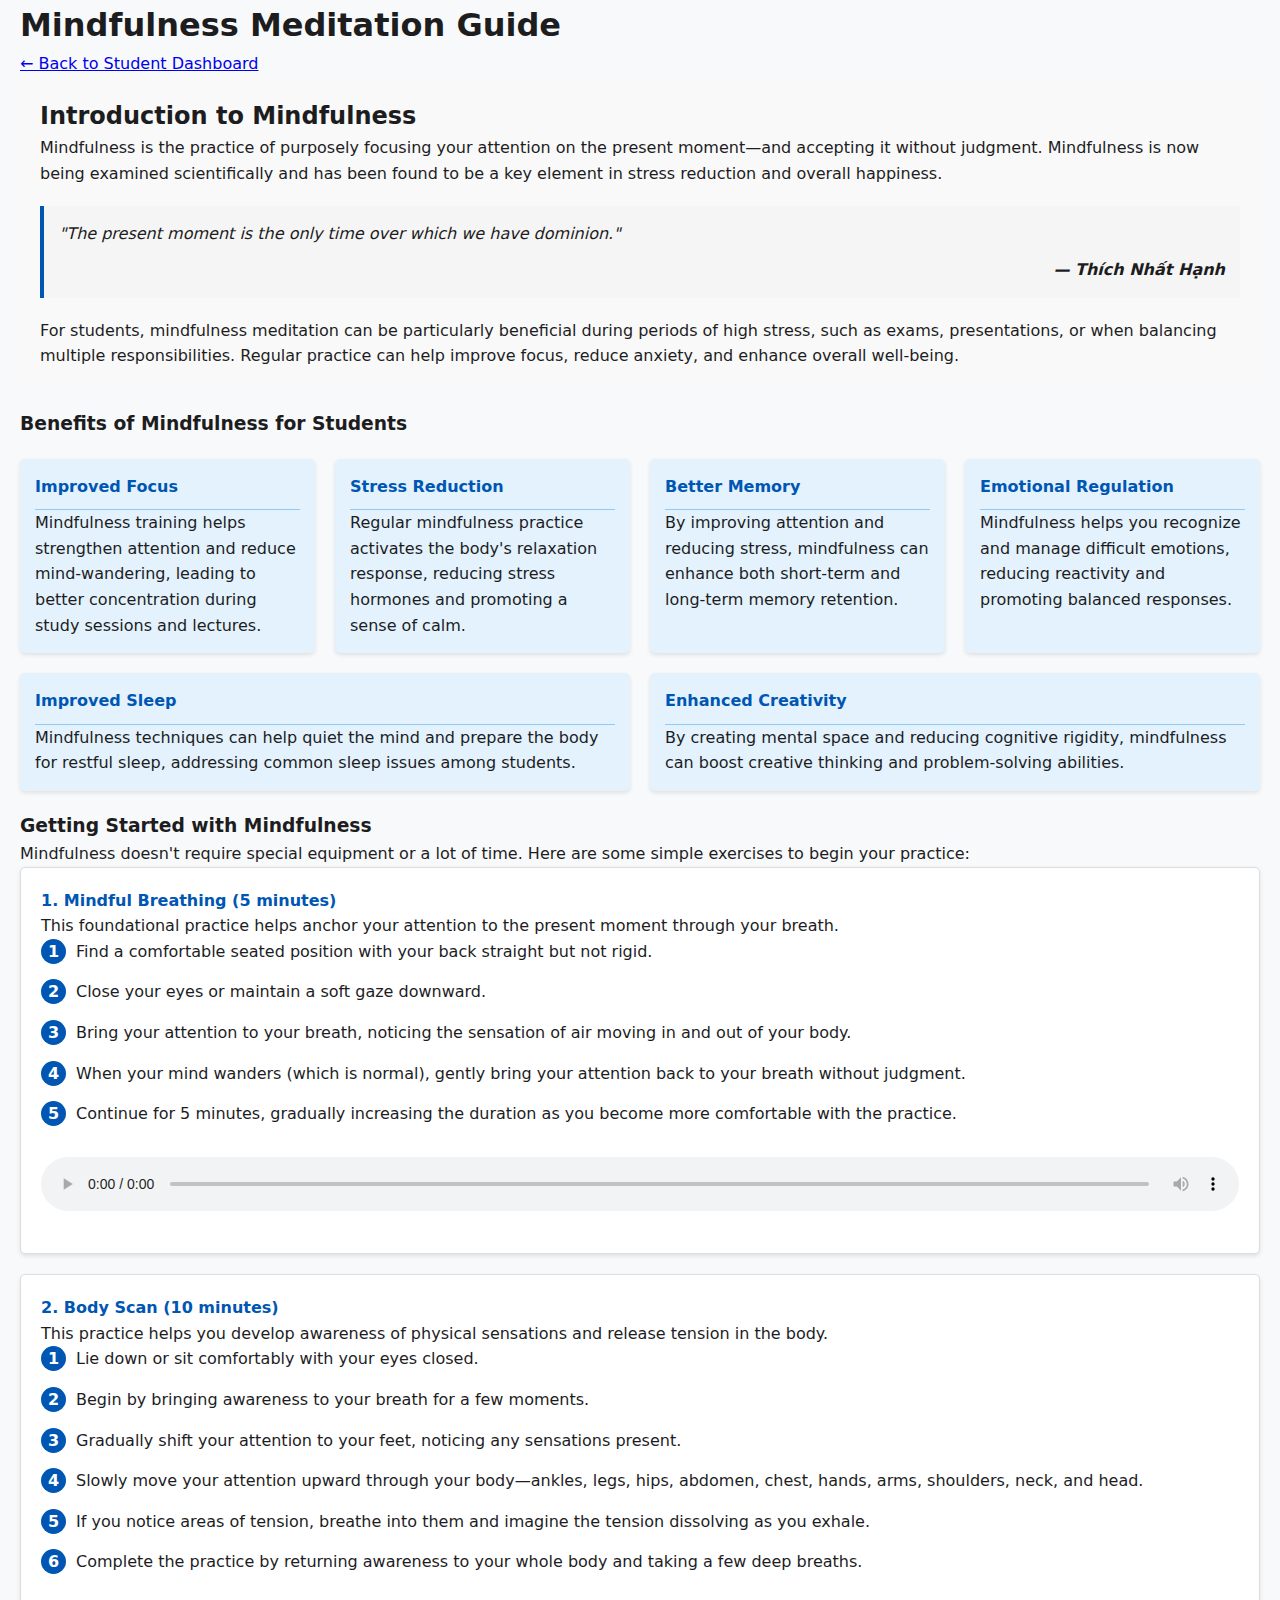
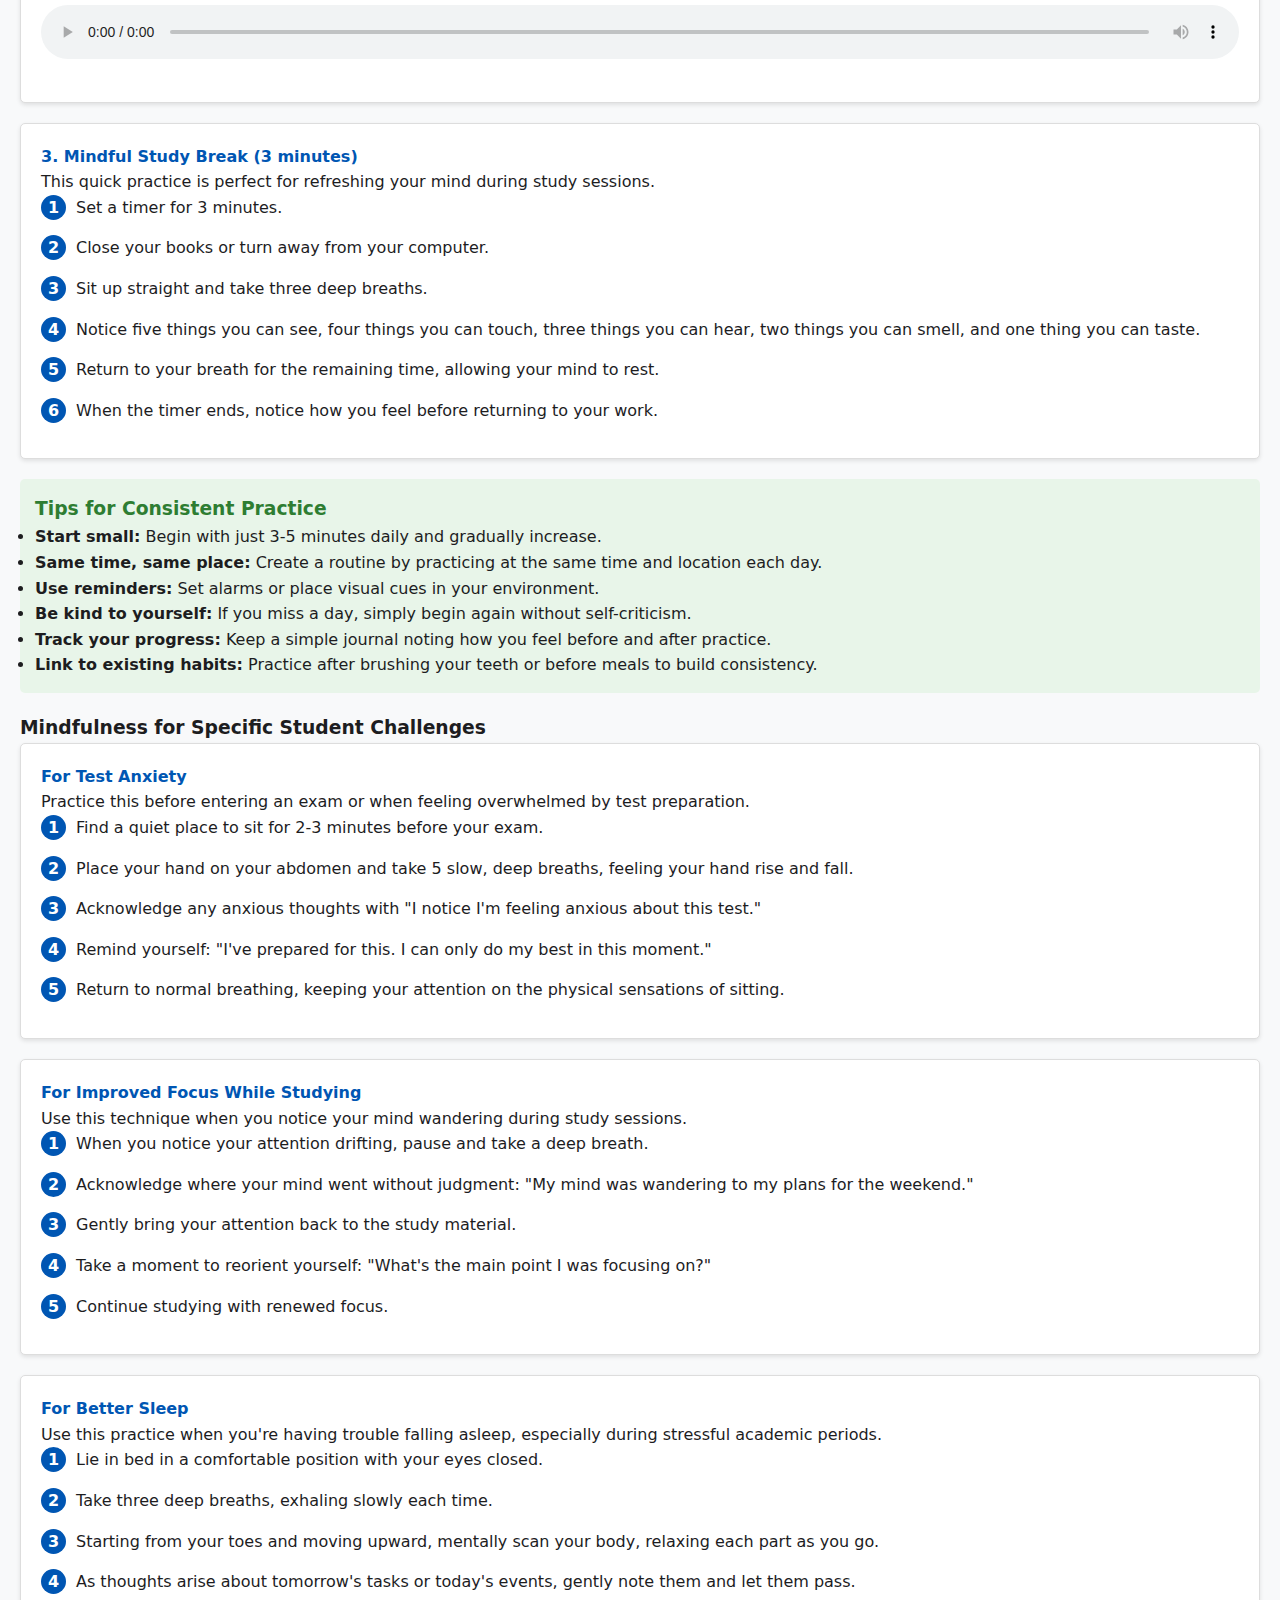
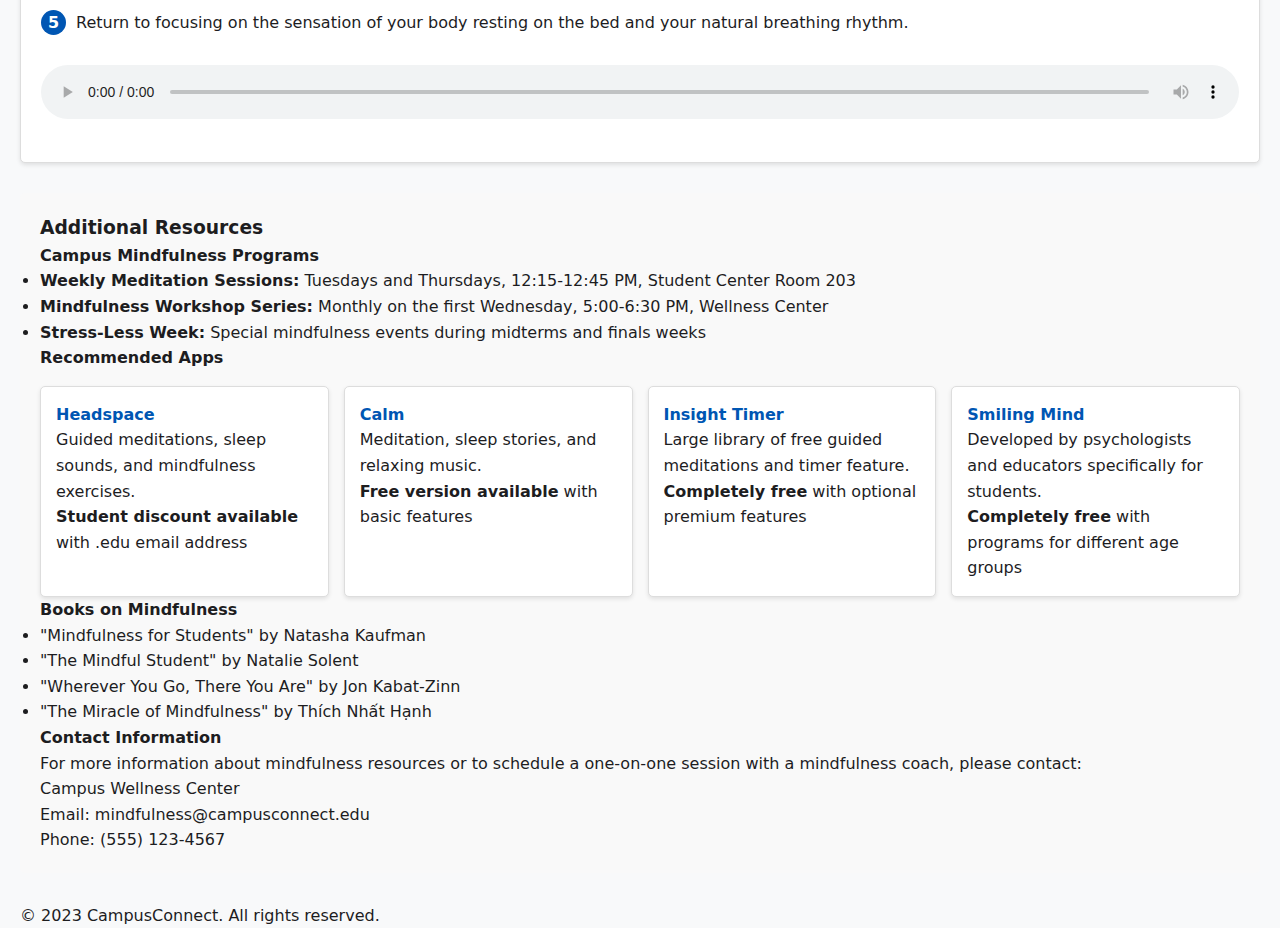
<file: wellness/mindfulness.html>
<!DOCTYPE html>
<html lang="en">
<head>
    <meta charset="UTF-8">
    <meta name="viewport" content="width=device-width, initial-scale=1.0">
    <title>Mindfulness Meditation Guide - CampusConnect</title>
    <link rel="stylesheet" href="../../css/styles.css">
    <style>
        .meditation-section {
            margin-bottom: 30px;
        }
        
        .meditation-intro {
            background-color: #f9f9f9;
            padding: 20px;
            border-radius: 5px;
            margin-bottom: 20px;
        }
        
        .meditation-benefits {
            display: flex;
            flex-wrap: wrap;
            gap: 20px;
            margin: 20px 0;
        }
        
        .benefit-card {
            flex: 1 1 250px;
            background-color: #e3f2fd;
            border-radius: 5px;
            padding: 15px;
            box-shadow: 0 2px 4px rgba(0, 0, 0, 0.1);
        }
        
        .benefit-card h4 {
            color: #0056b3;
            margin-top: 0;
            border-bottom: 1px solid #90caf9;
            padding-bottom: 10px;
        }
        
        .meditation-exercise {
            background-color: #fff;
            border: 1px solid #ddd;
            border-radius: 5px;
            padding: 20px;
            margin-bottom: 20px;
            box-shadow: 0 2px 4px rgba(0, 0, 0, 0.1);
        }
        
        .meditation-exercise h4 {
            color: #0056b3;
            margin-top: 0;
        }
        
        .step-list {
            list-style-type: none;
            counter-reset: step-counter;
            padding-left: 0;
        }
        
        .step-list li {
            counter-increment: step-counter;
            margin-bottom: 15px;
            padding-left: 35px;
            position: relative;
        }
        
        .step-list li::before {
            content: counter(step-counter);
            position: absolute;
            left: 0;
            top: 0;
            width: 25px;
            height: 25px;
            background-color: #0056b3;
            color: white;
            border-radius: 50%;
            text-align: center;
            line-height: 25px;
            font-weight: bold;
        }
        
        .audio-player {
            width: 100%;
            margin: 15px 0;
        }
        
        .resources-section {
            background-color: #f9f9f9;
            padding: 20px;
            border-radius: 5px;
            margin-top: 30px;
        }
        
        .app-recommendations {
            display: flex;
            flex-wrap: wrap;
            gap: 15px;
            margin-top: 15px;
        }
        
        .app-card {
            flex: 1 1 200px;
            background-color: #fff;
            border: 1px solid #ddd;
            border-radius: 5px;
            padding: 15px;
            box-shadow: 0 2px 4px rgba(0, 0, 0, 0.1);
        }
        
        .app-card h4 {
            color: #0056b3;
            margin-top: 0;
        }
        
        .practice-tips {
            background-color: #e8f5e9;
            padding: 15px;
            border-radius: 5px;
            margin: 20px 0;
        }
        
        .practice-tips h3 {
            color: #2e7d32;
            margin-top: 0;
        }
        
        .quote-box {
            font-style: italic;
            padding: 15px;
            background-color: #f5f5f5;
            border-left: 4px solid #0056b3;
            margin: 20px 0;
        }
        
        .quote-author {
            font-weight: bold;
            text-align: right;
            margin-top: 10px;
        }
    </style>
</head>
<body>
    <div class="container">
        <header>
            <h1>Mindfulness Meditation Guide</h1>
            <p><a href="../student.html">← Back to Student Dashboard</a></p>
        </header>
        
        <main>
            <section class="meditation-section">
                <div class="meditation-intro">
                    <h2>Introduction to Mindfulness</h2>
                    <p>Mindfulness is the practice of purposely focusing your attention on the present moment—and accepting it without judgment. Mindfulness is now being examined scientifically and has been found to be a key element in stress reduction and overall happiness.</p>
                    
                    <div class="quote-box">
                        <p>"The present moment is the only time over which we have dominion."</p>
                        <p class="quote-author">— Thích Nhất Hạnh</p>
                    </div>
                    
                    <p>For students, mindfulness meditation can be particularly beneficial during periods of high stress, such as exams, presentations, or when balancing multiple responsibilities. Regular practice can help improve focus, reduce anxiety, and enhance overall well-being.</p>
                </div>
                
                <h3>Benefits of Mindfulness for Students</h3>
                <div class="meditation-benefits">
                    <div class="benefit-card">
                        <h4>Improved Focus</h4>
                        <p>Mindfulness training helps strengthen attention and reduce mind-wandering, leading to better concentration during study sessions and lectures.</p>
                    </div>
                    
                    <div class="benefit-card">
                        <h4>Stress Reduction</h4>
                        <p>Regular mindfulness practice activates the body's relaxation response, reducing stress hormones and promoting a sense of calm.</p>
                    </div>
                    
                    <div class="benefit-card">
                        <h4>Better Memory</h4>
                        <p>By improving attention and reducing stress, mindfulness can enhance both short-term and long-term memory retention.</p>
                    </div>
                    
                    <div class="benefit-card">
                        <h4>Emotional Regulation</h4>
                        <p>Mindfulness helps you recognize and manage difficult emotions, reducing reactivity and promoting balanced responses.</p>
                    </div>
                    
                    <div class="benefit-card">
                        <h4>Improved Sleep</h4>
                        <p>Mindfulness techniques can help quiet the mind and prepare the body for restful sleep, addressing common sleep issues among students.</p>
                    </div>
                    
                    <div class="benefit-card">
                        <h4>Enhanced Creativity</h4>
                        <p>By creating mental space and reducing cognitive rigidity, mindfulness can boost creative thinking and problem-solving abilities.</p>
                    </div>
                </div>
                
                <h3>Getting Started with Mindfulness</h3>
                <p>Mindfulness doesn't require special equipment or a lot of time. Here are some simple exercises to begin your practice:</p>
                
                <div class="meditation-exercise">
                    <h4>1. Mindful Breathing (5 minutes)</h4>
                    <p>This foundational practice helps anchor your attention to the present moment through your breath.</p>
                    
                    <ol class="step-list">
                        <li>Find a comfortable seated position with your back straight but not rigid.</li>
                        <li>Close your eyes or maintain a soft gaze downward.</li>
                        <li>Bring your attention to your breath, noticing the sensation of air moving in and out of your body.</li>
                        <li>When your mind wanders (which is normal), gently bring your attention back to your breath without judgment.</li>
                        <li>Continue for 5 minutes, gradually increasing the duration as you become more comfortable with the practice.</li>
                    </ol>
                    
                    <audio controls class="audio-player">
                        <source src="#" type="audio/mpeg">
                        Your browser does not support the audio element.
                    </audio>
                </div>
                
                <div class="meditation-exercise">
                    <h4>2. Body Scan (10 minutes)</h4>
                    <p>This practice helps you develop awareness of physical sensations and release tension in the body.</p>
                    
                    <ol class="step-list">
                        <li>Lie down or sit comfortably with your eyes closed.</li>
                        <li>Begin by bringing awareness to your breath for a few moments.</li>
                        <li>Gradually shift your attention to your feet, noticing any sensations present.</li>
                        <li>Slowly move your attention upward through your body—ankles, legs, hips, abdomen, chest, hands, arms, shoulders, neck, and head.</li>
                        <li>If you notice areas of tension, breathe into them and imagine the tension dissolving as you exhale.</li>
                        <li>Complete the practice by returning awareness to your whole body and taking a few deep breaths.</li>
                    </ol>
                    
                    <audio controls class="audio-player">
                        <source src="#" type="audio/mpeg">
                        Your browser does not support the audio element.
                    </audio>
                </div>
                
                <div class="meditation-exercise">
                    <h4>3. Mindful Study Break (3 minutes)</h4>
                    <p>This quick practice is perfect for refreshing your mind during study sessions.</p>
                    
                    <ol class="step-list">
                        <li>Set a timer for 3 minutes.</li>
                        <li>Close your books or turn away from your computer.</li>
                        <li>Sit up straight and take three deep breaths.</li>
                        <li>Notice five things you can see, four things you can touch, three things you can hear, two things you can smell, and one thing you can taste.</li>
                        <li>Return to your breath for the remaining time, allowing your mind to rest.</li>
                        <li>When the timer ends, notice how you feel before returning to your work.</li>
                    </ol>
                </div>
                
                <div class="practice-tips">
                    <h3>Tips for Consistent Practice</h3>
                    <ul>
                        <li><strong>Start small:</strong> Begin with just 3-5 minutes daily and gradually increase.</li>
                        <li><strong>Same time, same place:</strong> Create a routine by practicing at the same time and location each day.</li>
                        <li><strong>Use reminders:</strong> Set alarms or place visual cues in your environment.</li>
                        <li><strong>Be kind to yourself:</strong> If you miss a day, simply begin again without self-criticism.</li>
                        <li><strong>Track your progress:</strong> Keep a simple journal noting how you feel before and after practice.</li>
                        <li><strong>Link to existing habits:</strong> Practice after brushing your teeth or before meals to build consistency.</li>
                    </ul>
                </div>
                
                <h3>Mindfulness for Specific Student Challenges</h3>
                
                <div class="meditation-exercise">
                    <h4>For Test Anxiety</h4>
                    <p>Practice this before entering an exam or when feeling overwhelmed by test preparation.</p>
                    
                    <ol class="step-list">
                        <li>Find a quiet place to sit for 2-3 minutes before your exam.</li>
                        <li>Place your hand on your abdomen and take 5 slow, deep breaths, feeling your hand rise and fall.</li>
                        <li>Acknowledge any anxious thoughts with "I notice I'm feeling anxious about this test."</li>
                        <li>Remind yourself: "I've prepared for this. I can only do my best in this moment."</li>
                        <li>Return to normal breathing, keeping your attention on the physical sensations of sitting.</li>
                    </ol>
                </div>
                
                <div class="meditation-exercise">
                    <h4>For Improved Focus While Studying</h4>
                    <p>Use this technique when you notice your mind wandering during study sessions.</p>
                    
                    <ol class="step-list">
                        <li>When you notice your attention drifting, pause and take a deep breath.</li>
                        <li>Acknowledge where your mind went without judgment: "My mind was wandering to my plans for the weekend."</li>
                        <li>Gently bring your attention back to the study material.</li>
                        <li>Take a moment to reorient yourself: "What's the main point I was focusing on?"</li>
                        <li>Continue studying with renewed focus.</li>
                    </ol>
                </div>
                
                <div class="meditation-exercise">
                    <h4>For Better Sleep</h4>
                    <p>Use this practice when you're having trouble falling asleep, especially during stressful academic periods.</p>
                    
                    <ol class="step-list">
                        <li>Lie in bed in a comfortable position with your eyes closed.</li>
                        <li>Take three deep breaths, exhaling slowly each time.</li>
                        <li>Starting from your toes and moving upward, mentally scan your body, relaxing each part as you go.</li>
                        <li>As thoughts arise about tomorrow's tasks or today's events, gently note them and let them pass.</li>
                        <li>Return to focusing on the sensation of your body resting on the bed and your natural breathing rhythm.</li>
                    </ol>
                    
                    <audio controls class="audio-player">
                        <source src="#" type="audio/mpeg">
                        Your browser does not support the audio element.
                    </audio>
                </div>
                
                <div class="resources-section">
                    <h3>Additional Resources</h3>
                    
                    <h4>Campus Mindfulness Programs</h4>
                    <ul>
                        <li><strong>Weekly Meditation Sessions:</strong> Tuesdays and Thursdays, 12:15-12:45 PM, Student Center Room 203</li>
                        <li><strong>Mindfulness Workshop Series:</strong> Monthly on the first Wednesday, 5:00-6:30 PM, Wellness Center</li>
                        <li><strong>Stress-Less Week:</strong> Special mindfulness events during midterms and finals weeks</li>
                    </ul>
                    
                    <h4>Recommended Apps</h4>
                    <div class="app-recommendations">
                        <div class="app-card">
                            <h4>Headspace</h4>
                            <p>Guided meditations, sleep sounds, and mindfulness exercises.</p>
                            <p><strong>Student discount available</strong> with .edu email address</p>
                        </div>
                        
                        <div class="app-card">
                            <h4>Calm</h4>
                            <p>Meditation, sleep stories, and relaxing music.</p>
                            <p><strong>Free version available</strong> with basic features</p>
                        </div>
                        
                        <div class="app-card">
                            <h4>Insight Timer</h4>
                            <p>Large library of free guided meditations and timer feature.</p>
                            <p><strong>Completely free</strong> with optional premium features</p>
                        </div>
                        
                        <div class="app-card">
                            <h4>Smiling Mind</h4>
                            <p>Developed by psychologists and educators specifically for students.</p>
                            <p><strong>Completely free</strong> with programs for different age groups</p>
                        </div>
                    </div>
                    
                    <h4>Books on Mindfulness</h4>
                    <ul>
                        <li>"Mindfulness for Students" by Natasha Kaufman</li>
                        <li>"The Mindful Student" by Natalie Solent</li>
                        <li>"Wherever You Go, There You Are" by Jon Kabat-Zinn</li>
                        <li>"The Miracle of Mindfulness" by Thích Nhất Hạnh</li>
                    </ul>
                    
                    <h4>Contact Information</h4>
                    <p>For more information about mindfulness resources or to schedule a one-on-one session with a mindfulness coach, please contact:</p>
                    <p>Campus Wellness Center<br>
                    Email: mindfulness@campusconnect.edu<br>
                    Phone: (555) 123-4567</p>
                </div>
            </section>
        </main>
        
        <footer>
            <p>&copy; 2023 CampusConnect. All rights reserved.</p>
        </footer>
    </div>
</body>
</html>
</file>
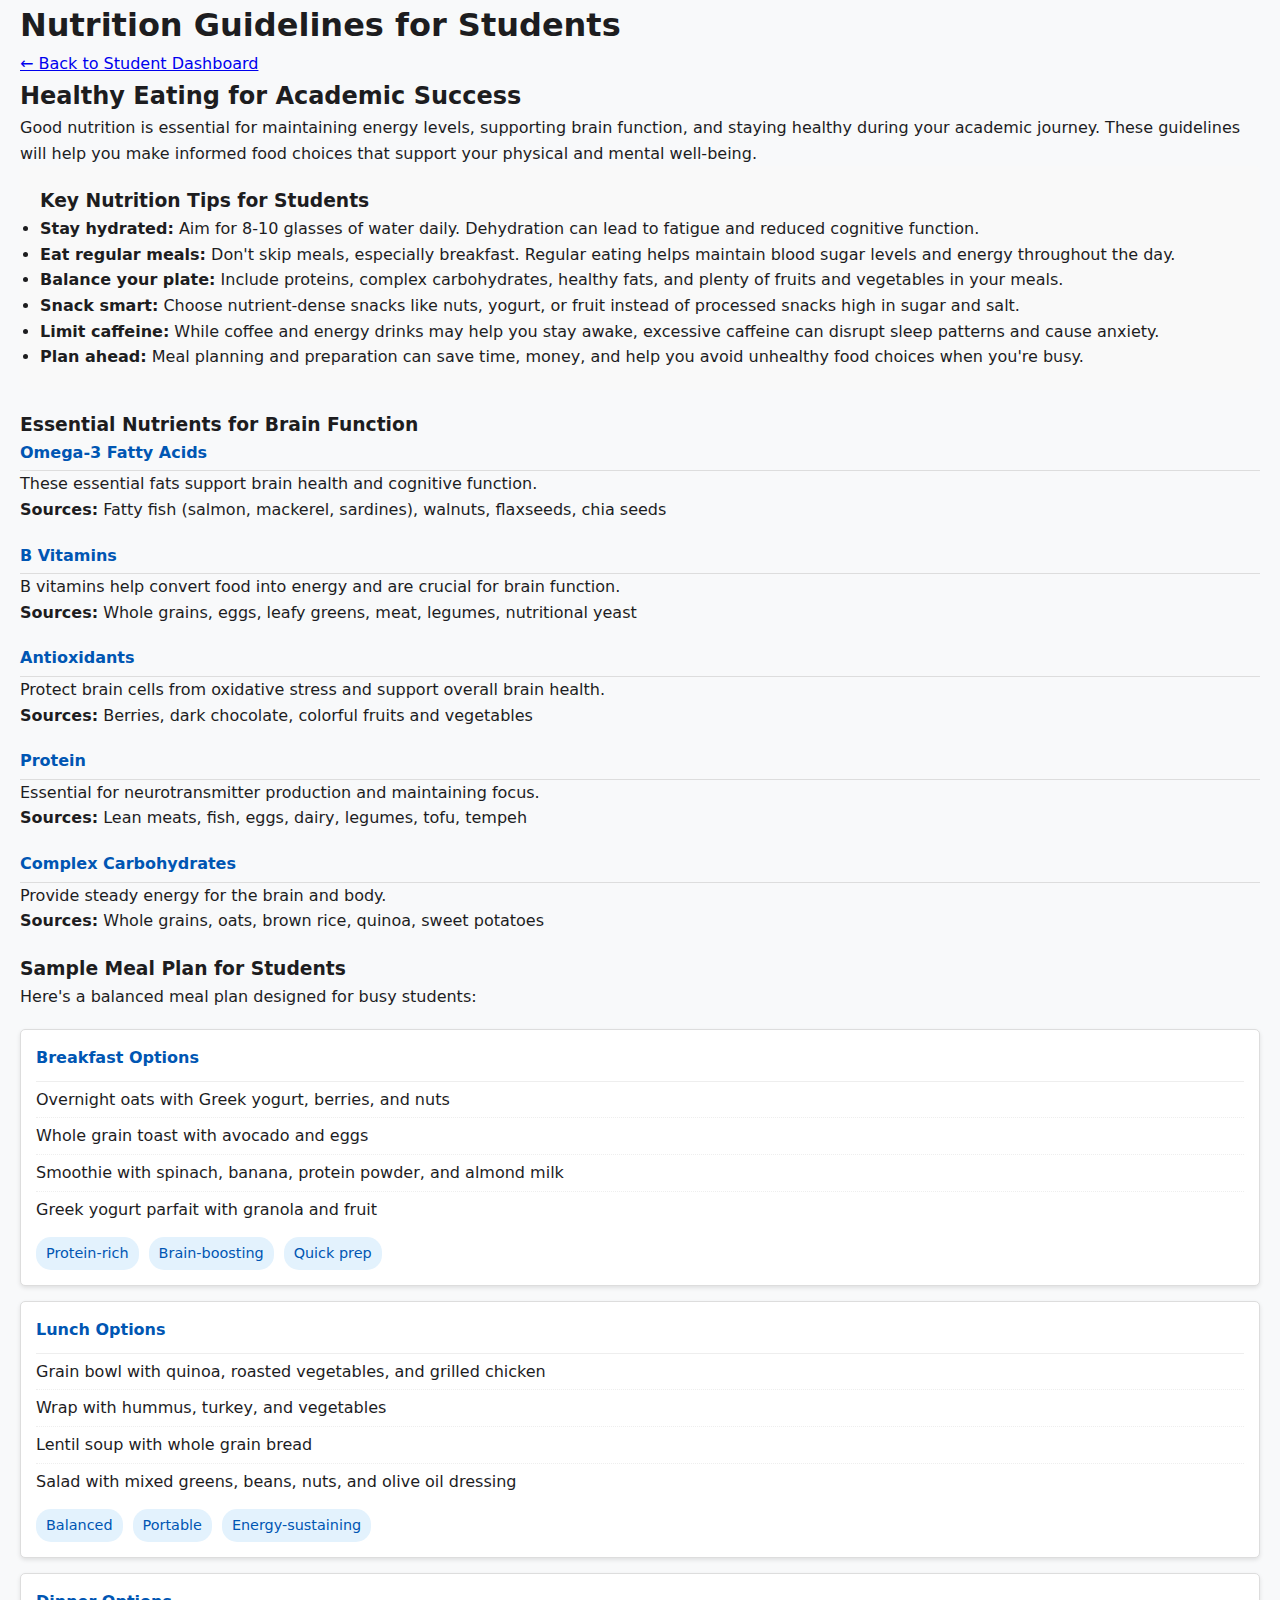
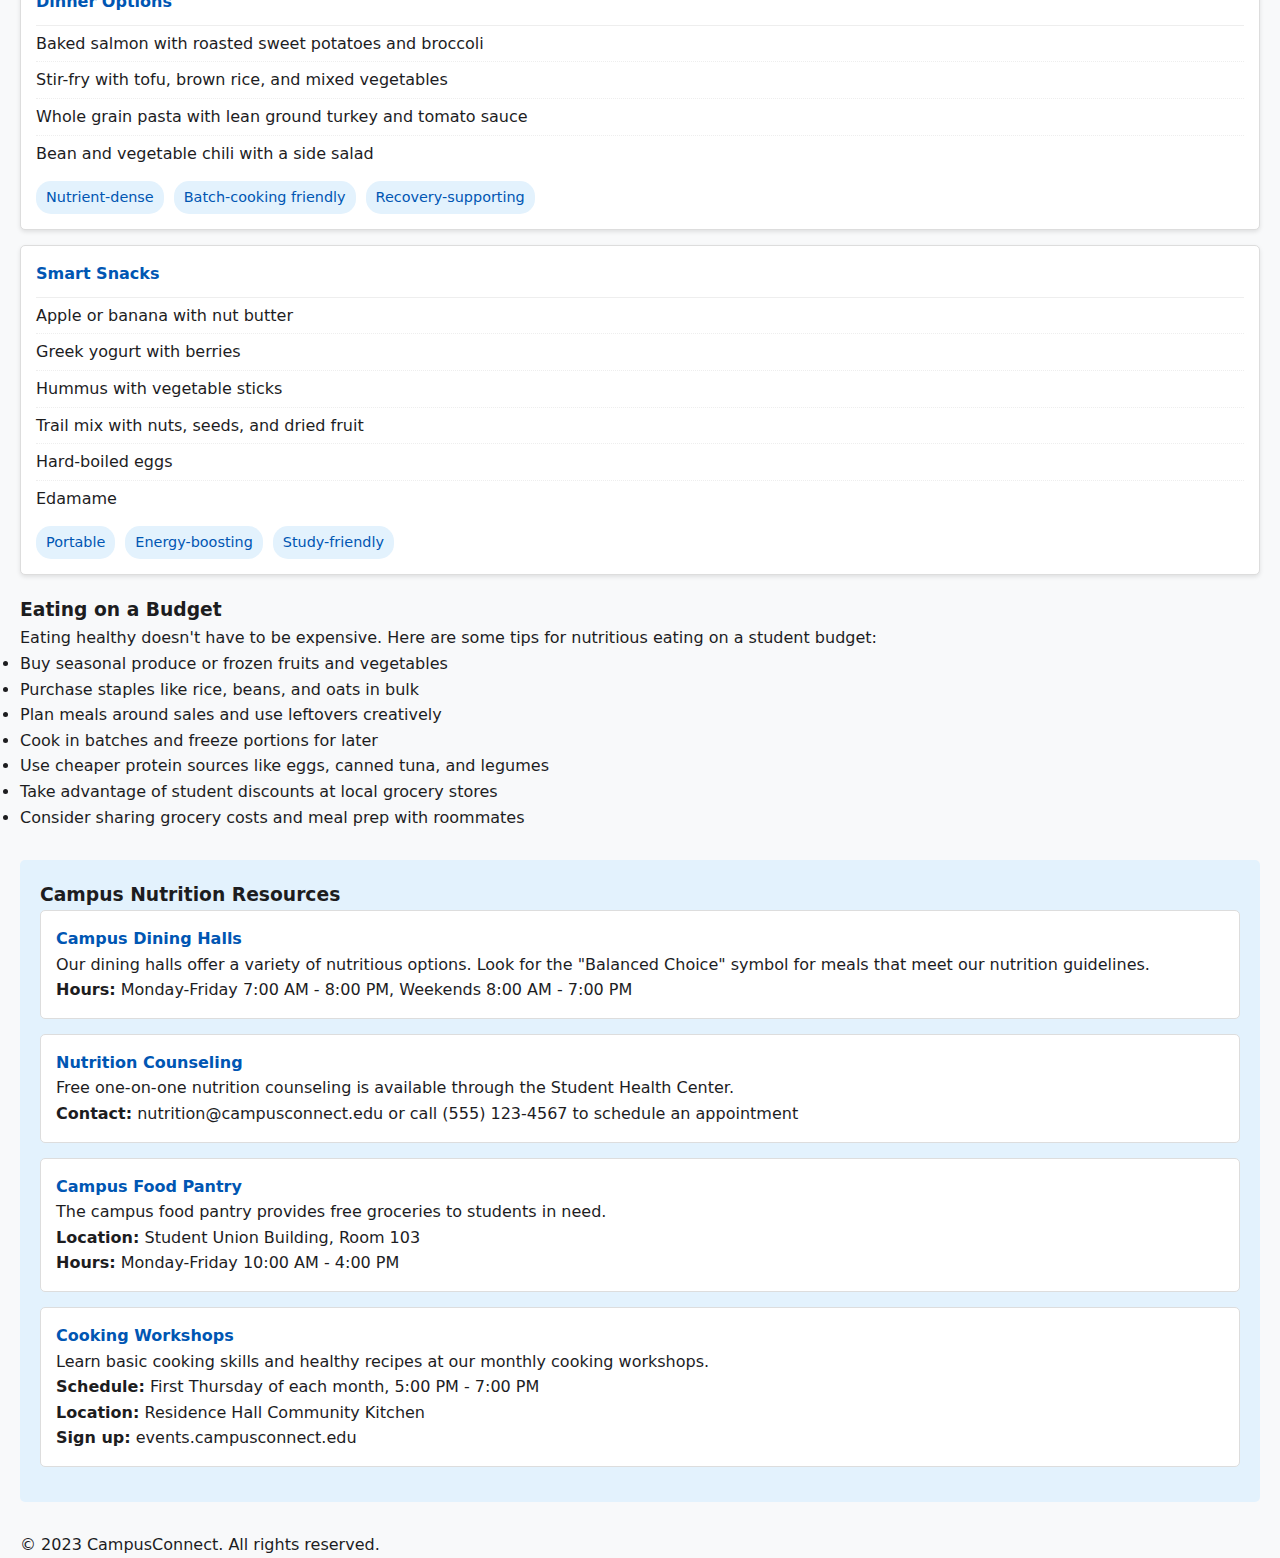
<file: wellness/nutrition.html>
<!DOCTYPE html>
<html lang="en">
<head>
    <meta charset="UTF-8">
    <meta name="viewport" content="width=device-width, initial-scale=1.0">
    <title>Nutrition Guidelines for Students - CampusConnect</title>
    <link rel="stylesheet" href="../../css/styles.css">
    <style>
        .nutrition-section {
            margin-bottom: 30px;
        }
        
        .nutrition-tips {
            background-color: #f9f9f9;
            padding: 20px;
            border-radius: 5px;
            margin-bottom: 20px;
        }
        
        .meal-plan {
            margin: 20px 0;
        }
        
        .meal-card {
            background-color: #fff;
            border: 1px solid #ddd;
            border-radius: 5px;
            padding: 15px;
            margin-bottom: 15px;
            box-shadow: 0 2px 4px rgba(0, 0, 0, 0.1);
        }
        
        .meal-card h4 {
            color: #0056b3;
            margin-top: 0;
            border-bottom: 1px solid #eee;
            padding-bottom: 10px;
        }
        
        .food-list {
            list-style-type: none;
            padding-left: 0;
        }
        
        .food-list li {
            padding: 5px 0;
            border-bottom: 1px dotted #eee;
        }
        
        .food-list li:last-child {
            border-bottom: none;
        }
        
        .nutrition-facts {
            display: flex;
            flex-wrap: wrap;
            gap: 10px;
            margin-top: 10px;
        }
        
        .nutrition-fact {
            background-color: #e3f2fd;
            padding: 5px 10px;
            border-radius: 15px;
            font-size: 0.9em;
            color: #0056b3;
        }
        
        .campus-resources {
            background-color: #e3f2fd;
            padding: 20px;
            border-radius: 5px;
            margin-top: 30px;
        }
        
        .resource-card {
            background-color: #fff;
            border: 1px solid #ddd;
            border-radius: 5px;
            padding: 15px;
            margin-bottom: 15px;
        }
        
        .resource-card h4 {
            color: #0056b3;
            margin-top: 0;
        }
        
        .food-group {
            margin-bottom: 20px;
        }
        
        .food-group h4 {
            color: #0056b3;
            border-bottom: 1px solid #ddd;
            padding-bottom: 5px;
        }
    </style>
</head>
<body>
    <div class="container">
        <header>
            <h1>Nutrition Guidelines for Students</h1>
            <p><a href="../student.html">← Back to Student Dashboard</a></p>
        </header>
        
        <main>
            <section class="nutrition-section">
                <h2>Healthy Eating for Academic Success</h2>
                <p>Good nutrition is essential for maintaining energy levels, supporting brain function, and staying healthy during your academic journey. These guidelines will help you make informed food choices that support your physical and mental well-being.</p>
                
                <div class="nutrition-tips">
                    <h3>Key Nutrition Tips for Students</h3>
                    <ul>
                        <li><strong>Stay hydrated:</strong> Aim for 8-10 glasses of water daily. Dehydration can lead to fatigue and reduced cognitive function.</li>
                        <li><strong>Eat regular meals:</strong> Don't skip meals, especially breakfast. Regular eating helps maintain blood sugar levels and energy throughout the day.</li>
                        <li><strong>Balance your plate:</strong> Include proteins, complex carbohydrates, healthy fats, and plenty of fruits and vegetables in your meals.</li>
                        <li><strong>Snack smart:</strong> Choose nutrient-dense snacks like nuts, yogurt, or fruit instead of processed snacks high in sugar and salt.</li>
                        <li><strong>Limit caffeine:</strong> While coffee and energy drinks may help you stay awake, excessive caffeine can disrupt sleep patterns and cause anxiety.</li>
                        <li><strong>Plan ahead:</strong> Meal planning and preparation can save time, money, and help you avoid unhealthy food choices when you're busy.</li>
                    </ul>
                </div>
                
                <h3>Essential Nutrients for Brain Function</h3>
                
                <div class="food-group">
                    <h4>Omega-3 Fatty Acids</h4>
                    <p>These essential fats support brain health and cognitive function.</p>
                    <p><strong>Sources:</strong> Fatty fish (salmon, mackerel, sardines), walnuts, flaxseeds, chia seeds</p>
                </div>
                
                <div class="food-group">
                    <h4>B Vitamins</h4>
                    <p>B vitamins help convert food into energy and are crucial for brain function.</p>
                    <p><strong>Sources:</strong> Whole grains, eggs, leafy greens, meat, legumes, nutritional yeast</p>
                </div>
                
                <div class="food-group">
                    <h4>Antioxidants</h4>
                    <p>Protect brain cells from oxidative stress and support overall brain health.</p>
                    <p><strong>Sources:</strong> Berries, dark chocolate, colorful fruits and vegetables</p>
                </div>
                
                <div class="food-group">
                    <h4>Protein</h4>
                    <p>Essential for neurotransmitter production and maintaining focus.</p>
                    <p><strong>Sources:</strong> Lean meats, fish, eggs, dairy, legumes, tofu, tempeh</p>
                </div>
                
                <div class="food-group">
                    <h4>Complex Carbohydrates</h4>
                    <p>Provide steady energy for the brain and body.</p>
                    <p><strong>Sources:</strong> Whole grains, oats, brown rice, quinoa, sweet potatoes</p>
                </div>
                
                <h3>Sample Meal Plan for Students</h3>
                <p>Here's a balanced meal plan designed for busy students:</p>
                
                <div class="meal-plan">
                    <div class="meal-card">
                        <h4>Breakfast Options</h4>
                        <ul class="food-list">
                            <li>Overnight oats with Greek yogurt, berries, and nuts</li>
                            <li>Whole grain toast with avocado and eggs</li>
                            <li>Smoothie with spinach, banana, protein powder, and almond milk</li>
                            <li>Greek yogurt parfait with granola and fruit</li>
                        </ul>
                        <div class="nutrition-facts">
                            <span class="nutrition-fact">Protein-rich</span>
                            <span class="nutrition-fact">Brain-boosting</span>
                            <span class="nutrition-fact">Quick prep</span>
                        </div>
                    </div>
                    
                    <div class="meal-card">
                        <h4>Lunch Options</h4>
                        <ul class="food-list">
                            <li>Grain bowl with quinoa, roasted vegetables, and grilled chicken</li>
                            <li>Wrap with hummus, turkey, and vegetables</li>
                            <li>Lentil soup with whole grain bread</li>
                            <li>Salad with mixed greens, beans, nuts, and olive oil dressing</li>
                        </ul>
                        <div class="nutrition-facts">
                            <span class="nutrition-fact">Balanced</span>
                            <span class="nutrition-fact">Portable</span>
                            <span class="nutrition-fact">Energy-sustaining</span>
                        </div>
                    </div>
                    
                    <div class="meal-card">
                        <h4>Dinner Options</h4>
                        <ul class="food-list">
                            <li>Baked salmon with roasted sweet potatoes and broccoli</li>
                            <li>Stir-fry with tofu, brown rice, and mixed vegetables</li>
                            <li>Whole grain pasta with lean ground turkey and tomato sauce</li>
                            <li>Bean and vegetable chili with a side salad</li>
                        </ul>
                        <div class="nutrition-facts">
                            <span class="nutrition-fact">Nutrient-dense</span>
                            <span class="nutrition-fact">Batch-cooking friendly</span>
                            <span class="nutrition-fact">Recovery-supporting</span>
                        </div>
                    </div>
                    
                    <div class="meal-card">
                        <h4>Smart Snacks</h4>
                        <ul class="food-list">
                            <li>Apple or banana with nut butter</li>
                            <li>Greek yogurt with berries</li>
                            <li>Hummus with vegetable sticks</li>
                            <li>Trail mix with nuts, seeds, and dried fruit</li>
                            <li>Hard-boiled eggs</li>
                            <li>Edamame</li>
                        </ul>
                        <div class="nutrition-facts">
                            <span class="nutrition-fact">Portable</span>
                            <span class="nutrition-fact">Energy-boosting</span>
                            <span class="nutrition-fact">Study-friendly</span>
                        </div>
                    </div>
                </div>
                
                <h3>Eating on a Budget</h3>
                <p>Eating healthy doesn't have to be expensive. Here are some tips for nutritious eating on a student budget:</p>
                <ul>
                    <li>Buy seasonal produce or frozen fruits and vegetables</li>
                    <li>Purchase staples like rice, beans, and oats in bulk</li>
                    <li>Plan meals around sales and use leftovers creatively</li>
                    <li>Cook in batches and freeze portions for later</li>
                    <li>Use cheaper protein sources like eggs, canned tuna, and legumes</li>
                    <li>Take advantage of student discounts at local grocery stores</li>
                    <li>Consider sharing grocery costs and meal prep with roommates</li>
                </ul>
                
                <div class="campus-resources">
                    <h3>Campus Nutrition Resources</h3>
                    
                    <div class="resource-card">
                        <h4>Campus Dining Halls</h4>
                        <p>Our dining halls offer a variety of nutritious options. Look for the "Balanced Choice" symbol for meals that meet our nutrition guidelines.</p>
                        <p><strong>Hours:</strong> Monday-Friday 7:00 AM - 8:00 PM, Weekends 8:00 AM - 7:00 PM</p>
                    </div>
                    
                    <div class="resource-card">
                        <h4>Nutrition Counseling</h4>
                        <p>Free one-on-one nutrition counseling is available through the Student Health Center.</p>
                        <p><strong>Contact:</strong> nutrition@campusconnect.edu or call (555) 123-4567 to schedule an appointment</p>
                    </div>
                    
                    <div class="resource-card">
                        <h4>Campus Food Pantry</h4>
                        <p>The campus food pantry provides free groceries to students in need.</p>
                        <p><strong>Location:</strong> Student Union Building, Room 103<br>
                        <strong>Hours:</strong> Monday-Friday 10:00 AM - 4:00 PM</p>
                    </div>
                    
                    <div class="resource-card">
                        <h4>Cooking Workshops</h4>
                        <p>Learn basic cooking skills and healthy recipes at our monthly cooking workshops.</p>
                        <p><strong>Schedule:</strong> First Thursday of each month, 5:00 PM - 7:00 PM<br>
                        <strong>Location:</strong> Residence Hall Community Kitchen<br>
                        <strong>Sign up:</strong> events.campusconnect.edu</p>
                    </div>
                </div>
            </section>
        </main>
        
        <footer>
            <p>&copy; 2023 CampusConnect. All rights reserved.</p>
        </footer>
    </div>
</body>
</html>
</file>
<file: css/styles.css>
/* Global Styles */
:root {
    --primary-color: #007AFF; /* Apple Blue */
    --accent-color: #FF9500;  /* Apple Orange */
    --bg-color: #F8F9FA;      /* Very Light Gray */
    --surface-color: #FFFFFF; /* White */
    --text-primary: #1D1D1F;  /* Apple Near Black */
    --text-secondary: #6E6E73;/* Apple Gray */
    --text-meta: #8A8A8E;    /* Apple Lighter Gray for meta text */
    --border-color: #D2D2D7;  /* Apple Light Gray Border */
    --card-shadow: 0 2px 8px rgba(0, 0, 0, 0.06);
    --card-hover-shadow: 0 6px 16px rgba(0, 0, 0, 0.1);
}

* {
    margin: 0;
    padding: 0;
    box-sizing: border-box;
}

body {
    font-family: system-ui, -apple-system, BlinkMacSystemFont, "Segoe UI", Roboto, "Helvetica Neue", Arial, "Noto Sans", sans-serif, "Apple Color Emoji", "Segoe UI Emoji", "Segoe UI Symbol", "Noto Color Emoji";
    line-height: 1.6;
    color: var(--text-primary);
    background-color: var(--bg-color); 
    display: flex;
    flex-direction: column;
    min-height: 100vh;
}

.container {
    width: 100%;
    max-width: 1300px; 
    margin: 0 auto;
    padding: 0 1.25rem; /* Restore horizontal padding (20px) */
    flex-grow: 1;
    display: flex;
    flex-direction: column;
}

/* General Header for login/signup pages (less prominent now) */
.page-header {
    background-color: var(--primary-color);
    color: var(--surface-color);
    text-align: center;
    padding: 1rem 1.25rem; /* 16px 20px */
    width: 100%;
    box-shadow: 0 1px 2px rgba(0,0,0,0.05);
}
.page-header h1 {
    font-size: 1.75rem; /* 28px */
    font-weight: 600;
    margin-bottom: 0.25rem; /* 4px */
}
.page-header p {
    font-size: 1rem; /* 16px */
    font-weight: 400;
    opacity: 0.85;
}


/* General Footer for all pages */
.page-footer {
    text-align: center;
    padding: 1.25rem 0; /* 20px */
    background-color: #333740; /* Darker, slightly desaturated footer */
    color: #AEAEB2; /* Lighter gray text for footer */
    width: 100%;
    margin-top: auto; 
    font-size: 0.875rem; /* 14px */
}


/* Form Styles */
.form-group {
    margin-bottom: 1.25rem; 
}

label {
    display: block;
    margin-bottom: 0.5rem; 
    font-weight: 500; 
    color: var(--text-primary);
}

input, select, textarea {
    width: 100%;
    padding: 0.75rem 1rem; 
    border: 1px solid var(--border-color);
    border-radius: 0.5rem; /* 8px, slightly more rounded */
    font-size: 1rem;
    color: var(--text-primary);
    background-color: var(--surface-color);
    transition: border-color 0.2s ease, box-shadow 0.2s ease;
}
input:-webkit-autofill,
input:-webkit-autofill:hover, 
input:-webkit-autofill:focus,
input:-webkit-autofill:active {
    -webkit-box-shadow: 0 0 0 30px var(--surface-color) inset !important;
    -webkit-text-fill-color: var(--text-primary) !important;
}


input:focus, select:focus, textarea:focus {
    outline: none;
    border-color: var(--primary-color);
    box-shadow: 0 0 0 3px rgba(0, 122, 255, 0.25); /* Focus ring with primary color */
}


.btn {
    display: inline-block;
    padding: 0.625rem 1.25rem; /* 10px 20px */
    color: var(--surface-color);
    border: none;
    border-radius: 0.5rem; /* 8px */
    cursor: pointer;
    font-size: 0.9375rem; /* 15px */
    font-weight: 500; 
    text-align: center;
    transition: background-color 0.2s ease, transform 0.1s ease, box-shadow 0.2s ease;
    text-decoration: none; 
    box-shadow: 0 1px 2px rgba(0,0,0,0.05);
}

.btn:hover {
    transform: translateY(-1px);
    box-shadow: 0 2px 4px rgba(0,0,0,0.08);
}
.btn:active {
    transform: translateY(0px); 
    box-shadow: 0 1px 2px rgba(0,0,0,0.05);
}


.btn-primary { 
    background-color: var(--primary-color);
}
.btn-primary:hover {
    background-color: #0056b3; /* Darker primary */
}
.btn-primary:active {
    background-color: #004085; 
}


.btn-secondary { 
    background-color: var(--accent-color);
}
.btn-secondary:hover {
    background-color: #E68A00; /* Darker Orange */
}
.btn-secondary:active {
    background-color: #CC7A00; 
}

.btn-danger {
    background-color: #FF3B30; /* Apple Red */
}
.btn-danger:hover {
    background-color: #E02B21; 
}

.btn-success {
    background-color: #34C759; /* Apple Green */
}
.btn-success:hover {
    background-color: #2DA34C; 
}


/* Login Container Specifics */
.login-page-container { 
    display: flex;
    flex-direction: column;
    justify-content: center;
    align-items: center;
    flex-grow: 1;
    width: 100%;
    padding: 1.25rem; /* Add padding for smaller screens */
}

.login-container {
    max-width: 380px; 
    width: 100%; 
    margin: 2rem auto; 
    background-color: var(--surface-color);
    padding: 2rem; /* 32px */
    border-radius: 0.75rem; /* 12px */
    box-shadow: 0 8px 24px rgba(0, 0, 0, 0.1); /* More pronounced shadow */
}

.login-container h2 {
    text-align: center;
    margin-bottom: 1.5rem; /* 24px */
    font-size: 1.5rem; /* 24px */
    color: var(--text-primary);
    font-weight: 600;
}

.login-container .btn-primary { 
    width: 100%;
    margin-top: 1.25rem; /* 20px */
    padding: 0.75rem; /* Consistent button padding */
}

.signup-link { 
    text-align: center;
    margin-top: 1.25rem; /* 20px */
    font-size: 0.875rem; /* 14px */
    color: var(--text-secondary);
}

.signup-link a {
    color: var(--primary-color);
    text-decoration: none;
    font-weight: 500;
}

.signup-link a:hover {
    text-decoration: underline;
    color: #0056b3; 
}

/* Dashboard Layout & Styles */
.admin-container, .student-container, .faculty-container { /* Generic dashboard container */
    display: flex;
    flex-direction: column;
    width: 100%;
    flex-grow: 1;
}

.nav { 
    background-color: var(--surface-color); 
    color: var(--text-primary);
    padding: 0 1.25rem; /* 20px */
    width: 100%; 
    box-shadow: 0 1px 3px rgba(0,0,0,0.05); 
    border-bottom: 1px solid var(--border-color);
    height: 60px; 
    display: flex;
    align-items: center;
    position: sticky; 
    top: 0;
    z-index: 1000; 
}

.nav-container {
    display: flex;
    justify-content: space-between;
    align-items: center;
    width: 100%;
    max-width: 1300px; 
    margin: 0 auto; /* Center nav-container itself */
}

.nav-logo {
    font-size: 1.375rem; /* 22px */
    font-weight: 600; 
    color: var(--primary-color); 
}

.nav-menu {
    display: flex;
    list-style: none;
    height: 100%;
}

.nav-item {
    margin-left: 0.5rem; /* 8px */
    display: flex;
    align-items: center;
}

.nav-link {
    color: var(--text-secondary); 
    text-decoration: none;
    transition: color 0.2s ease, border-color 0.2s ease;
    font-weight: 500;
    padding: 0 0.75rem; /* 12px */
    height: 100%;
    display: flex;
    align-items: center;
    border-bottom: 2px solid transparent; 
}

.nav .nav-link:hover {
    color: var(--primary-color); 
}
.nav .nav-link.active { 
    color: var(--primary-color); 
    border-bottom-color: var(--primary-color); 
    font-weight: 500; 
}

/* Main content area for dashboards */
.dashboard-main-content {
    flex-grow: 1;
    padding: 1.5rem 0; /* Vertical padding, horizontal padding comes from .container */
    width: 100%;
    /* max-width: 1300px; /* No longer needed here, .container handles it */
    /* margin: 0 auto; /* No longer needed here */
}

.dashboard-header { 
    margin-bottom: 1.5rem; 
}
.dashboard-header h1 {
    font-size: 1.75rem; /* 28px */
    font-weight: 600; 
    color: var(--text-primary);
}
.dashboard-header p {
    font-size: 1rem;
    font-weight: 400; 
    color: var(--text-secondary);
}


.dashboard { 
    display: grid;
    grid-template-columns: repeat(auto-fit, minmax(260px, 1fr)); 
    gap: 1.5rem; 
}

.card {
    background-color: var(--surface-color);
    border-radius: 0.75rem; 
    box-shadow: var(--card-shadow);
    padding: 1.25rem; /* 20px */
    border: 1px solid var(--border-color);
    transition: transform 0.2s ease-in-out, box-shadow 0.2s ease-in-out;
}
.card:hover {
    transform: translateY(-3px); 
    box-shadow: var(--card-hover-shadow);
}

.card h2 { 
    font-size: 1.125rem; /* 18px */
    font-weight: 600; 
    margin-bottom: 0.75rem; /* 12px */
    color: var(--text-primary);
}
.card h3 { 
    font-size: 1rem; /* 16px */
    font-weight: 500; 
    margin-bottom: 0.5rem; /* 8px */
    color: var(--primary-color);
}
.card p, .card li {
    color: var(--text-secondary);
    font-weight: 400; 
    margin-bottom: 0.5rem;
    font-size: 0.9375rem; /* 15px */
}
.card ul {
    padding-left: 1.25rem; 
    margin-top: 0.5rem;
}


/* Table Styles */
table {
    width: 100%;
    border-collapse: collapse;
    margin-bottom: 1.5rem; 
    background-color: var(--surface-color);
    border-radius: 0.5rem; 
    overflow: hidden; 
    box-shadow: var(--card-shadow);
}

th, td {
    padding: 0.875rem 1rem; 
    text-align: left;
    border-bottom: 1px solid var(--border-color);
    font-size: 0.9375rem; /* 15px */
}

th {
    background-color: #F3F4F6; /* Lighter header for tables */
    color: var(--text-secondary);
    font-weight: 500; 
    text-transform: uppercase;
    font-size: 0.8125rem; /* 13px */
    letter-spacing: 0.05em;
}

tr:hover {
    background-color: #F0F9FF; 
}
td:first-child, th:first-child {
    padding-left: 1.25rem; 
}
td:last-child, th:last-child {
    padding-right: 1.25rem; 
}


/* Message Styles (Improved) */
.message {
    padding: 0.75rem 1rem;
    margin-top: 1rem;
    border-radius: 0.375rem; 
    text-align: left; 
    border: 1px solid transparent;
    font-size: 0.9375rem; /* 15px */
}

.info-message {
    color: #004085; 
    background-color: #CCE5FF; 
    border-color: #B8DAFF; 
}

.success-message {
    color: #155724; 
    background-color: #D4EDDA; 
    border-color: #C3E6CB; 
}

.error-message {
    color: #721C24; 
    background-color: #F8D7DA; 
    border-color: #F5C6CB; 
}

.warning-message {
    color: #856404; 
    background-color: #FFF3CD; 
    border-color: #FFEEBA; 
}


/* Responsive Design */
@media (max-width: 768px) {
    .nav {
        height: auto; 
        padding-top: 0.5rem;
        padding-bottom: 0.5rem;
    }
    .nav-container {
        flex-direction: column;
        align-items: flex-start;
    }
    
    .nav-menu {
        margin-top: 0.75rem; 
        flex-direction: column;
        align-items: flex-start;
        width: 100%;
        height: auto;
    }
    
    .nav-item {
        margin-left: 0;
        width: 100%;
    }
    .nav .nav-link {
        padding: 0.75rem 1rem; 
        width: 100%;
        justify-content: flex-start;
        border-bottom: 1px solid var(--border-color); 
    }
    .nav .nav-link.active {
        border-bottom-color: var(--primary-color); 
    }
    
    .dashboard {
        grid-template-columns: 1fr; 
    }
    .dashboard-main-content {
        padding: 1rem; 
    }
}

/* Role-specific styles */
.admin-only, .faculty-only, .student-only {
    display: none;
}

body.role-admin .admin-only,
body.role-faculty .faculty-only,
body.role-student .student-only {
    display: block;
}

/* Dashboard Stats */
.dashboard-stats { 
    display: grid;
    grid-template-columns: repeat(auto-fit, minmax(200px, 1fr)); /* Adjusted minmax */
    gap: 1.25rem; /* 20px */
    margin-bottom: 1.5rem; 
}

.stat-card { 
    display: flex;
    flex-direction: column; /* Stack icon and info vertically */
    align-items: flex-start; /* Align items to the start */
    gap: 0.5rem; /* 8px */
    padding: 1.25rem; /* 20px */
}

.stat-icon {
    font-size: 1.5rem; /* 24px */
    color: var(--primary-color);
    background-color: #E0EFFF; /* Lighter blue for icon background */
    width: 40px; 
    height: 40px;
    border-radius: 0.5rem; /* 8px, less round */
    display: flex;
    align-items: center;
    justify-content: center;
    flex-shrink: 0; 
    margin-bottom: 0.5rem; /* Space below icon */
}
/* Specific icon colors using accent */
.stat-card.attendance .stat-icon { color: var(--accent-color); background-color: #FFF3E0; } /* Light Orange */
.stat-card.assignments .stat-icon { color: #6366F1; background-color: #EEF2FF; } /* Indigo */
.stat-card.certificates .stat-icon { color: #10B981; background-color: #D1FAE5; } /* Teal/Green */


.stat-info {
    flex-grow: 1;
    text-align: left;
}

.stat-info h3 { 
    margin: 0 0 0.125rem 0; /* 2px */
    color: var(--text-secondary); 
    font-size: 0.8125rem; /* 13px */
    font-weight: 500; 
    text-transform: uppercase;
    letter-spacing: 0.05em;
}

.stat-number { 
    font-size: 1.5rem; /* 24px */
    font-weight: 600; 
    margin: 0;
    color: var(--text-primary);
}

.stat-label { 
    margin: 0.125rem 0 0 0; /* 2px */
    color: var(--text-meta); 
    font-size: 0.8125rem; /* 13px */
    font-weight: 400; 
}

.dashboard-row { 
    display: grid;
    grid-template-columns: 1fr 1fr; /* Force two columns */
    gap: 1.5rem; 
    margin-bottom: 1.5rem; 
}
@media (max-width: 900px) { /* Stack on medium screens */
    .dashboard-row {
        grid-template-columns: 1fr;
    }
}


/* Material Items */
.material-item {
    border-bottom: 1px solid var(--border-color);
    padding: 1rem 0; 
}

.material-item:last-child {
    border-bottom: none;
}

.material-item h4 {
    margin: 0 0 0.5rem 0; 
    color: var(--primary-color);
    font-weight: 500; 
}

/* Event Items */
.event-item {
    border-bottom: 1px solid var(--border-color);
    padding: 1rem 0; 
}

.event-item:last-child {
    border-bottom: none;
}

.event-item h4 {
    margin: 0 0 0.5rem 0; 
    color: var(--primary-color);
    font-weight: 500; 
}

/* Category Tabs */
.category-tabs {
    display: flex;
    flex-wrap: wrap;
    margin-bottom: 1.25rem; 
    border-bottom: 1px solid var(--border-color);
}

.category-tab {
    padding: 0.75rem 1rem; 
    background: none;
    border: none;
    border-bottom: 2px solid transparent; 
    cursor: pointer;
    font-weight: 500; 
    color: var(--text-secondary);
    transition: color 0.2s ease, border-color 0.2s ease;
}

.category-tab:hover {
    color: var(--primary-color);
}

.category-tab.active {
    color: var(--primary-color);
    border-bottom-color: var(--primary-color);
    font-weight: 500; 
}

/* Item Cards */
.item-card { 
    border: 1px solid var(--border-color);
    border-radius: 0.75rem; 
    padding: 1rem; 
    margin-bottom: 1rem; 
    background-color: var(--surface-color);
    box-shadow: var(--card-shadow);
}

.item-card h4 {
    margin-bottom: 0.5rem; 
    color: var(--primary-color);
    font-weight: 500; 
}

.item-card p {
    margin-bottom: 0.5rem; 
    font-weight: 400; 
}

.item-meta {
    font-size: 0.875rem; 
    color: var(--text-meta); 
    font-weight: 400; /* Changed from 300 */
}

.item-status {
    font-weight: 500; 
    color: var(--accent-color); /* Use accent for status */
}

.status-found, .status-claimed {
    color: #22C55E; /* Green for positive status */
}

/* Button Sizes */
.btn-sm {
    padding: 0.375rem 0.75rem; 
    font-size: 0.875rem; 
    font-weight: 500;
}

/* Material Cards */
.material-card { 
    border: 1px solid var(--border-color);
    border-radius: 0.75rem; 
    padding: 1rem; 
    margin-bottom: 1rem; 
    background-color: var(--surface-color);
    box-shadow: var(--card-shadow);
}

.material-card h4 {
    margin-bottom: 0.5rem; 
    color: var(--primary-color);
    font-weight: 500; 
}

.material-card p {
    margin-bottom: 0.5rem; 
    font-weight: 400; 
}

.material-card .material-meta {
    font-size: 0.875rem; 
    color: var(--text-meta); 
    font-weight: 400; /* Changed from 300 */
}

/* Feedback form */
.rating {
    display: flex;
    flex-direction: row-reverse;
    justify-content: flex-end;
}

.rating input {
    display: none;
}

.rating label {
    cursor: pointer;
    width: 30px;
    height: 30px;
    background-image: url('data:image/svg+xml;utf8,<svg xmlns="http://www.w3.org/2000/svg" width="30" height="30" viewBox="0 0 24 24"><path d="M12 .587l3.668 7.568 8.332 1.151-6.064 5.828 1.48 8.279-7.416-3.967-7.417 3.967 1.481-8.279-6.064-5.828 8.332-1.151z" fill="white" stroke="black" stroke-width="0.5"/></svg>');
    background-repeat: no-repeat;
}

.rating input:checked ~ label,
.rating label:hover,
.rating label:hover ~ label {
    background-image: url('data:image/svg+xml;utf8,<svg xmlns="http://www.w3.org/2000/svg" width="30" height="30" viewBox="0 0 24 24"><path d="M12 .587l3.668 7.568 8.332 1.151-6.064 5.828 1.48 8.279-7.416-3.967-7.417 3.967 1.481-8.279-6.064-5.828 8.332-1.151z" fill="gold"/></svg>');
}

/* Progress Bar */
.progress-bar {
    width: 100%;
    height: 10px;
    background-color: #e9ecef;
    border-radius: 5px;
    margin: 10px 0;
    overflow: hidden;
}

.progress {
    height: 100%;
    background-color: #3B82F6;
    border-radius: 5px;
}

/* Certificate Styles */
.certificate-container {
    display: flex;
    justify-content: center;
    align-items: center;
    margin: 20px 0;
}

.certificate {
    width: 800px;
    max-width: 100%;
    padding: 40px;
    background-color: #fff;
    border: 15px solid #3B82F6;
    position: relative;
    box-shadow: 0 10px 15px -3px rgba(0, 0, 0, 0.1), 0 4px 6px -4px rgba(0, 0, 0, 0.1);
}

.certificate:before {
    content: '';
    position: absolute;
    top: 5px;
    left: 5px;
    right: 5px;
    bottom: 5px;
    border: 2px solid #3B82F6;
    pointer-events: none;
}

.certificate-header {
    text-align: center;
    margin-bottom: 30px;
    border-bottom: 2px solid #3B82F6;
    padding-bottom: 20px;
}

.certificate-logo {
    font-size: 24px;
    font-weight: bold;
    color: #3B82F6;
    margin-bottom: 10px;
}

.certificate-header h2 {
    font-size: 28px;
    color: #3B82F6;
    margin: 0;
}

.certificate-body {
    text-align: center;
    margin-bottom: 30px;
}

.certificate-text {
    font-size: 18px;
    margin: 10px 0;
}

.certificate-name {
    font-size: 32px;
    font-weight: bold;
    color: #3B82F6;
    margin: 15px 0;
    font-family: 'Brush Script MT', cursive;
}

.certificate-course {
    font-size: 24px;
    font-weight: bold;
    margin: 15px 0;
    color: #333;
}

.certificate-date {
    font-size: 20px;
    font-weight: bold;
    margin: 15px 0;
}

.certificate-footer {
    display: flex;
    justify-content: space-between;
    margin-top: 50px;
}

.certificate-signature {
    text-align: center;
    width: 200px;
}

.signature-line {
    width: 100%;
    height: 2px;
    background-color: #000;
    margin-bottom: 10px;
}

.certificate-seal {
    width: 100px;
    height: 100px;
    border-radius: 50%;
    border: 2px solid #3B82F6;
    position: relative;
    display: flex;
    justify-content: center;
    align-items: center;
}

.certificate-seal:before {
    content: 'SEAL';
    color: #3B82F6;
    font-weight: bold;
}

.certificate-modal {
    display: none;
    position: fixed;
    z-index: 1000;
    left: 0;
    top: 0;
    width: 100%;
    height: 100%;
    overflow: auto;
    background-color: rgba(0, 0, 0, 0.7);
}

.certificate-modal-content {
    background-color: #f4f4f4;
    margin: 5% auto;
    padding: 20px;
    width: 90%;
    max-width: 900px;
    border-radius: 5px;
    position: relative;
}

.certificate-actions {
    text-align: center;
    margin-top: 20px;
}

/* Modal Styles */
.modal {
    display: none;
    position: fixed;
    z-index: 1000;
    left: 0;
    top: 0;
    width: 100%;
    height: 100%;
    overflow: auto;
    background-color: rgba(0, 0, 0, 0.7);
}

.modal-content {
    background-color: #f4f4f4;
    margin: 10% auto;
    padding: 20px;
    width: 80%;
    max-width: 600px;
    border-radius: 5px;
    position: relative;
}

.close-modal {
    position: absolute;
    top: 10px;
    right: 20px;
    font-size: 28px;
    font-weight: bold;
    color: #333;
    cursor: pointer;
}

.close-modal:hover {
    color: #3B82F6;
}

/* Tab styles for modals */
.student-details-tabs {
    display: flex;
    flex-wrap: wrap;
    margin-bottom: 20px;
    border-bottom: 1px solid #ddd;
}

.tab-btn {
    padding: 10px 15px;
    background: none;
    border: none;
    border-bottom: 3px solid transparent;
    cursor: pointer;
    font-weight: bold;
    color: #6c757d;
    transition: all 0.3s;
}

.tab-btn:hover {
    color: #3B82F6;
}

.tab-btn.active {
    color: #3B82F6;
    border-bottom-color: #3B82F6;
}

.tab-content {
    display: none;
    padding: 15px 0;
}

/* Material actions */
.material-actions {
    display: flex;
    gap: 10px;
    margin-top: 15px;
}

/* Access statistics */
.access-stats {
    display: flex;
    flex-wrap: wrap;
    gap: 20px;
    margin-bottom: 20px;
}

.stat-item {
    flex: 1 1 200px;
    background-color: #fff;
    border-radius: 5px;
    box-shadow: 0 4px 6px -1px rgba(0, 0, 0, 0.1), 0 2px 4px -2px rgba(0, 0, 0, 0.1);
    padding: 15px;
    text-align: center;
}

.stat-item h3 {
    margin-bottom: 10px;
    color: #3B82F6;
}

.stat-item .stat-number {
    font-size: 1.8rem;
    font-weight: bold;
}

.access-chart {
    display: flex;
    justify-content: space-around;
    align-items: flex-end;
    height: 200px;
    margin: 20px 0;
    background-color: #fff;
    padding: 20px;
    border-radius: 5px;
    box-shadow: 0 4px 6px -1px rgba(0, 0, 0, 0.1), 0 2px 4px -2px rgba(0, 0, 0, 0.1);
}

.chart-bar {
    width: 40px;
    background-color: #3B82F6;
    border-radius: 4px 4px 0 0;
    position: relative;
    transition: height 0.5s;
}

.chart-label {
    position: absolute;
    bottom: -25px;
    left: 50%;
    transform: translateX(-50%);
    font-size: 0.8rem;
    white-space: nowrap;
}

.access-table {
    width: 100%;
    border-collapse: collapse;
    margin: 20px 0;
}

.access-table th, .access-table td {
    padding: 10px;
    text-align: left;
    border-bottom: 1px solid #ddd;
}

.access-table th {
    background-color: #3B82F6;
    color: #fff;
}

/* Student attendance chart */
.attendance-chart {
    width: 100%;
    height: 30px;
    background-color: #e9ecef;
    border-radius: 5px;
    margin: 15px 0;
    overflow: hidden;
}

.attendance-bar {
    height: 100%;
    background-color: #28a745;
    text-align: center;
    line-height: 30px;
    color: white;
    font-weight: bold;
    transition: width 0.5s;
}

/* More details button */
.more-details-btn {
    background-color: #17a2b8;
}

.more-details-btn:hover {
    background-color: #138496;
}

/* AI Chat Styles */
.ai-assistant-container {
    display: flex;
    flex-wrap: wrap;
    gap: 20px;
    margin-bottom: 20px;
}

.ai-chat-container {
    flex: 2;
    min-width: 300px;
    border: 1px solid #ddd;
    border-radius: 5px;
    overflow: hidden;
}

.ai-chat-messages {
    height: 400px;
    overflow-y: auto;
    padding: 15px;
    background-color: #f9f9f9;
}

.ai-message, .user-message {
    display: flex;
    margin-bottom: 15px;
}

.ai-avatar, .user-avatar {
    width: 40px;
    height: 40px;
    border-radius: 50%;
    display: flex;
    justify-content: center;
    align-items: center;
    font-size: 20px;
    margin-right: 10px;
}

.ai-avatar {
    background-color: #3B82F6;
    color: white;
}

.user-avatar {
    background-color: #6c757d;
    color: white;
}

.ai-message-content, .user-message-content {
    background-color: #fff;
    padding: 10px 15px;
    border-radius: 10px;
    box-shadow: 0 1px 2px rgba(0, 0, 0, 0.1);
    max-width: 80%;
}

.ai-message-content {
    border-top-left-radius: 0;
}

.user-message-content {
    border-top-right-radius: 0;
    background-color: #e3f2fd;
}

/* Typing indicator */
.typing-dots {
    display: flex;
    align-items: center;
    height: 20px;
}

.typing-dots span {
    display: inline-block;
    width: 8px;
    height: 8px;
    border-radius: 50%;
    background-color: #3B82F6;
    margin-right: 5px;
    animation: typing 1s infinite ease-in-out;
}

.typing-dots span:nth-child(1) {
    animation-delay: 0s;
}

.typing-dots span:nth-child(2) {
    animation-delay: 0.2s;
}

.typing-dots span:nth-child(3) {
    animation-delay: 0.4s;
    margin-right: 0;
}

@keyframes typing {
    0%, 100% {
        transform: translateY(0);
    }
    50% {
        transform: translateY(-5px);
    }
}

.ai-chat-input {
    display: flex;
    padding: 10px;
    border-top: 1px solid #ddd;
    background-color: #fff;
}

.ai-chat-input form {
    display: flex;
    width: 100%;
}

.ai-chat-input input {
    flex-grow: 1;
    margin-right: 10px;
}

.ai-features {
    flex: 1;
    min-width: 250px;
}

.ai-quick-actions {
    display: flex;
    flex-wrap: wrap;
    gap: 10px;
    margin-bottom: 20px;
}

.ai-quick-action {
    background-color: #e3f2fd;
    border: 1px solid #90caf9;
    border-radius: 20px;
    padding: 8px 15px;
    font-size: 0.9rem;
    cursor: pointer;
    transition: all 0.3s;
}

.ai-quick-action:hover {
    background-color: #bbdefb;
}

.ai-tools {
    display: flex;
    flex-wrap: wrap;
    gap: 15px;
}

.ai-tool {
    width: calc(50% - 10px);
    background-color: #fff;
    border: 1px solid #ddd;
    border-radius: 5px;
    padding: 15px;
    text-align: center;
    cursor: pointer;
    transition: all 0.3s;
}

.ai-tool:hover {
    box-shadow: 0 4px 6px -1px rgba(0, 0, 0, 0.1), 0 2px 4px -2px rgba(0, 0, 0, 0.1);
    transform: translateY(-2px);
}

.ai-tool-icon {
    font-size: 24px;
    margin-bottom: 10px;
}

/* Tutoring Styles */
.tutoring-session {
    border: 1px solid #ddd;
    border-radius: 5px;
    padding: 15px;
    margin-bottom: 15px;
    background-color: #fff;
}

.session-header {
    display: flex;
    justify-content: space-between;
    align-items: center;
    margin-bottom: 10px;
}

.session-status {
    background-color: #28a745;
    color: white;
    padding: 3px 8px;
    border-radius: 10px;
    font-size: 0.8rem;
}

.session-details {
    margin-bottom: 15px;
}

.session-actions {
    display: flex;
    gap: 10px;
}

/* Wellness Styles */
.wellness-resource {
    border: 1px solid #ddd;
    border-radius: 5px;
    padding: 15px;
    margin-bottom: 15px;
    background-color: #fff;
}

.resource-header {
    display: flex;
    justify-content: space-between;
    align-items: center;
    margin-bottom: 10px;
}

.resource-type {
    background-color: #17a2b8;
    color: white;
    padding: 3px 8px;
    border-radius: 10px;
    font-size: 0.8rem;
}

.resource-details {
    margin-bottom: 15px;
}

.resource-actions {
    display: flex;
    gap: 10px;
}

.service-item {
    display: flex;
    border-bottom: 1px solid #ddd;
    padding: 15px 0;
}

.service-item:last-child {
    border-bottom: none;
}

.service-icon {
    font-size: 30px;
    margin-right: 15px;
    width: 50px;
    height: 50px;
    display: flex;
    justify-content: center;
    align-items: center;
    background-color: #e3f2fd;
    border-radius: 50%;
}

.service-details {
    flex-grow: 1;
}

.service-details h4 {
    margin-bottom: 10px;
}

.tool-item {
    border: 1px solid #ddd;
    border-radius: 5px;
    padding: 15px;
    margin-bottom: 15px;
    background-color: #fff;
}

.emergency-resources {
    display: flex;
    flex-wrap: wrap;
    gap: 15px;
}

.emergency-item {
    flex: 1 1 200px;
    border: 1px solid #dc3545;
    border-radius: 5px;
    padding: 15px;
    background-color: #fff;
}

.emergency-item h4 {
    color: #dc3545;
    margin-bottom: 10px;
}

/* Campus Tour Styles */
.campus-map-container {
    display: flex;
    flex-wrap: wrap;
    gap: 20px;
    margin-bottom: 20px;
}

.campus-map {
    flex: 1;
    min-width: 300px;
    height: 400px;
    border: 1px solid #ddd;
    border-radius: 5px;
    position: relative;
    overflow: hidden;
}

.campus-map-placeholder {
    width: 100%;
    height: 100%;
    background-color: #e9ecef;
    position: relative;
}

.map-overlay {
    position: absolute;
    top: 0;
    left: 0;
    width: 100%;
    height: 100%;
}

.map-building {
    position: absolute;
    cursor: pointer;
    transition: all 0.3s;
}

.map-building:hover, .map-building.hover {
    transform: scale(1.1);
    z-index: 10;
}

.map-building.active .map-pin {
    background-color: #28a745;
}

.map-tooltip {
    position: absolute;
    background-color: rgba(0, 0, 0, 0.8);
    color: white;
    padding: 5px 10px;
    border-radius: 4px;
    font-size: 14px;
    transform: translateX(-50%);
    pointer-events: none;
    z-index: 100;
}

.map-tooltip:after {
    content: '';
    position: absolute;
    top: 100%;
    left: 50%;
    margin-left: -5px;
    border-width: 5px;
    border-style: solid;
    border-color: rgba(0, 0, 0, 0.8) transparent transparent transparent;
}

.tour-welcome {
    display: flex;
    flex-direction: column;
    justify-content: center;
    align-items: center;
    height: 100%;
    text-align: center;
    padding: 20px;
}

.tour-welcome h3 {
    margin-bottom: 15px;
    color: #3B82F6;
}

.tour-welcome-image {
    width: 200px;
    height: 200px;
    background-color: #e3f2fd;
    border-radius: 50%;
    margin-top: 20px;
    background-image: url('data:image/svg+xml;utf8,<svg xmlns="http://www.w3.org/2000/svg" viewBox="0 0 24 24" width="100" height="100"><path d="M12 2C6.48 2 2 6.48 2 12s4.48 10 10 10 10-4.48 10-10S17.52 2 12 2zm0 18c-4.41 0-8-3.59-8-8s3.59-8 8-8 8 3.59 8 8-3.59 8-8 8zm-1-13h2v6h-2zm0 8h2v2h-2z" fill="%233B82F6"/></svg>');
    background-repeat: no-repeat;
    background-position: center;
    display: flex;
    justify-content: center;
    align-items: center;
}

.map-pin {
    width: 40px;
    height: 40px;
    background-color: #3B82F6;
    border-radius: 50%;
    display: flex;
    justify-content: center;
    align-items: center;
    color: white;
    font-size: 20px;
    box-shadow: 0 2px 5px rgba(0, 0, 0, 0.2);
}

.map-label {
    position: absolute;
    top: 45px;
    left: 50%;
    transform: translateX(-50%);
    background-color: white;
    padding: 3px 8px;
    border-radius: 3px;
    font-size: 0.8rem;
    white-space: nowrap;
    box-shadow: 0 1px 3px rgba(0, 0, 0, 0.2);
}

.campus-tour-viewer {
    flex: 2;
    min-width: 400px;
    height: 400px;
    border: 1px solid #ddd;
    border-radius: 5px;
    overflow: hidden;
}

.tour-placeholder {
    width: 100%;
    height: 100%;
    background-color: #f8f9fa;
    display: flex;
    justify-content: center;
    align-items: center;
}

.tour-message {
    text-align: center;
    padding: 20px;
}

.tour-controls {
    display: flex;
    flex-direction: column;
    gap: 15px;
    margin-top: 20px;
}

.tour-navigation {
    display: flex;
    justify-content: space-between;
    align-items: center;
}

.tour-navigation select {
    flex-grow: 1;
    margin: 0 10px;
}

.tour-options {
    display: flex;
    justify-content: center;
    gap: 10px;
}

.location-info {
    margin-top: 20px;
}

.location-details {
    display: flex;
    flex-wrap: wrap;
    gap: 20px;
    margin-top: 15px;
}

.detail-item {
    flex: 1 1 200px;
}

.detail-item h4 {
    margin-bottom: 10px;
    color: #3B82F6;
}

.detail-item ul {
    padding-left: 20px;
}

.tour-location {
    width: 100%;
    height: 100%;
}

.tour-image {
    width: 100%;
    height: 100%;
    background-size: cover;
    background-position: center;
}

/* Certificate Items */
.certificate-item {
    border: 1px solid #ddd;
    border-radius: 5px;
    padding: 15px;
    margin-bottom: 15px;
    background-color: #fff;
    display: flex;
    justify-content: space-between;
    align-items: center;
}

.certificate-type {
    background-color: #3B82F6;
    color: #fff;
    padding: 5px 10px;
    border-radius: 4px;
    font-weight: bold;
    margin-right: 15px;
}

.certificate-details {
    flex-grow: 1;
}

.certificate-details p {
    margin: 5px 0;
}

.certificate-actions {
    display: flex;
    gap: 10px;
}

.certificates-container {
    margin-top: 20px;
}

/* Responsive Certificate */
@media (max-width: 768px) {
    .certificate {
        padding: 20px;
    }
    
    .certificate-header h2 {
        font-size: 22px;
    }
    
    .certificate-text {
        font-size: 16px;
    }
    
    .certificate-name {
        font-size: 26px;
    }
    
    .certificate-course {
        font-size: 20px;
    }
    
    .certificate-date {
        font-size: 18px;
    }
    
    .certificate-footer {
        margin-top: 30px;
    }
    
    .certificate-seal {
        width: 80px;
        height: 80px;
    }
}

/* Overview Items */
.overview-item {
    margin-bottom: 20px;
}

.overview-item h4 {
    margin-bottom: 10px;
    color: #3B82F6;
}

/* Notification Items */
.notification-item {
    border-bottom: 1px solid #ddd;
    padding: 15px 0;
}

.notification-item:last-child {
    border-bottom: none;
}

.notification-item h4 {
    margin: 0 0 10px 0;
    color: #3B82F6;
}

.notification-meta {
    font-size: 0.9em;
    color: #6c757d;
    margin-top: 10px;
}

/* Activity Items */
.activity-item {
    border-bottom: 1px solid #ddd;
    padding: 15px 0;
}

.activity-item:last-child {
    border-bottom: none;
}

.activity-item h4 {
    margin: 0 0 10px 0;
    color: #3B82F6;
}

.activity-meta {
    font-size: 0.9em;
    color: #6c757d;
    margin-top: 10px;
}

/* Class Items */
.class-item {
    border-bottom: 1px solid #ddd;
    padding: 15px 0;
}

.class-item:last-child {
    border-bottom: none;
}

.class-item h4 {
    margin: 0 0 10px 0;
    color: #3B82F6;
}

/* Message Styles */
.message {
    padding: 10px;
    margin-top: 10px;
    border-radius: 4px;
}

.info-message {
    background-color: #cce5ff;
    color: #004085;
}

.success-message {
    background-color: #d4edda;
    color: #155724;
}

.error-message {
    background-color: #f8d7da;
    color: #721c24;
}

.warning-message {
    background-color: #fff3cd;
    color: #856404;
}
</file>
<file: css/student_panel.css>
/* Student Panel Styles */

/* Side panel for student details */
.side-panel {
    position: fixed;
    top: 0;
    right: -400px;
    width: 400px;
    height: 100%;
    background-color: #fff;
    box-shadow: -5px 0 15px -3px rgba(0, 0, 0, 0.1);
    transition: right 0.3s ease;
    z-index: 1000;
    overflow-y: auto;
}

.side-panel.open {
    right: 0;
}

.panel-header {
    display: flex;
    justify-content: space-between;
    align-items: center;
    padding: 15px;
    background-color: #f5f5f5;
    border-bottom: 1px solid #ddd;
}

.panel-header h3 {
    margin: 0;
}

.close-panel {
    background: none;
    border: none;
    font-size: 24px;
    cursor: pointer;
    color: #555;
}

.panel-content {
    padding: 20px;
}

/* Student details styling */
.student-profile {
    text-align: center;
    margin-bottom: 20px;
}

.student-avatar {
    width: 100px;
    height: 100px;
    border-radius: 50%;
    background-color: #e0e0e0;
    display: flex;
    align-items: center;
    justify-content: center;
    margin: 0 auto 15px;
    font-size: 36px;
    color: #555;
}

.student-name {
    font-size: 20px;
    font-weight: bold;
    margin-bottom: 5px;
}

.student-id {
    color: #666;
    margin-bottom: 15px;
}

.detail-section {
    margin-bottom: 25px;
}

.detail-section h4 {
    border-bottom: 1px solid #eee;
    padding-bottom: 8px;
    margin-bottom: 15px;
}

.detail-item {
    display: flex;
    margin-bottom: 10px;
}

.detail-label {
    font-weight: bold;
    width: 120px;
    color: #555;
}

.detail-value {
    flex: 1;
}

/* Tab navigation for student details */
.panel-tabs {
    display: flex;
    border-bottom: 1px solid #ddd;
    margin-bottom: 20px;
}

.panel-tab {
    padding: 10px 15px;
    cursor: pointer;
    border-bottom: 2px solid transparent;
}

.panel-tab.active {
    border-bottom-color: #3B82F6;
    color: #3B82F6;
    font-weight: bold;
}

.tab-content {
    display: none;
}

.tab-content.active {
    display: block;
}

/* Action buttons */
.panel-actions {
    display: flex;
    gap: 10px;
    margin-top: 20px;
    padding-top: 15px;
    border-top: 1px solid #eee;
}

/* Edit form in panel */
.edit-form .form-group {
    margin-bottom: 15px;
}

.edit-form label {
    display: block;
    margin-bottom: 5px;
    font-weight: bold;
    color: #555;
}

.edit-form input,
.edit-form select,
.edit-form textarea {
    width: 100%;
    padding: 8px;
    border: 1px solid #ddd;
    border-radius: 4px;
}

/* Status badges */
.status-badge {
    display: inline-block;
    padding: 3px 8px;
    border-radius: 12px;
    font-size: 12px;
    font-weight: bold;
}

.status-active {
    background-color: #e6f4ea;
    color: #137333;
}

.status-inactive {
    background-color: #f1f3f4;
    color: #5f6368;
}

.status-suspended {
    background-color: #fce8e6;
    color: #c5221f;
}

.status-graduated {
    background-color: #e8f0fe;
    color: #1a73e8;
}
</file>
<file: css/student_features.css>
/* Styles for Student Features */

/* AI Tutor Styles */
.ai-tutor-interface {
    display: flex;
    flex-direction: column;
    gap: 20px;
    margin-top: 20px;
}

.chat-container {
    border: 1px solid #ddd;
    border-radius: 8px;
    overflow: hidden;
    height: 400px;
    display: flex;
    flex-direction: column;
}

.chat-messages {
    flex: 1;
    overflow-y: auto;
    padding: 15px;
    background-color: #f9f9f9;
}

.message {
    margin-bottom: 15px;
    display: flex;
}

.user-message {
    justify-content: flex-end;
}

.message-content {
    max-width: 70%;
    padding: 10px 15px;
    border-radius: 18px;
}

.user-message .message-content {
    background-color: #3B82F6;
    color: white;
}

.ai-message .message-content {
    background-color: #e9e9e9;
    color: #333;
}

.chat-input {
    display: flex;
    padding: 10px;
    border-top: 1px solid #ddd;
    background-color: white;
}

.chat-input input {
    flex: 1;
    padding: 10px;
    border: 1px solid #ddd;
    border-radius: 4px;
    margin-right: 10px;
}

.ai-tutor-subjects {
    margin-top: 20px;
}

.subject-buttons {
    display: flex;
    flex-wrap: wrap;
    gap: 10px;
    margin-top: 10px;
}

.subject-btn {
    padding: 8px 15px;
    background-color: #f0f0f0;
    border: 1px solid #ddd;
    border-radius: 20px;
    cursor: pointer;
    transition: all 0.2s;
}

.subject-btn:hover {
    background-color: #e0e0e0;
}

/* Wellness Center Styles */
.wellness-resources {
    display: flex;
    flex-wrap: wrap;
    gap: 20px;
    margin-bottom: 30px;
}

.wellness-category {
    flex: 1;
    min-width: 250px;
}

.resource-list {
    list-style-type: none;
    padding: 0;
}

.resource-list li {
    margin-bottom: 10px;
}

.resource-link {
    display: block;
    padding: 10px;
    background-color: #f5f5f5;
    border-radius: 5px;
    text-decoration: none;
    color: #333;
    transition: all 0.2s;
}

.resource-link:hover {
    background-color: #e0e0e0;
    transform: translateY(-2px);
}

.wellness-appointment {
    margin-top: 20px;
    padding-top: 20px;
    border-top: 1px solid #eee;
}

/* Personal Tutoring Styles */
.tutoring-search {
    margin-bottom: 30px;
}

.search-filters {
    display: flex;
    flex-wrap: wrap;
    gap: 15px;
    align-items: flex-end;
}

.search-filters .form-group {
    flex: 1;
    min-width: 200px;
}

.tutors-list {
    display: flex;
    flex-direction: column;
    gap: 20px;
}

.tutor-card {
    display: flex;
    flex-wrap: wrap;
    justify-content: space-between;
    padding: 15px;
    border: 1px solid #ddd;
    border-radius: 8px;
    background-color: #f9f9f9;
}

.tutor-info {
    flex: 1;
    min-width: 250px;
}

.tutor-info h4 {
    margin-top: 0;
    margin-bottom: 10px;
}

.tutor-actions {
    display: flex;
    flex-direction: column;
    gap: 10px;
    justify-content: center;
}

.booking-form {
    margin-top: 30px;
    padding: 20px;
    border: 1px solid #ddd;
    border-radius: 8px;
    background-color: #f5f5f5;
}

.form-actions {
    display: flex;
    gap: 10px;
    margin-top: 20px;
}
</file>
